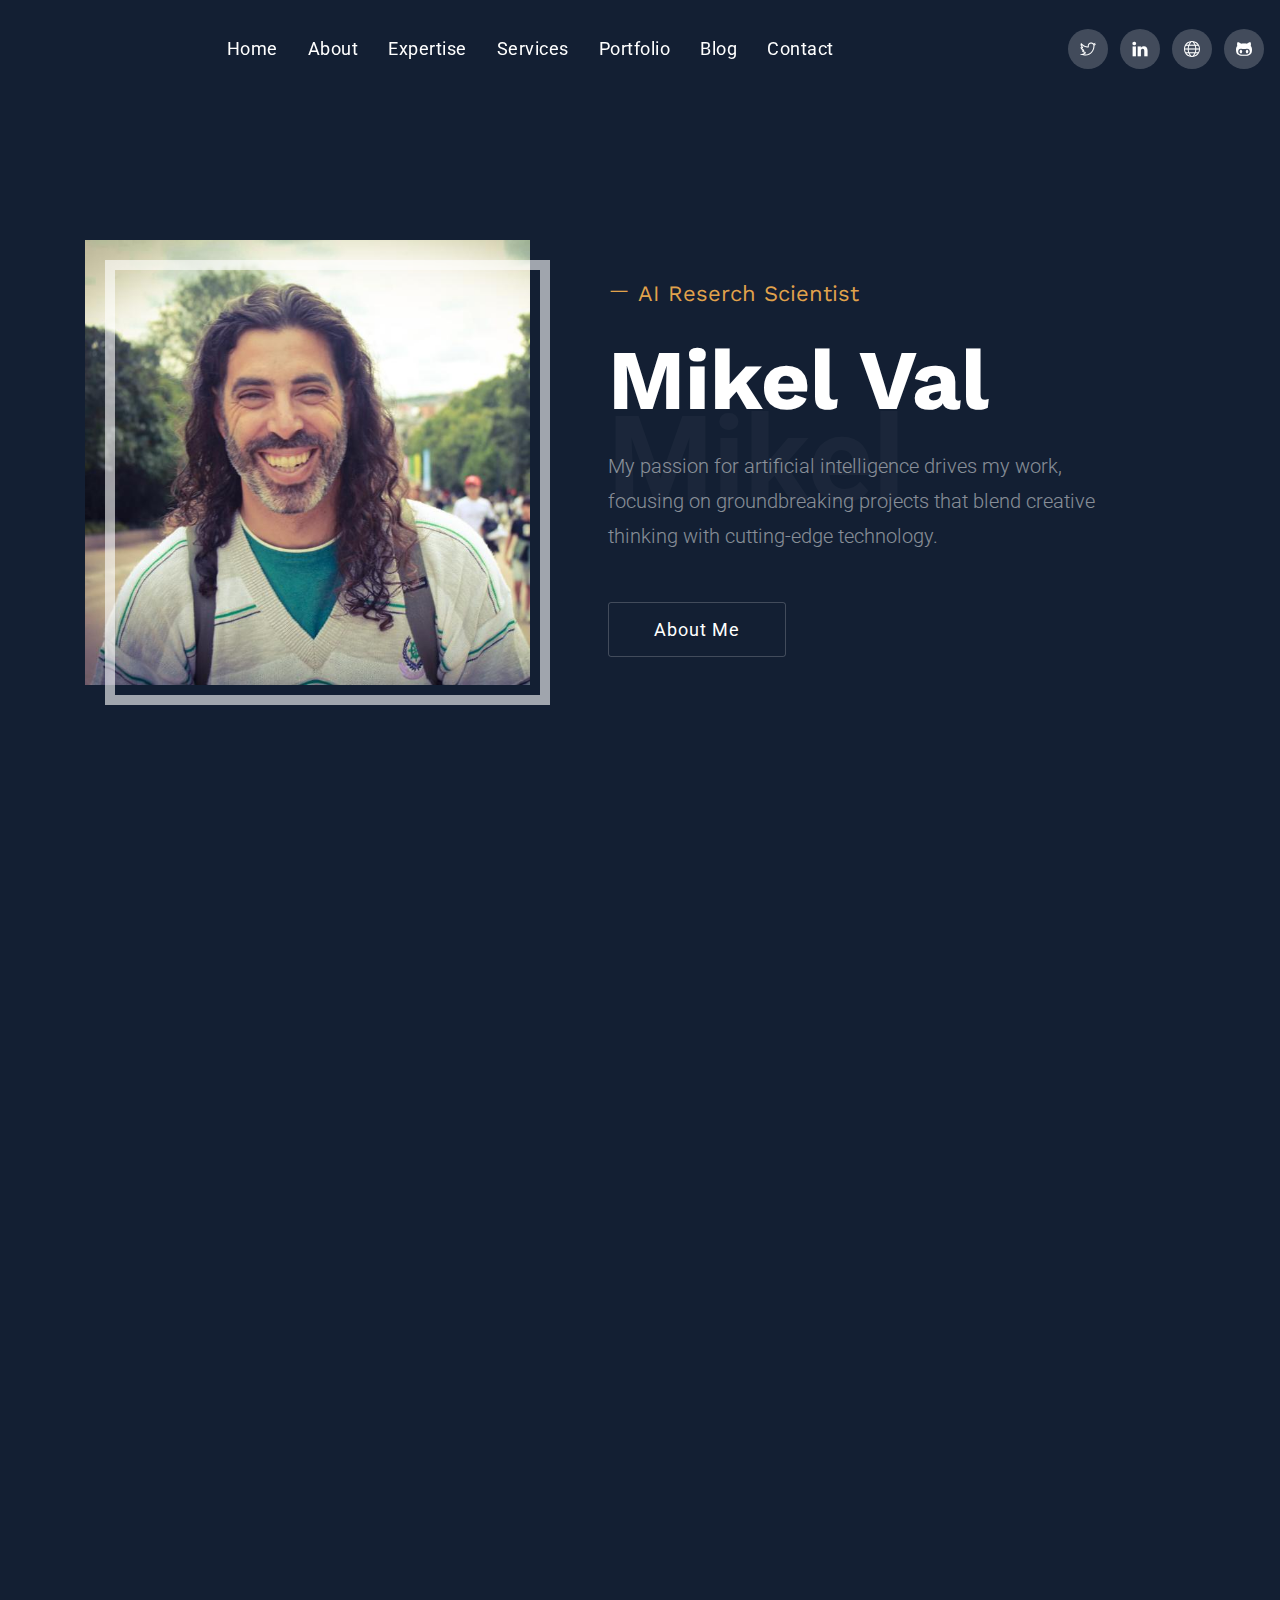
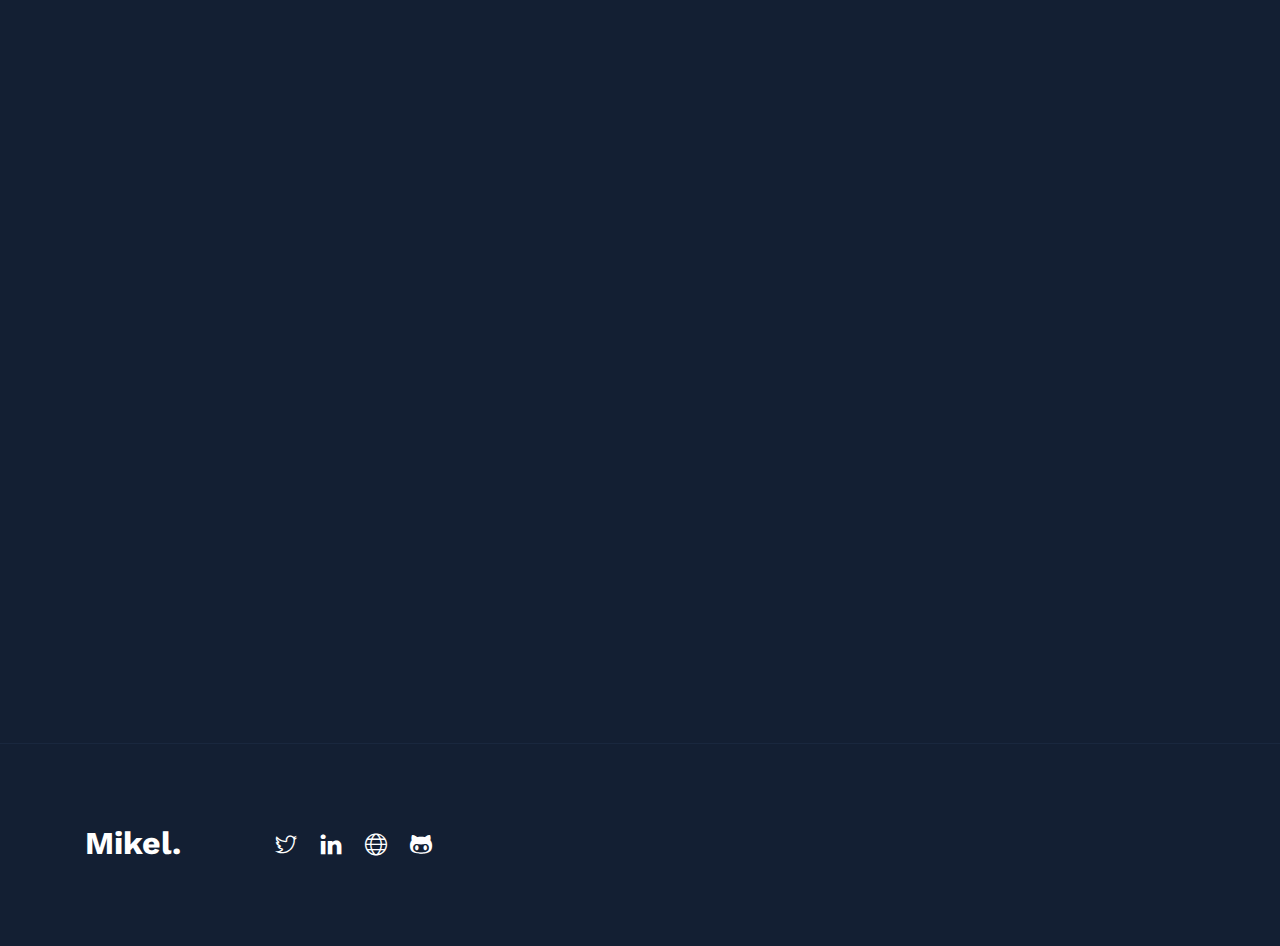
<file: index.html>
<!DOCTYPE html>
<html lang="zxx">
<head>
  <meta http-equiv="Content-Type" content="text/html; charset=UTF-8">
  <meta name="description" content="portfolio,creative,business,company,agency,multipurpose,modern,bootstrap4">
  
  <meta name="author" content="themeturn.com">

  <title>Mikel| Creative portfolio template</title>

  <!-- Mobile Specific Meta-->
  <meta name="viewport" content="width=device-width, initial-scale=1">
  <!-- bootstrap.min css -->
  <link rel="stylesheet" href="plugins/bootstrap/css/bootstrap.min.css">
  <!-- Themeify Icon Css -->
  <link rel="stylesheet" href="plugins/themify/css/themify-icons.css">
  <!-- animate.css -->
  <link rel="stylesheet" href="plugins/animate-css/animate.css">
  <link rel="stylesheet" href="plugins/aos/aos.css">
  <!-- owl carousel -->
  <link rel="stylesheet" href="plugins/owl/assets/owl.carousel.min.css">
  <link rel="stylesheet" href="plugins/owl/assets/owl.theme.default.min.css" >
  <!-- Slick slider CSS -->
  <link rel="stylesheet" href="plugins/slick-carousel/slick/slick.css">
  <link rel="stylesheet" href="plugins/slick-carousel/slick/slick-theme.css">

  <!-- Main Stylesheet -->
  <link rel="stylesheet" href="css/style.css">

</head>

<body class="portfolio" id="top">


<!-- Navigation start -->
<!-- Header Start -->

<nav class="navbar navbar-expand-lg bg-transprent py-4 fixed-top navigation" id="navbar">

	<div class="collapse navbar-collapse text-center" id="navbarsExample09">
		<ul class="navbar-nav mx-auto">
			<li class="nav-item active">
			<a class="nav-link" href="index.html">Home <span class="sr-only">(current)</span></a>
			</li>
			<li class="nav-item"><a class="nav-link smoth-scroll" href="#about">About</a></li>
			<li class="nav-item"><a class="nav-link smoth-scroll" href="#skillbar">Expertise</a></li>
			<li class="nav-item"><a class="nav-link smoth-scroll" href="#service">Services</a></li>
			<li class="nav-item"><a class="nav-link smoth-scroll" href="#portfolio">portfolio</a></li>
			<li class="nav-item"><a class="nav-link smoth-scroll" href="#blog">Blog</a></li>
			<li class="nav-item"><a class="nav-link smoth-scroll" href="#contact">Contact</a></li>
		</ul>

		<ul class="list-inline mb-0 ml-lg-4 nav-social">
			<li class="list-inline-item"><a href="https://twitter.com/Val_82_mikel"><i class="ti-twitter"></i></a></li>
			<li class="list-inline-item"><a href="https://www.linkedin.com/in/mikel-val-calvo-a2757399/"><i class="ti-linkedin"></i></a></li>
			<li class="list-inline-item"><a href="https://www.researchgate.net/profile/Mikel-Calvo"><i class="ti-world"></i></a></li>
			<li class="list-inline-item"><a href="https://github.com/mikelval82"><i class="ti-github"></i></a></li>
		</ul>
	</div>
</nav>


<!-- Navigation End -->

<!-- Banner start -->

<!-- Slider Start -->
<section class="slider py-7 ">
	<div class="container">
		<div class="row align-items-center">
			<div class="col-lg-5 col-sm-12 col-12 col-md-5">
				<div class="slider-img position-relative">
					<img src="images/about/9.jpg" alt="" class="img-fluid w-100">
				</div>
			</div>

			<div class="col-lg-6 col-12 col-md-7">
				<div class="ml-5 position-relative mt-5 mt-lg-0">
					<span class="head-trans">Mikel</span>
					<h1 class="font-weight-normal text-color text-md"><i class="ti-minus mr-2"></i>AI Reserch Scientist</h1>
					<h2 class="mt-3 text-lg mb-3 text-capitalize">Mikel Val</h2>
					<p class="animated fadeInUp lead mt-4 mb-5 text-white-50 lh-35">My passion for artificial intelligence drives my work, focusing on groundbreaking projects that blend creative thinking with cutting-edge technology.</p>
					<a href="#about" class="btn btn-solid-border">About Me</a>
				</div>
			</div>
		</div>
	</div>
</section>
<!-- Banner End -->

<!-- About start -->
<section class="section" id="about" data-aos="fade-up">
	<div class="container">
		<div class="row">
			<div class="col-lg-6 col-md-6">
				<div class="row">
					<div class="col-lg-4">
						<h2><i class="ti-minus"></i>Myself</h2>
					</div>
					<div class="col-lg-8">
						<p class="text-white-50 text-md">Hello! I’m <span class="text-white">Mikel Val Calvo</span>, a passionate and innovative <span class="text-white">Artificial Intelligence Expert</span> with a strong background in <span class="text-white">data processing and machine learning</span>. With extensive experience in developing AI-driven solutions, I blend strategy, design, and technology to drive forward-thinking projects.</p>
						<p class="text-white-50 text-md">I am committed to leveraging the power of AI to create impactful and meaningful applications. Working closely with clients, I aim to deliver <span class="text-white">customized, cutting-edge solutions</span> that align with their unique needs and objectives.</p>
					</div>


				</div>
			</div>
			<div class="col-lg-6 mt-5 mt-lg-0 mt-md-0 col-md-6">
				<div class="row">
					<div class="col-lg-3">
						<h2><i class="ti-minus"></i>Skills</h2>
					</div>
					<div class="col-lg-9 pl-5">
						<p class="text-white-50 text-md">
							As a multi-lingual professional with expertise in AI and machine learning, I bring a unique blend of technical and collaborative skills to every project.
						</p>

						<ul class="list-unstyled lh-45">
							<li> <i class="ti-check mr-3 text-color"></i><span class="text-white-50">Data Processing and Analysis</span> - Machine Learning, Deep Learning, Python</li>
							<li><i class="ti-check mr-3 text-color"></i><span class="text-white-50">Programming</span> - PyTorch, Scikit-Learn, Pandas, Scipy, Numpy</li>
							<li><i class="ti-check mr-3 text-color"></i><span class="text-white-50">Team Collaboration</span> - Interpersonal Skills, Critical Thinking, Decision-Making</li>
							<li><i class="ti-check mr-3 text-color"></i><span class="text-white-50">Language Proficiency</span> - English, Spanish, Basque, Conversational Valencian</li>
						</ul>
					</div>

				</div>
			</div>
		</div>

		
	</div>
</section>
<!-- About End -->

<!-- Skills start -->
<section class="section bg-gray" id="skillbar" data-aos="fade-up">
	<div class="container">
		<div class="row justify-content-center">
			<div class="col-lg-8">
				<div class="section-title text-center">
					<span class="text-color mb-0 text-uppercase letter-spacing text-sm"><i class="ti-minus mr-2"></i>Skills Set</span>
					<h2 class="title">Expertise</h2>
				</div>
			</div>
		</div>
		<div class="row">
			<div class="col-lg-6 col-md-6">
				<div class="skill-bar mb-4 mb-lg-0">
					<div class="mb-4 text-right"><h4 class="font-weight-normal">Machine Learning </h4></div>
					<div class="progress">
						<div class="progress-bar" data-percent="80">
							<span class="percent-text"><span class="count">80</span>%</span>
						</div>
					</div>
				</div>
			</div>
			<div class="col-lg-6 col-md-6">
				<div class="skill-bar mb-4 mb-lg-0">
					<div class="mb-4 text-right"><h4 class="font-weight-normal">Data Analysis</h4></div>
					<div class="progress">
						<div class="progress-bar" data-percent="95">
							<span class="percent-text"><span class="count">95</span>%</span>
						</div>
					</div>
				</div>
			</div>

			<div class="col-lg-6 col-md-6">
				<div class="skill-bar mb-4 mb-lg-0">
					<div class="mb-4 text-right"><h4 class="font-weight-normal">Python Programming </h4></div>
					<div class="progress">
						<div class="progress-bar" data-percent="70">
							<span class="percent-text"><span class="count">70</span>%</span>
						</div>
					</div>
				</div>
			</div>
			<div class="col-lg-6 col-md-6">
				<div class="skill-bar mb-4 mb-lg-0">
					<div class="mb-4 text-right"><h4 class="font-weight-normal">AI Research</h4></div>
					<div class="progress">
						<div class="progress-bar" data-percent="85">
							<span class="percent-text"><span class="count">85</span>%</span>
						</div>
					</div>
				</div>
			</div>
			<div class="col-lg-6 col-md-6">
				<div class="skill-bar mb-4 mb-lg-0">
					<div class=" mb-4 text-right"><h4 class="font-weight-normal">Deep Learning</h4></div>
					<div class="progress">
						<div class="progress-bar" data-percent="60">
							<span class="percent-text"><span class="count">60</span>%</span>
						</div>
					</div>
				</div>
			</div>
			<div class="col-lg-6 col-md-6">
				<div class="skill-bar mb-4 mb-lg-0">
					<div class=" mb-4 text-right"><h4 class="font-weight-normal">Natural Language Processing</h4></div>
					<div class="progress">
						<div class="progress-bar" data-percent="82">
							<span class="percent-text"><span class="count">82</span>%</span>
						</div>
					</div>
				</div>
			</div>
		</div>
	</div>
</section>	

<!-- Skills End -->

<!-- Service start -->
<section class="section bg-gray" id="service" data-aos="fade-up">
	<div class="container">
		<div class="row justify-content-center">
			<div class="col-lg-8">
				<div class="section-title text-center">
					<span class="text-color mb-0 text-uppercase letter-spacing text-sm"><i class="ti-minus mr-2"></i>What i do</span>
					<h2 class="title">Services</h2>
				</div>
			</div>
		</div>

		<div class="row no-gutters">
			<div class="col-lg-4 col-md-6">
				<div class="card p-5 rounded-0">
					<i class="ti-direction-alt text-lg-2 text-muted"></i>
					<h3 class="my-4 text-capitalize">AI Strategy and Consultation</h3>
					<p>Offering expert guidance in integrating AI into business strategies.</p>
				</div>
			</div>
			<div class="col-lg-4 col-md-6">
				<div class="card p-5 rounded-0">
					<i class="ti-rocket text-lg-2 text-muted"></i>
					<h3 class="my-4 text-capitalize">Machine Learning Development</h3>
					<p>Specializing in developing and implementing advanced machine learning models.</p>
				</div>
			</div>
			<div class="col-lg-4 col-md-6">
				<div class="card p-5 rounded-0">
					<i class="ti-stats-up text-lg-2 text-muted"></i>
					<h3 class="my-4 text-capitalize">Data Analysis and Visualization</h3>
					<p>Providing comprehensive data analysis services, including insightful visualizations.</p>
				</div>
			</div>

			<div class="col-lg-4 col-md-6">
				<div class="card p-5 rounded-0">
					<i class="ti-write text-lg-2 text-muted"></i>
					<h3 class="my-4 text-capitalize">Python Programming for AI</h3>
					<p>Expert Python programming specifically tailored for AI applications.</p>
				</div>
			</div>
			<div class="col-lg-4 col-md-6">
				<div class="card p-5 rounded-0">
					<i class="ti-search text-lg-2 text-muted"></i>
					<h3 class="my-4 text-capitalize">AI-Driven Research and Development</h3>
					<p>Conducting cutting-edge research in AI, contributing to the advancement of the field.</p>
				</div>
			</div>
			<div class="col-lg-4 col-md-6">
				<div class="card  p-5 rounded-0">
					<i class="ti-game text-lg-2 text-muted"></i>
					<h3 class="my-4 text-capitalize">Custom AI Solution Development</h3>
					<p>Creating bespoke AI solutions tailored to specific client needs and challenges.</p>
				</div>
			</div>
		</div>

		<div class="row align-items-center mt-5" data-aos="fade-up">
			<div class="col-lg-6 mt-5">
				<h2 class="mb-5 text-lg-2 text-white-50">Let's <span class="text-white">work together</span> on your next project </h2>
			</div>
			<!-- TODO
			<div class="col-lg-4 ml-auto text-right">
				<a href="#contact" class="btn btn-main text-white smoth-scroll">Hire Me</a>
			</div>
			-->
		</div>
	</div>
</section>
<!-- Service End -->

<!-- Portfolio start -->
<!--
<section class="section" id="portfolio" data-aos="fade-up">
	<div class="container">
		<div class="row justify-content-center">
			<div class="col-lg-8">
				<div class="section-title text-center">
					<span class="text-color mb-0 text-uppercase letter-spacing text-sm"><i class="ti-minus"></i>works</span>
					<h2 class="title">Portfolio</h2>
				</div>
			</div>
		</div>
	</div>

	<div class="container-fluid">
		<div class="row">
			<div class="post_gallery owl-carousel owl-theme">
				<div class="item">
					<div class="portfolio-item position-relative">
						<img src="images/portfolio/3.jpg" alt="" class="img-fluid">

						<div class="portoflio-item-overlay">
							<a href="portfolio-single.html"><i class="ti-plus"></i></a>
						</div>
					</div>
					<div class="text mt-3">
						<h4 class="mb-1 text-capitalize">Web development</h4>
						<p class="text-uppercase letter-spacing text-sm">wordpress</p>
					</div>
				</div>
				<div class="item">
					<div class="portfolio-item position-relative">
						<img src="images/portfolio/4.jpg" alt="" class="img-fluid">

						<div class="portoflio-item-overlay">
							<a href="portfolio-single.html"><i class="ti-plus"></i></a>
						</div>
					</div>
					<div class="text mt-3">
						<h4 class="mb-1 text-capitalize">Web development</h4>
						<p class="text-uppercase letter-spacing text-sm">wordpress</p>
					</div>
				</div>
				<div class="item">
					<div class="portfolio-item position-relative">
						<img src="images/portfolio/5.jpg" alt="" class="img-fluid">

						<div class="portoflio-item-overlay">
							<a href="portfolio-single.html"><i class="ti-plus"></i></a>
						</div>
					</div>
					<div class="text mt-3">
						<h4 class="mb-1 text-capitalize">Web development</h4>
						<p class="text-uppercase letter-spacing text-sm">wordpress</p>
					</div>
				</div>
				<div class="item">
					<div class="portfolio-item position-relative">
						<img src="images/portfolio/6.jpg" alt="" class="img-fluid">

						<div class="portoflio-item-overlay">
							<a href="portfolio-single.html"><i class="ti-plus"></i></a>
						</div>
					</div>
					<div class="text mt-3">
						<h4 class="mb-1 text-capitalize">Web development</h4>
						<p class="text-uppercase letter-spacing text-sm">wordpress</p>
					</div>
				</div>
				<div class="item">
					<div class="portfolio-item position-relative">
						<img src="images/portfolio/1.jpg" alt="" class="img-fluid">

						<div class="portoflio-item-overlay">
							<a href="portfolio-single.html"><i class="ti-plus"></i></a>
						</div>
					</div>
					<div class="text mt-3">
						<h4 class="mb-1 text-capitalize">Web development</h4>
						<p class="text-uppercase letter-spacing text-sm">wordpress</p>
					</div>
				</div>
				<div class="item">
					<div class="portfolio-item position-relative">
						<img src="images/portfolio/2.jpg" alt="" class="img-fluid">

						<div class="portoflio-item-overlay">
							<a href="portfolio-single.html"><i class="ti-plus"></i></a>
						</div>
					</div>
					<div class="text mt-3">
						<h4 class="mb-1 text-capitalize">Web development</h4>
						<p class="text-uppercase letter-spacing text-sm">wordpress</p>
					</div>
				</div>
			</div>
		</div>
	</div>
</section>
-->
<!-- Portfolio End -->


<!-- Blog start -->
<!--
<section class="section border-top-1" id="blog" data-aos="fade-up">
	<div class="container">
		<div class="row justify-content-center">
			<div class="col-lg-8">
				<div class="section-title text-center">
					<span class="text-color mb-0 text-uppercase letter-spacing text-sm"> <i class="ti-minus mr-2"></i>blog news</span>
					<h1 class="title">Latest Article</h1>
				</div>
			</div>
		</div>

		<div class="row">
			<div class="col-lg-4 col-md-6">
				<div class="position-relative blog-item mb-5 mb-lg-0">
					<img src="images/blog/img1.jpg" alt="blog-1" class="img-fluid">

					<div class="blog-item-meta mb-3">
						<span><i class="ti-user mr-2"></i>by Admin</span>
						<span class="text-muted mx-2"> | </span>
						<span class="text-white-50">Photography</span>
					</div>

					<div class="pl-4">
						<a href="blog-single.html"><h3 class="mb-4 ">20 Best Startup Ideas for Designers</h3></a>

						<a href="blog-single.html" class="learn-more text-uppercase text-sm"><i class="ti-arrow-right mr-2"></i>Learn more</a>
					</div>
				</div>
			</div>
			<div class="col-lg-4 col-md-6">
				<div class="position-relative blog-item mb-5 mb-lg-0">
					<img src="images/blog/img3.jpg" alt="blog-1" class="img-fluid">

					<div class="blog-item-meta mb-3">
						<span><i class="ti-user mr-2"></i>by Admin</span>
						<span class="text-muted mx-2"> | </span>
						<span class="text-white-50">Branding</span>
					</div>
					<div class="pl-4">
						<a href="blog-single.html"><h3 class="mb-4">How to Incorporate Branding into Your Event</h3></a>

						<a href="blog-single.html" class="learn-more text-uppercase text-sm"><i class="ti-arrow-right mr-2 show"></i>Learn more</a>
					</div>
				</div>
			</div>
			<div class="col-lg-4 col-md-6">
				<div class="position-relative blog-item mb-5 mb-lg-0">
					<img src="images/blog/img1.jpg" alt="blog-1" class="img-fluid">

					<div class="blog-item-meta mb-3">
						<span><i class="ti-user mr-2"></i>by Admin</span>
						<span class="text-muted mx-2"> | </span>
						<span class="text-white-50">Marketing</span>
					</div>
					<div class="pl-4">
						<a href="blog-single.html"><h3 class="mb-4 ">The Value of Video in Content Marketing</h3></a>
						<a href="blog-single.html" class="learn-more text-uppercase text-sm"><i class="ti-arrow-right mr-2"></i>Learn more</a>
					</div>
				</div>
			</div>
		</div>
	</div>
</section>
-->
<!-- Blog End -->

<!-- Contact start -->
<!--
<section class="section" id="contact" data-aos="fade-up">
	<div class="container">
		<div class="row justify-content-center">
			<div class="col-lg-8">
				<div class="section-title text-center">
					<span class="text-color mb-0 text-uppercase letter-spacing text-sm"> <i class="ti-minus mr-2"></i>Contact</span>
					<h1 class="title">Get in Touch</h1>
				</div>
			</div>
		</div>

		<div class="row justify-content-center">
			<div class="col-lg-8">
					<form class="contact__form form-row contact-form" method="post" action="#" id="contactForm">
					 <div class="row">
                        <div class="col-12">
                            <div class="alert alert-success contact__msg" style="display: none" role="alert">
                                Your message was sent successfully.
                            </div>
                        </div>
                    </div>
					<div class="form-group col-lg-6 mb-5">
						<input type="text" id="name" name="name" class="form-control bg-transparent" placeholder="Your Name">
					</div>
					<div class="form-group col-lg-6 mb-5">
						<input type="text" name="email" id="email" class="form-control bg-transparent" placeholder="Your Email">
					</div>
					<div class="form-group col-lg-12 mb-5">
						<input type="text" name="subject" id="subject" class="form-control bg-transparent" placeholder="Your Subject">
					</div>
					
					<div class="form-group col-lg-12 mb-5">
						<textarea id="message" name="message" cols="30" rows="6" class="form-control bg-transparent" placeholder="Your Message"></textarea>
						
						<div class="text-center">
							 <input class="btn btn-main text-white mt-5" id="submit" name="submit" type="submit" class="btn btn-hero" value="Send Message">
						</div>
					</div>
				</form>
			</div>
		</div>
	</div>
</section>
-->
<!-- Contact End -->

<!-- Footer start -->
<footer class="footer border-top-1">
	<div class="container">
		<div class="row align-items-center text-center text-lg-left">
			<div class="col-lg-2">
				<h2 class="logo mb-4">Mikel.</h2>
			</div>

			<div class="col-lg-5">
				<ul class="list-inline footer-socials ">
					<li class="list-inline-item"><a href="https://twitter.com/Val_82_mikel"><i class="ti-twitter"></i></a></li>
					<li class="list-inline-item"><a href="https://www.linkedin.com/in/mikel-val-calvo-a2757399/"><i class="ti-linkedin"></i></a></li>
					<li class="list-inline-item"><a href="https://www.researchgate.net/profile/Mikel-Calvo"><i class="ti-world"></i></a></li>
					<li class="list-inline-item"><a href="https://github.com/mikelval82"><i class="ti-github"></i></a></li>
				</ul>
			</div>
		</div>
	</div>
</footer>
<!-- Footer End -->


    <!-- 
    Essential Scripts
    =====================================-->

    <!-- jQuery first, then Popper.js, then Bootstrap JS -->
    <!-- Main jQuery -->
    <script src="plugins/jquery/jquery.min.js"></script>
    <!-- Bootstrap 4.3.1 -->
    <script src="plugins/bootstrap/js/popper.js"></script>
    <script src="plugins/bootstrap/js/bootstrap.min.js"></script>
    <script src="plugins/nav/jquery.easing.1.3.html"></script>
    
    <!-- Slick Slider -->
    <script src="plugins/slick-carousel/slick/slick.min.js"></script>
    <script src="plugins/owl/owl.carousel.min.js"></script>
  
    <!-- Skill COunt -->
    <script src="plugins/counto/apear.js"></script>
    <script src="plugins/counto/counTo.js"></script>
    <!-- AOS Animation -->
    <script src="plugins/aos/aos.js"></script>
    
    <script src="js/script.js"></script>
    <script src="js/ajax-contact.html"></script>

  </body>
</html>
</file>
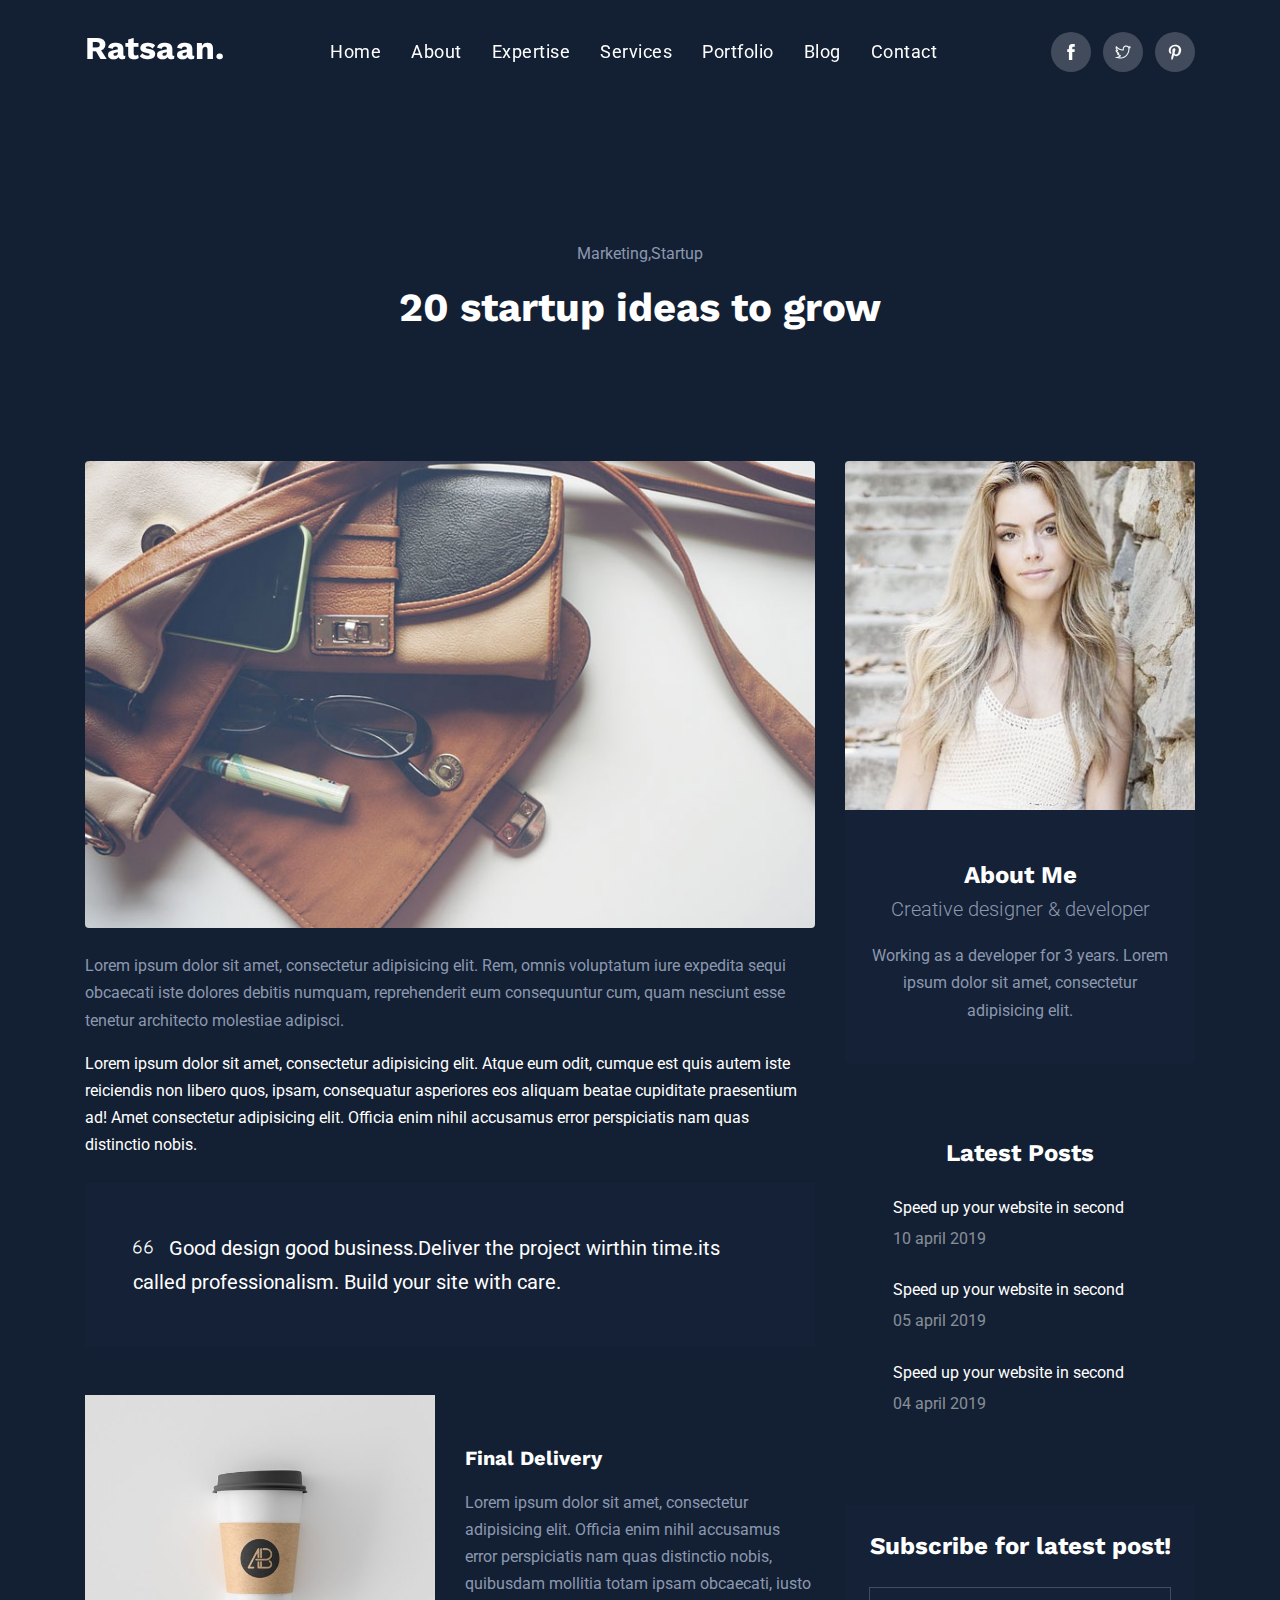
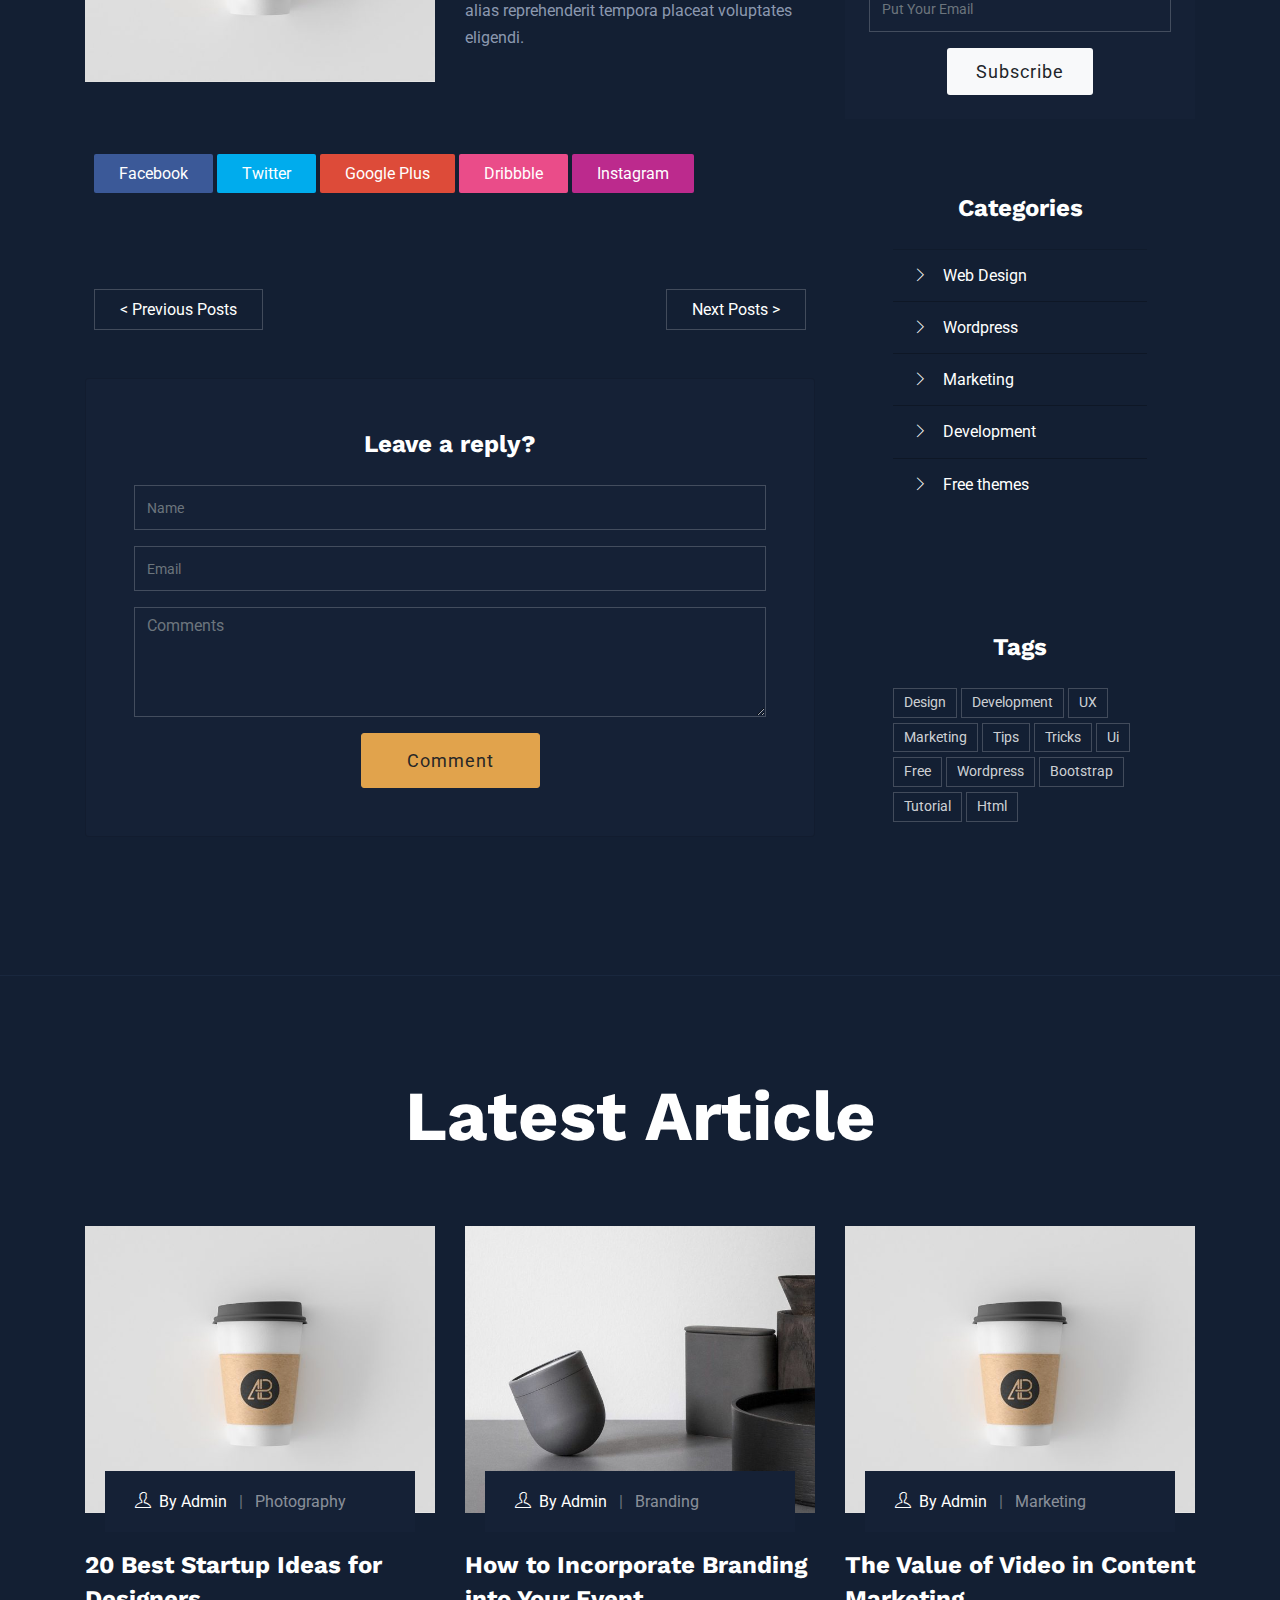
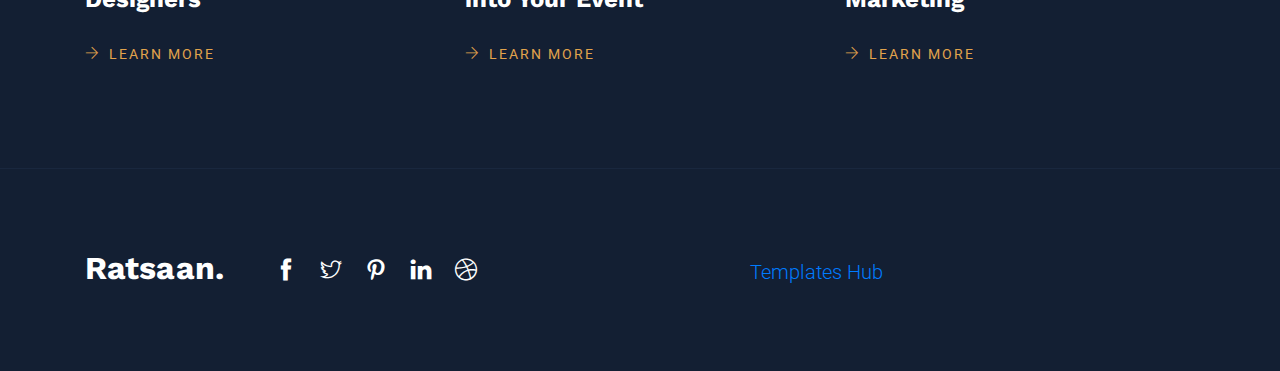
<file: blog-single.html>
<!DOCTYPE html>
<html lang="zxx">
<head>
  <meta http-equiv="Content-Type" content="text/html; charset=UTF-8">
  <meta name="description" content="portfolio,creative,business,company,agency,multipurpose,modern,bootstrap4">
  
  <meta name="author" content="themeturn.com">

  <title>Ratsaan| Creative portfolio template</title>

  <!-- Mobile Specific Meta-->
  <meta name="viewport" content="width=device-width, initial-scale=1">
  <!-- bootstrap.min css -->
  <link rel="stylesheet" href="plugins/bootstrap/css/bootstrap.min.css">
  <!-- Themeify Icon Css -->
  <link rel="stylesheet" href="plugins/themify/css/themify-icons.css">
  <!-- animate.css -->
  <link rel="stylesheet" href="plugins/animate-css/animate.css">
  <link rel="stylesheet" href="plugins/aos/aos.css">
  <!-- owl carousel -->
  <link rel="stylesheet" href="plugins/owl/assets/owl.carousel.min.css">
  <link rel="stylesheet" href="plugins/owl/assets/owl.theme.default.min.css" >
  <!-- Slick slider CSS -->
  <link rel="stylesheet" href="plugins/slick-carousel/slick/slick.css">
  <link rel="stylesheet" href="plugins/slick-carousel/slick/slick-theme.css">

  <!-- Main Stylesheet -->
  <link rel="stylesheet" href="css/style.css">

</head>

<body class="portfolio" id="top">

<!-- Header Start --> 

<nav class="navbar navbar-expand-lg bg-transprent py-4 fixed-top navigation" id="navbar">
	<div class="container">
	  <a class="navbar-brand" href="index-2.html">
	  	<h2 class="logo">Ratsaan.</h2>
	  </a>
	  <button class="navbar-toggler" type="button" data-toggle="collapse" data-target="#navbarsExample09" aria-controls="navbarsExample09" aria-expanded="false" aria-label="Toggle navigation">
		<span class="ti-view-list"></span>
	  </button>
  
	  <div class="collapse navbar-collapse text-center" id="navbarsExample09">
			<ul class="navbar-nav mx-auto">
			  <li class="nav-item active">
				<a class="nav-link" href="index-2.html">Home <span class="sr-only">(current)</span></a>
			  </li>
			   <li class="nav-item"><a class="nav-link smoth-scroll" href="index-2.html#about">About</a></li>
			   <li class="nav-item"><a class="nav-link smoth-scroll" href="index-2.html#skillbar">Expertise</a></li>
			   <li class="nav-item"><a class="nav-link smoth-scroll" href="index-2.html#service">Services</a></li>
			   <li class="nav-item"><a class="nav-link smoth-scroll" href="index-2.html#portfolio">portfolio</a></li>
			   <li class="nav-item"><a class="nav-link smoth-scroll" href="index-2.html#blog">Blog</a></li>
			   <li class="nav-item"><a class="nav-link smoth-scroll" href="index-2.html#contact">Contact</a></li>
			</ul>

		  	<ul class="list-inline mb-0 ml-lg-4 nav-social">
			  	<li class="list-inline-item"><a href="#"><i class="ti-facebook"></i></a></li>
			  	<li class="list-inline-item"><a href="#"><i class="ti-twitter"></i></a></li>
			  	<li class="list-inline-item"><a href="#"><i class="ti-pinterest"></i></a></li>
		  	</ul>
	  </div>
	</div>
</nav>


<section class="page-title">
  <div class="container">
    <div class="row justify-content-center">
      <div class="col-lg-8">
          <div class="page-title text-center">
             <p>Marketing,Startup</p>
              <h1>20 startup ideas to grow</h1>
          </div>
      </div>
    </div>
  </div>
</section>


<section class="section portfolio-single pt-0">
    <div class="container">
        <div class="row justify-content-center">
            <div class="col-lg-8 col-md-12">
                <img src="images/portfolio/b8.jpg" alt="" class="img-fluid rounded">

                <p class="mt-4 ">Lorem ipsum dolor sit amet, consectetur adipisicing elit. Rem, omnis voluptatum iure expedita sequi obcaecati iste dolores debitis numquam, reprehenderit eum consequuntur cum, quam nesciunt esse tenetur architecto molestiae adipisci.</p>

                Lorem ipsum dolor sit amet, consectetur adipisicing elit. Atque eum odit, cumque est quis autem iste reiciendis non libero quos, ipsam, consequatur asperiores eos aliquam beatae cupiditate praesentium ad! Amet consectetur adipisicing elit. Officia enim nihil accusamus error perspiciatis nam quas distinctio nobis.
                
                <blockquote class="blockquote bg-gray p-5 my-4">
                    <i class="ti-quote-left mr-3"></i>Good design good business.Deliver the project wirthin time.its called professionalism. Build your site with care.
                </blockquote>

                <div class="row mt-5">
                    <div class="col-lg-6">
                        <img src="images/portfolio/img1.jpg" alt="" class="img-fluid">
                    </div>
                    <div class="col-lg-6">
                        <h4 class="mt-5 mb-3">Final Delivery</h4>
                        <p>Lorem ipsum dolor sit amet, consectetur adipisicing elit. Officia enim nihil accusamus error perspiciatis nam quas distinctio nobis, quibusdam mollitia totam ipsam obcaecati, iusto alias reprehenderit tempora placeat voluptates eligendi.</p>
                    </div>
                </div>

                 <div class="row mt-5 p-4">
                   <div class="post-share">
                        <a href="#" class="facebook">Facebook</a>
                        <a href="#" class="twitter">Twitter</a>
                        <a href="#" class="googleplus">Google Plus</a>
                        <a href="#" class="dribbble">Dribbble</a>
                        <a href="#" class="instagram">Instagram</a>
                   </div>
                </div>

                 <div class="row align-items-center justify-content-between blog-navigation mt-5 p-4">
                    <a href="#">< Previous Posts</a>
                    <a href="#">Next Posts ></a>
                </div>
                <div class="card bg-gray p-5 mt-4">
                        <h3 class="text-center mb-4">Leave a reply?</h3>
                        <form action="#" class="comment-form">
                            <div class="form-group">
                                <input type="text" class="form-control bg-transparent" placeholder="Name">
                            </div>
                             <div class="form-group"> 
                                <input type="text" class="form-control  bg-transparent"  placeholder="Email">
                            </div>
                              <div class="form-group">
                                <textarea name="cmnt" id="cmnt" cols="30" rows="4" placeholder="Comments" class="form-control  bg-transparent"></textarea>
                            </div>
                            <div class="text-center">
                                <a href="#" class="btn btn-main">Comment</a>
                            </div>
                        </form>
                    </div>    

            </div>

            <div class="col-lg-4 col-md-6">
                <div class="blog-sidebar mt-5 mt-lg-0">
                    <div class="bg-gray rounded-bottom">
                        <img src="images/blog/author.jpg" alt="" class="img-fluid rounded-top w-100">
                        <div class="text-center p-4">
                            <h3 class="mt-4 mb-0">About Me</h3>
                            <p class="lead">Creative designer & developer</p>
                            <p>Working as a developer for 3 years. Lorem ipsum dolor sit amet, consectetur adipisicing elit.</p>
                        </div>
                    </div>

                     <div class="p-5 mt-4">
                        <h3 class="text-center mb-4">Latest Posts</h3>
                        <ul class="list-unstyled">
                            <li>
                                <a href="#" class="text-white d-block mb-1">Speed up your website in second</a>
                                <span class="text-white-50">10 april 2019</span>
                            </li>
                             <li class="my-4">
                                <a href="#" class="text-white d-block mb-1">Speed up your website in second</a>
                                <span class="text-white-50">05 april 2019</span>
                            </li>
                             <li>
                                <a href="#" class="text-white d-block mb-1">Speed up your website in second</a>
                                <span class="text-white-50">04 april 2019</span>
                            </li>

                        </ul>
                    </div>
                   
                    <div class="subscribe bg-gray p-4 mt-4">
                        <h3 class="text-center mb-4">Subscribe for latest post!</h3>
                        <input type="text" class="form-control bg-transparent mb-3" placeholder="Put Your Email">
                         <div class="text-center">
                             <a href="#" class="btn btn-light btn-small">Subscribe</a>
                         </div>
                    </div>

                    <div class="category p-5 mt-4">
                        <h3 class="text-center mb-4">Categories</h3>
                        <ul class="list-group list-group-flush bg-transparent">
                          <li class="list-group-item bg-transparent"><i class="ti-angle-right mr-3 text-sm"></i>Web Design</li>
                          <li class="list-group-item bg-transparent"><i class="ti-angle-right mr-3 text-sm"></i>Wordpress</li>
                          <li class="list-group-item bg-transparent"><i class="ti-angle-right mr-3 text-sm"></i>Marketing</li>
                          <li class="list-group-item bg-transparent"><i class="ti-angle-right mr-3 text-sm"></i>Development</li>
                          <li class="list-group-item bg-transparent"><i class="ti-angle-right mr-3 text-sm"></i>Free themes</li>
                        </ul>
                    </div>
                    <div class="tags p-5 mt-4">
                        <h3 class="text-center mb-4">Tags</h3>
                        <a href="#">Design</a>
                        <a href="#">Development</a>
                        <a href="#">UX</a>
                        <a href="#">Marketing</a>
                        <a href="#">Tips</a>
                        <a href="#">Tricks</a>
                        <a href="#">Ui</a>
                        <a href="#">Free</a>
                        <a href="#">Wordpress</a>
                        <a href="#">bootstrap</a>
                        <a href="#">Tutorial</a>
                        <a href="#">Html</a>
                    </div>

                </div>
            </div>
        </div>
    </div>
</section>

<section class="section border-top-1" id="blog">
	<div class="container">
		<div class="row justify-content-center">
			<div class="col-lg-8">
				<div class="section-title text-center">
					<h1 class="title">Latest article</h1>
				</div>
			</div>
		</div>

		<div class="row">
			<div class="col-lg-4 col-md-6">
				<div class="position-relative blog-item mb-5 mb-lg-0 ">
					<img src="images/blog/img1.jpg" alt="blog-1" class="img-fluid">

					<div class="blog-item-meta mb-3">
						<span><i class="ti-user mr-2"></i>by Admin</span>
						<span class="text-muted mx-2"> | </span>
						<span class="text-white-50">Photography</span>
					</div>

					<a href="blog-single.html"><h3 class="mb-4 ">20 Best Startup Ideas for Designers</h3></a>
					<a href="blog-single.html" class="learn-more text-uppercase text-sm"><i class="ti-arrow-right mr-2"></i>Learn more</a>
				</div>
			</div>
			<div class="col-lg-4 col-md-6">
				<div class="position-relative blog-item mb-5 mb-lg-0 ">
					<img src="images/blog/img3.jpg" alt="blog-1" class="img-fluid">

					<div class="blog-item-meta mb-3">
						<span><i class="ti-user mr-2"></i>by Admin</span>
						<span class="text-muted mx-2"> | </span>
						<span class="text-white-50">Branding</span>
					</div>

					<a href="blog-single.html"><h3 class="mb-4">How to Incorporate Branding into Your Event</h3></a>
					<a href="blog-single.html" class="learn-more text-uppercase text-sm"><i class="ti-arrow-right mr-2 show"></i>Learn more</a>
				</div>
			</div>
			<div class="col-lg-4 col-md-6">
				<div class="position-relative blog-item">
					<img src="images/blog/img1.jpg" alt="blog-1" class="img-fluid">

					<div class="blog-item-meta mb-3">
						<span><i class="ti-user mr-2"></i>by Admin</span>
						<span class="text-muted mx-2"> | </span>
						<span class="text-white-50">Marketing</span>
					</div>

					<a href="blog-single.html"><h3 class="mb-4 ">The Value of Video in Content Marketing</h3></a>
					<a href="blog-single.html" class="learn-more text-uppercase text-sm"><i class="ti-arrow-right mr-2"></i>Learn more</a>
				</div>
			</div>
		</div>
	</div>
</section>

<footer class="footer border-top-1">
	<div class="container">
		<div class="row align-items-center text-center text-lg-left">
			<div class="col-lg-2">
				<h2 class="logo mb-4">Ratsaan.</h2>
			</div>

			<div class="col-lg-5">
				<ul class="list-inline footer-socials ">
					<li class="list-inline-item"><a href="#"><i class="ti-facebook"></i></a></li>
					<li class="list-inline-item"><a href="#"><i class="ti-twitter"></i></a></li>
					<li class="list-inline-item"><a href="#"><i class="ti-pinterest"></i></a></li>
					<li class="list-inline-item"><a href="#"><i class="ti-linkedin"></i></a></li>
					<li class="list-inline-item"><a href="#"><i class="ti-dribbble"></i></a></li>
				</ul>
			</div>
			<div class="col-lg-5">
				<p class="lead"><span class="text-color"><a target="_blank" href="https://www.templateshub.net">Templates Hub</a></p>
				<a href="#top" class="backtop smoth-scroll"><i class="ti-angle-up"></i></a>
			</div>
		</div>
	</div>
</footer>

    <!-- 
    Essential Scripts
    =====================================-->

    <!-- jQuery first, then Popper.js, then Bootstrap JS -->
    <!-- Main jQuery -->
    <script src="plugins/jquery/jquery.min.js"></script>
    <!-- Bootstrap 4.3.1 -->
    <script src="plugins/bootstrap/js/popper.js"></script>
    <script src="plugins/bootstrap/js/bootstrap.min.js"></script>
    <script src="plugins/nav/jquery.easing.1.3.html"></script>
    
    <!-- Slick Slider -->
    <script src="plugins/slick-carousel/slick/slick.min.js"></script>
    <script src="plugins/owl/owl.carousel.min.js"></script>
  
    <!-- Skill COunt -->
    <script src="plugins/counto/apear.js"></script>
    <script src="plugins/counto/counTo.js"></script>
    <!-- AOS Animation -->
    <script src="plugins/aos/aos.js"></script>
    
    <script src="js/script.js"></script>
    <script src="js/ajax-contact.html"></script>

  </body>
</html>
</file>
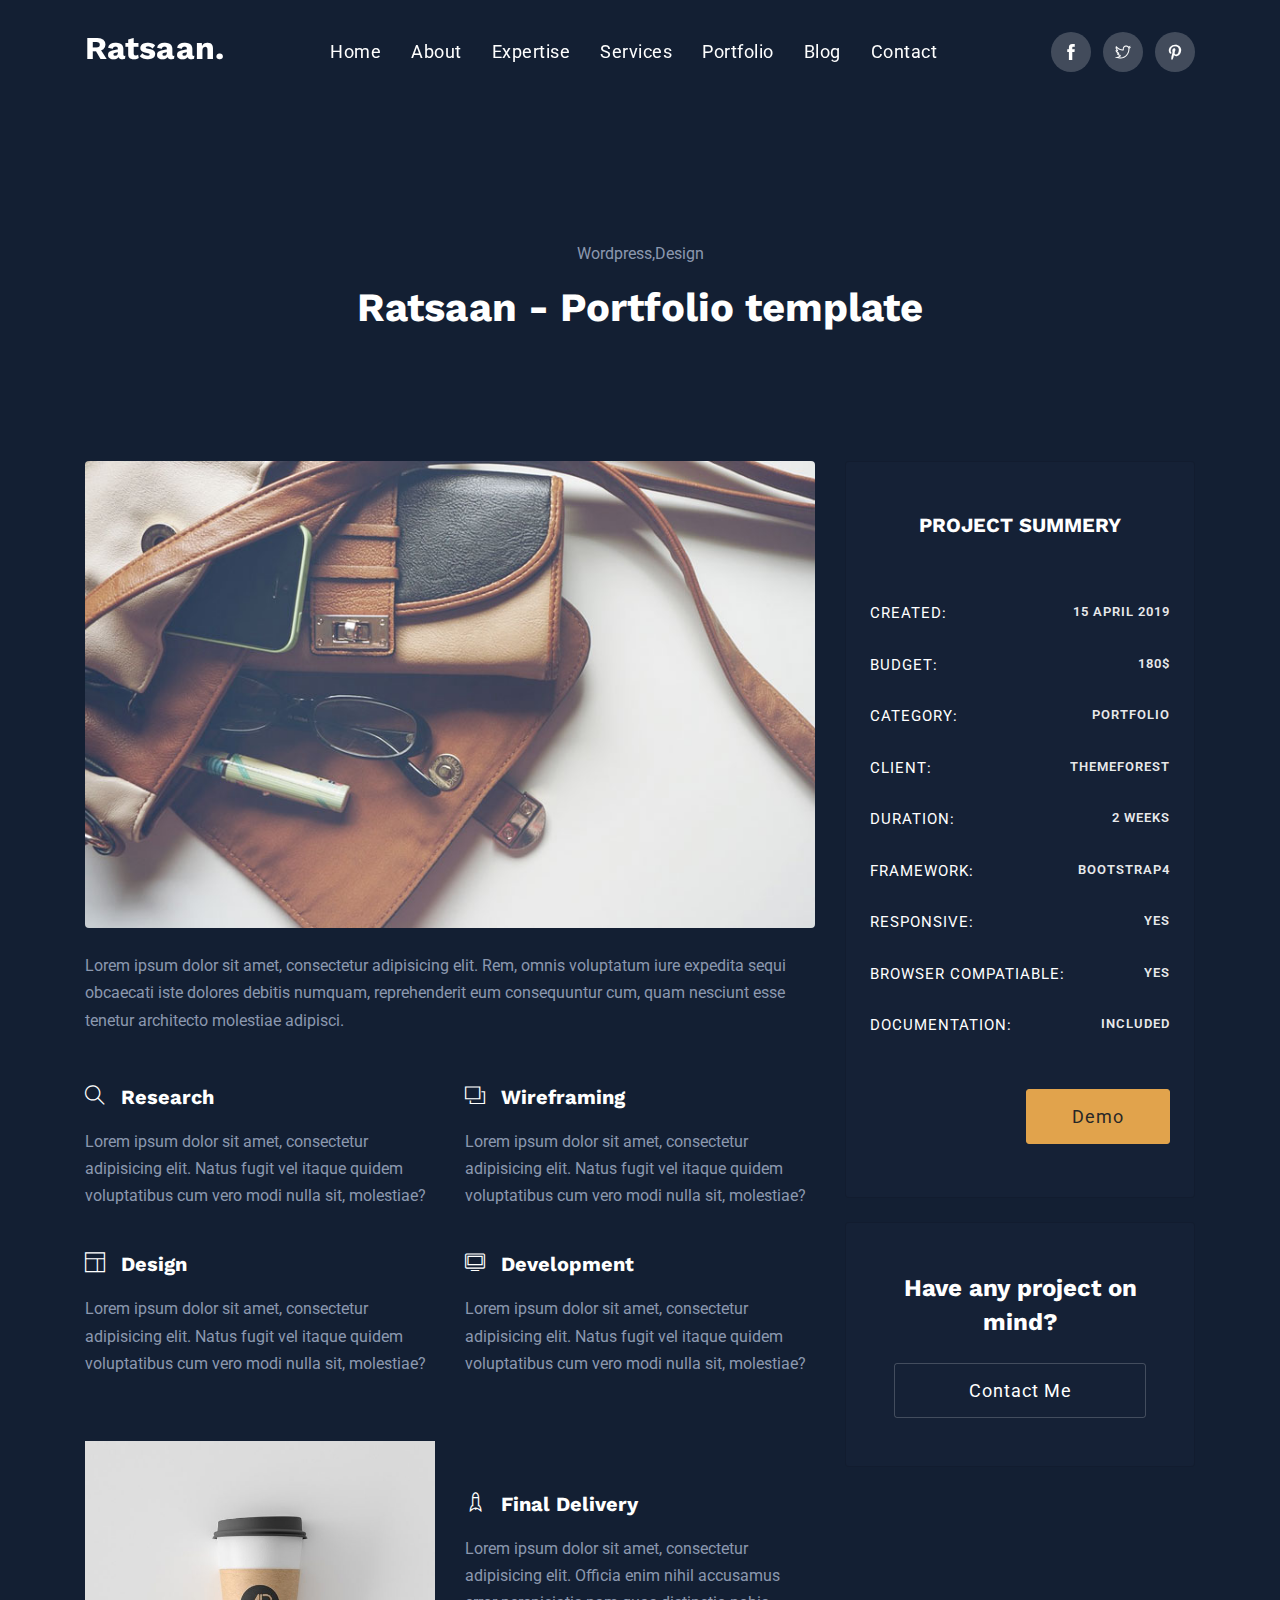
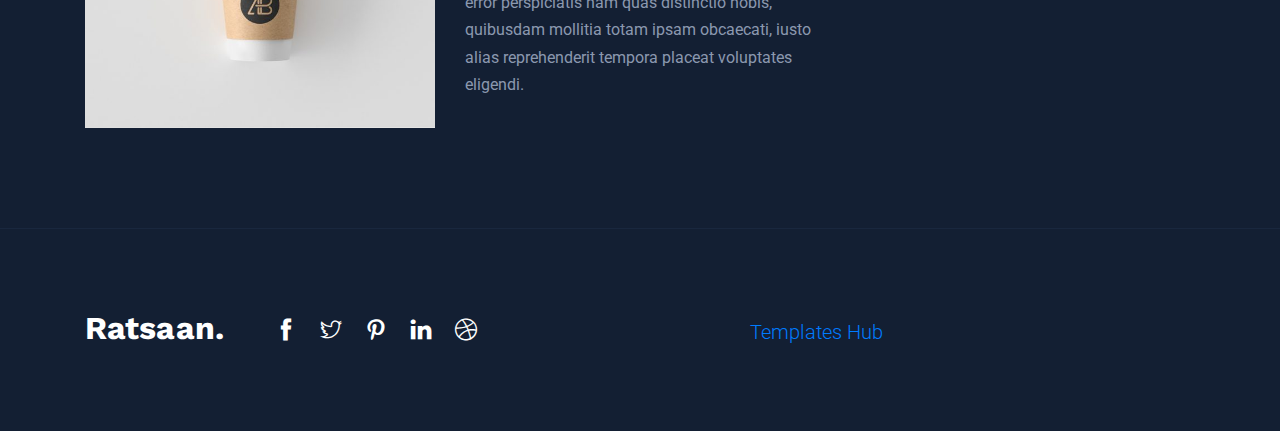
<file: portfolio-single.html>
<!DOCTYPE html>
<html lang="zxx">
<head>
  <meta http-equiv="Content-Type" content="text/html; charset=UTF-8">
  <meta name="description" content="portfolio,creative,business,company,agency,multipurpose,modern,bootstrap4">
  
  <meta name="author" content="themeturn.com">

  <title>Ratsaan| Creative portfolio template</title>

  <!-- Mobile Specific Meta-->
  <meta name="viewport" content="width=device-width, initial-scale=1">
  <!-- bootstrap.min css -->
  <link rel="stylesheet" href="plugins/bootstrap/css/bootstrap.min.css">
  <!-- Themeify Icon Css -->
  <link rel="stylesheet" href="plugins/themify/css/themify-icons.css">
  <!-- animate.css -->
  <link rel="stylesheet" href="plugins/animate-css/animate.css">
  <link rel="stylesheet" href="plugins/aos/aos.css">
  <!-- owl carousel -->
  <link rel="stylesheet" href="plugins/owl/assets/owl.carousel.min.css">
  <link rel="stylesheet" href="plugins/owl/assets/owl.theme.default.min.css" >
  <!-- Slick slider CSS -->
  <link rel="stylesheet" href="plugins/slick-carousel/slick/slick.css">
  <link rel="stylesheet" href="plugins/slick-carousel/slick/slick-theme.css">

  <!-- Main Stylesheet -->
  <link rel="stylesheet" href="css/style.css">

</head>

<body class="portfolio" id="top">

<!-- Header Start --> 

<nav class="navbar navbar-expand-lg bg-transprent py-4 fixed-top navigation" id="navbar">
	<div class="container">
	  <a class="navbar-brand" href="index-2.html">
	  	<h2 class="logo">Ratsaan.</h2>
	  </a>
	  <button class="navbar-toggler" type="button" data-toggle="collapse" data-target="#navbarsExample09" aria-controls="navbarsExample09" aria-expanded="false" aria-label="Toggle navigation">
		<span class="ti-view-list"></span>
	  </button>
  
	  <div class="collapse navbar-collapse text-center" id="navbarsExample09">
			<ul class="navbar-nav mx-auto">
			  <li class="nav-item active">
				<a class="nav-link" href="index-2.html">Home <span class="sr-only">(current)</span></a>
			  </li>
			   <li class="nav-item"><a class="nav-link smoth-scroll" href="index-2.html#about">About</a></li>
			   <li class="nav-item"><a class="nav-link smoth-scroll" href="index-2.html#skillbar">Expertise</a></li>
			   <li class="nav-item"><a class="nav-link smoth-scroll" href="index-2.html#service">Services</a></li>
			   <li class="nav-item"><a class="nav-link smoth-scroll" href="index-2.html#portfolio">portfolio</a></li>
			   <li class="nav-item"><a class="nav-link smoth-scroll" href="index-2.html#blog">Blog</a></li>
			   <li class="nav-item"><a class="nav-link smoth-scroll" href="index-2.html#contact">Contact</a></li>
			</ul>

		  	<ul class="list-inline mb-0 ml-lg-4 nav-social">
			  	<li class="list-inline-item"><a href="#"><i class="ti-facebook"></i></a></li>
			  	<li class="list-inline-item"><a href="#"><i class="ti-twitter"></i></a></li>
			  	<li class="list-inline-item"><a href="#"><i class="ti-pinterest"></i></a></li>
		  	</ul>
	  </div>
	</div>
</nav>


<section class="page-title">
  <div class="container">
    <div class="row justify-content-center">
      <div class="col-lg-8">
          <div class="page-title text-center">
             <p>Wordpress,Design</p>
              <h1>Ratsaan - Portfolio template</h1>
          </div>
      </div>
    </div>
  </div>
</section>


<section class="section portfolio-single pt-0">
    <div class="container">
        <div class="row">
            <div class="col-lg-8">
                <img src="images/portfolio/b8.jpg" alt="" class="img-fluid rounded">

                <p class="mt-4 mb-5">Lorem ipsum dolor sit amet, consectetur adipisicing elit. Rem, omnis voluptatum iure expedita sequi obcaecati iste dolores debitis numquam, reprehenderit eum consequuntur cum, quam nesciunt esse tenetur architecto molestiae adipisci.</p>

                <div class="row">
                    <div class="col-lg-6 mb-4">
                        <h4 class="mb-3"> <i class="ti-search mr-3"></i>Research</h4>
                        <p>Lorem ipsum dolor sit amet, consectetur adipisicing elit. Natus fugit vel itaque quidem voluptatibus cum vero modi nulla sit, molestiae?</p>
                    </div>
                    <div class="col-lg-6 mb-4">
                        <h4 class="mb-3"> <i class="ti-layers mr-3"></i>Wireframing</h4>
                        <p>Lorem ipsum dolor sit amet, consectetur adipisicing elit. Natus fugit vel itaque quidem voluptatibus cum vero modi nulla sit, molestiae?</p>
                    </div>
                     <div class="col-lg-6 mb-4 mb-lg-0">
                        <h4 class="mb-3"><i class="ti-layout mr-3"></i>Design</h4>
                        <p>Lorem ipsum dolor sit amet, consectetur adipisicing elit. Natus fugit vel itaque quidem voluptatibus cum vero modi nulla sit, molestiae?</p>
                    </div>
                     <div class="col-lg-6 ">
                        <h4 class="mb-3"><i class="ti-desktop mr-3"></i>Development</h4>
                        <p>Lorem ipsum dolor sit amet, consectetur adipisicing elit. Natus fugit vel itaque quidem voluptatibus cum vero modi nulla sit, molestiae?</p>
                    </div>
                </div>


                <div class="row mt-5">
                    <div class="col-lg-6">
                        <img src="images/portfolio/img1.jpg" alt="" class="img-fluid">
                    </div>
                    <div class="col-lg-6">
                        <h4 class="mt-5 mb-3"><i class="ti-rocket mr-3"></i>Final Delivery</h4>
                        <p>Lorem ipsum dolor sit amet, consectetur adipisicing elit. Officia enim nihil accusamus error perspiciatis nam quas distinctio nobis, quibusdam mollitia totam ipsam obcaecati, iusto alias reprehenderit tempora placeat voluptates eligendi.</p>
                    </div>
                </div>
            </div>

            <div class="col-lg-4">
                <div class="portfolio-sidebar mt-5 mt-lg-0">
                    <div class="card bg-gray p-4">
                        <h4 class="card-title text-center mb-5 pt-4">Project Summery</h4>

                        <ul class="list-unstyled">
                            <li class="d-flex justify-content-between align-content-center">
                                Created:
                                <span>15 april 2019</span>
                            </li>
                            <li class="d-flex justify-content-between align-content-center">
                                Budget:
                                <span>180$</span>
                            </li>

                            <li class="d-flex justify-content-between align-content-center">
                                Category:
                                <span>Portfolio</span>
                            </li>
                            <li class="d-flex justify-content-between align-content-center">
                                Client:
                                <span>Themeforest</span>
                            </li>
                            <li class="d-flex justify-content-between align-content-center">
                                Duration:
                                <span>2 weeks</span>
                            </li>
                            <li class="d-flex justify-content-between align-content-center">
                                Framework:
                                <span>Bootstrap4</span>
                            </li>
                            <li class="d-flex justify-content-between align-content-center">
                                Responsive:
                                <span>yes</span>
                            </li>
                            <li class="d-flex justify-content-between align-content-center">
                                browser compatiable:
                                <span>yes</span>
                            </li>
                            <li class="d-flex justify-content-between align-content-center">
                                Documentation:
                                <span>included</span>
                            </li>
                            <li class="text-right mt-4">
                               <a href="#" class="btn btn-main">Demo</a>
                            </li>

                        </ul>
                    </div>

                    <div class="card bg-gray p-5 mt-4">
                        <h3 class="text-center mb-4">Have any project on mind?</h3>
                         <a href="#" class="btn btn-solid-border">Contact me</a>
                    </div>
                </div>
            </div>
        </div>
    </div>
</section>

<footer class="footer border-top-1">
	<div class="container">
		<div class="row align-items-center text-center text-lg-left">
			<div class="col-lg-2">
				<h2 class="logo mb-4">Ratsaan.</h2>
			</div>

			<div class="col-lg-5">
				<ul class="list-inline footer-socials ">
					<li class="list-inline-item"><a href="#"><i class="ti-facebook"></i></a></li>
					<li class="list-inline-item"><a href="#"><i class="ti-twitter"></i></a></li>
					<li class="list-inline-item"><a href="#"><i class="ti-pinterest"></i></a></li>
					<li class="list-inline-item"><a href="#"><i class="ti-linkedin"></i></a></li>
					<li class="list-inline-item"><a href="#"><i class="ti-dribbble"></i></a></li>
				</ul>
			</div>
			<div class="col-lg-5">
				<p class="lead"><span class="text-color"><a target="_blank" href="https://www.templateshub.net">Templates Hub</a></p>
				<a href="#top" class="backtop smoth-scroll"><i class="ti-angle-up"></i></a>
			</div>
		</div>
	</div>
</footer>

    <!-- 
    Essential Scripts
    =====================================-->

    <!-- jQuery first, then Popper.js, then Bootstrap JS -->
    <!-- Main jQuery -->
    <script src="plugins/jquery/jquery.min.js"></script>
    <!-- Bootstrap 4.3.1 -->
    <script src="plugins/bootstrap/js/popper.js"></script>
    <script src="plugins/bootstrap/js/bootstrap.min.js"></script>
    <script src="plugins/nav/jquery.easing.1.3.html"></script>
    
    <!-- Slick Slider -->
    <script src="plugins/slick-carousel/slick/slick.min.js"></script>
    <script src="plugins/owl/owl.carousel.min.js"></script>
  
    <!-- Skill COunt -->
    <script src="plugins/counto/apear.js"></script>
    <script src="plugins/counto/counTo.js"></script>
    <!-- AOS Animation -->
    <script src="plugins/aos/aos.js"></script>
    
    <script src="js/script.js"></script>
    <script src="js/ajax-contact.html"></script>

  </body>
</html>
</file>
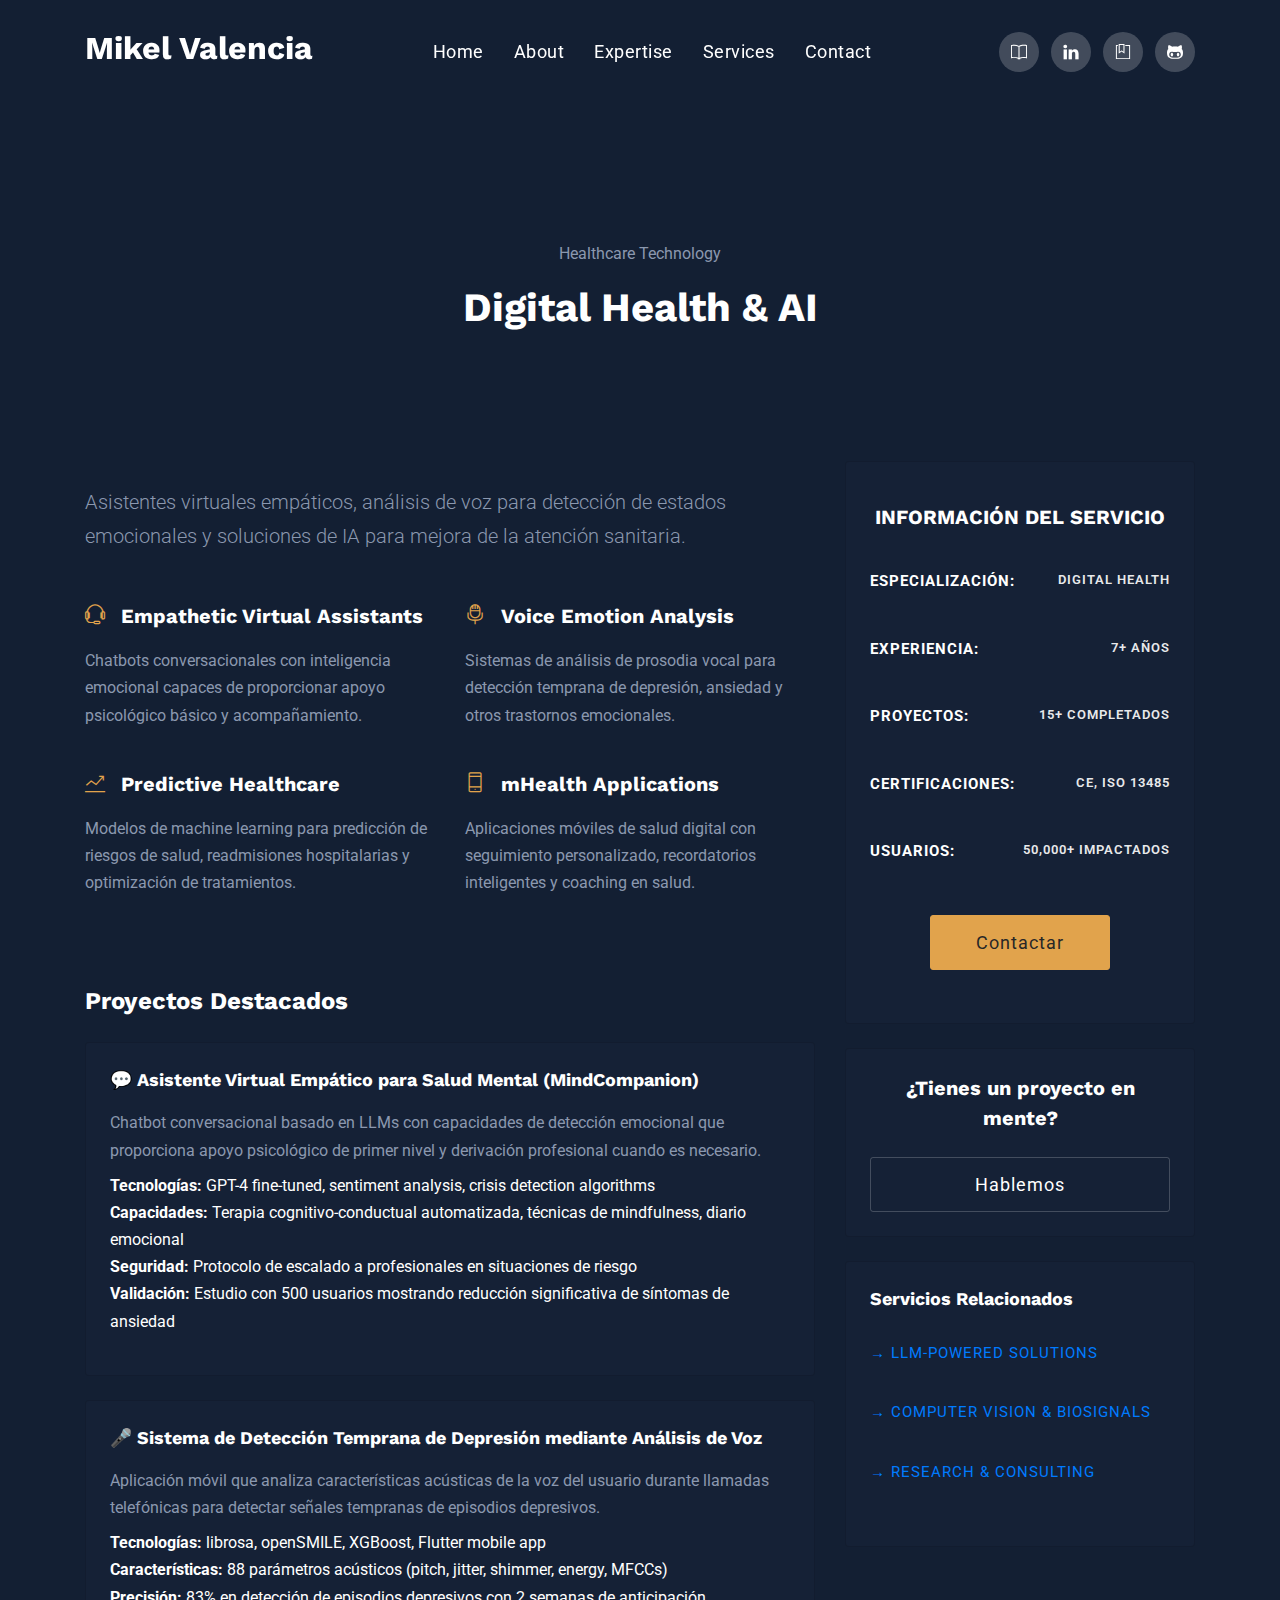
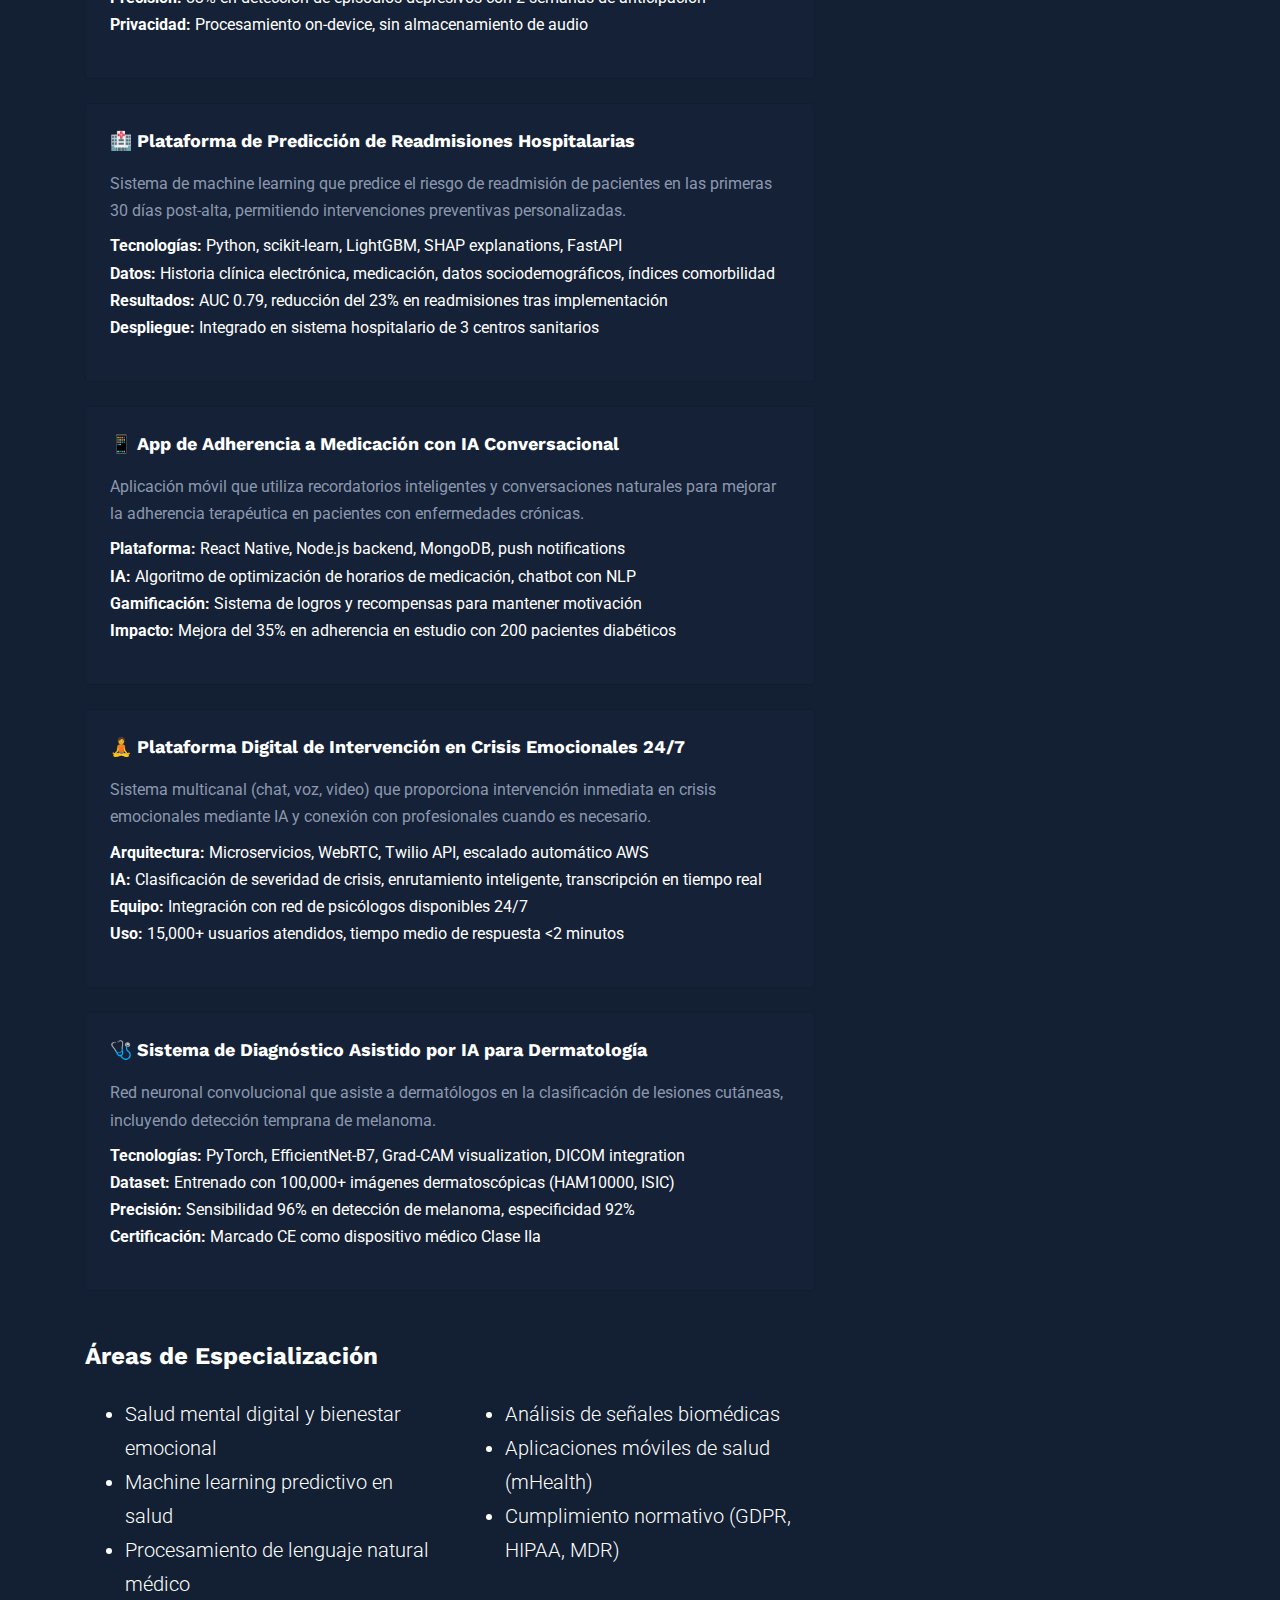
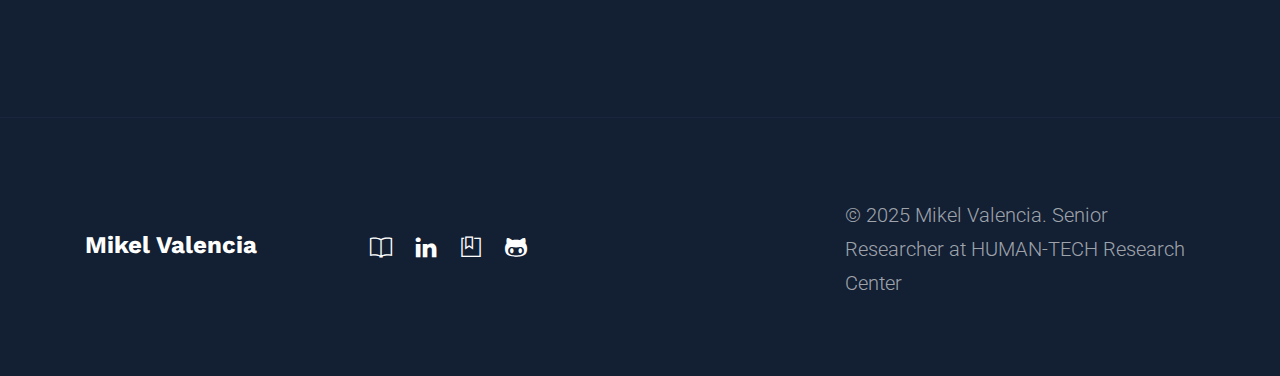
<file: service-health.html>
<!DOCTYPE html>
<html lang="es">
<head>
  <meta http-equiv="Content-Type" content="text/html; charset=UTF-8">
  <meta name="description" content="Digital Health & AI - Empathetic virtual assistants and AI-driven healthcare solutions">
  <meta name="author" content="Mikel Valencia">
  <title>Digital Health & AI | Mikel Valencia</title>

  <meta name="viewport" content="width=device-width, initial-scale=1">
  <link rel="stylesheet" href="plugins/bootstrap/css/bootstrap.min.css">
  <link rel="stylesheet" href="plugins/themify/css/themify-icons.css">
  <link rel="stylesheet" href="plugins/animate-css/animate.css">
  <link rel="stylesheet" href="plugins/aos/aos.css">
  <link rel="stylesheet" href="css/style.css">
</head>

<body class="portfolio" id="top">

<nav class="navbar navbar-expand-lg bg-transprent py-4 fixed-top navigation" id="navbar">
	<div class="container">
	  <a class="navbar-brand" href="index.html">
	  	<h2 class="logo">Mikel Valencia</h2>
	  </a>
	  <button class="navbar-toggler" type="button" data-toggle="collapse" data-target="#navbarsExample09" aria-controls="navbarsExample09" aria-expanded="false" aria-label="Toggle navigation">
		<span class="ti-view-list"></span>
	  </button>
  
	  <div class="collapse navbar-collapse text-center" id="navbarsExample09">
			<ul class="navbar-nav mx-auto">
			  <li class="nav-item"><a class="nav-link" href="index.html">Home</a></li>
			   <li class="nav-item"><a class="nav-link" href="index.html#about">About</a></li>
			   <li class="nav-item"><a class="nav-link" href="index.html#skillbar">Expertise</a></li>
			   <li class="nav-item"><a class="nav-link" href="index.html#service">Services</a></li>
			   <li class="nav-item"><a class="nav-link" href="index.html#contact">Contact</a></li>
			</ul>

		  	<ul class="list-inline mb-0 ml-lg-4 nav-social">
			  	<li class="list-inline-item"><a href="https://scholar.google.es/citations?user=PoviSYIAAAAJ&hl=es" target="_blank" title="Google Scholar"><i class="ti-book"></i></a></li>
			  	<li class="list-inline-item"><a href="https://www.linkedin.com/in/mikel-valencia-5138b1109/" target="_blank" title="LinkedIn"><i class="ti-linkedin"></i></a></li>
			  	<li class="list-inline-item"><a href="https://www.researchgate.net/profile/Mikel-Valencia" target="_blank" title="ResearchGate"><i class="ti-bookmark-alt"></i></a></li>
			  	<li class="list-inline-item"><a href="https://github.com/mikelval82" target="_blank" title="GitHub"><i class="ti-github"></i></a></li>
		  	</ul>
	  </div>
	</div>
</nav>

<section class="page-title">
  <div class="container">
    <div class="row justify-content-center">
      <div class="col-lg-8">
          <div class="page-title text-center">
             <p>Healthcare Technology</p>
              <h1>Digital Health & AI</h1>
          </div>
      </div>
    </div>
  </div>
</section>

<section class="section portfolio-single pt-0">
    <div class="container">
        <div class="row">
            <div class="col-lg-8">
                <div class="service-content">
                    <p class="lead mt-4 mb-5">Asistentes virtuales empáticos, análisis de voz para detección de estados emocionales y soluciones de IA para mejora de la atención sanitaria.</p>

                    <div class="row">
                        <div class="col-lg-6 mb-4">
                            <h4 class="mb-3"><i class="ti-headphone-alt mr-3 text-color"></i>Empathetic Virtual Assistants</h4>
                            <p>Chatbots conversacionales con inteligencia emocional capaces de proporcionar apoyo psicológico básico y acompañamiento.</p>
                        </div>
                        <div class="col-lg-6 mb-4">
                            <h4 class="mb-3"><i class="ti-microphone mr-3 text-color"></i>Voice Emotion Analysis</h4>
                            <p>Sistemas de análisis de prosodia vocal para detección temprana de depresión, ansiedad y otros trastornos emocionales.</p>
                        </div>
                        <div class="col-lg-6 mb-4">
                            <h4 class="mb-3"><i class="ti-stats-up mr-3 text-color"></i>Predictive Healthcare</h4>
                            <p>Modelos de machine learning para predicción de riesgos de salud, readmisiones hospitalarias y optimización de tratamientos.</p>
                        </div>
                        <div class="col-lg-6 mb-4">
                            <h4 class="mb-3"><i class="ti-mobile mr-3 text-color"></i>mHealth Applications</h4>
                            <p>Aplicaciones móviles de salud digital con seguimiento personalizado, recordatorios inteligentes y coaching en salud.</p>
                        </div>
                    </div>

                    <h3 class="mt-5 mb-4">Proyectos Destacados</h3>

                    <div class="card bg-gray p-4 mb-4">
                        <h5 class="mb-3">💬 Asistente Virtual Empático para Salud Mental (MindCompanion)</h5>
                        <p class="mb-2">Chatbot conversacional basado en LLMs con capacidades de detección emocional que proporciona apoyo psicológico de primer nivel y derivación profesional cuando es necesario.</p>
                        <ul class="list-unstyled">
                            <li><strong>Tecnologías:</strong> GPT-4 fine-tuned, sentiment analysis, crisis detection algorithms</li>
                            <li><strong>Capacidades:</strong> Terapia cognitivo-conductual automatizada, técnicas de mindfulness, diario emocional</li>
                            <li><strong>Seguridad:</strong> Protocolo de escalado a profesionales en situaciones de riesgo</li>
                            <li><strong>Validación:</strong> Estudio con 500 usuarios mostrando reducción significativa de síntomas de ansiedad</li>
                        </ul>
                    </div>

                    <div class="card bg-gray p-4 mb-4">
                        <h5 class="mb-3">🎤 Sistema de Detección Temprana de Depresión mediante Análisis de Voz</h5>
                        <p class="mb-2">Aplicación móvil que analiza características acústicas de la voz del usuario durante llamadas telefónicas para detectar señales tempranas de episodios depresivos.</p>
                        <ul class="list-unstyled">
                            <li><strong>Tecnologías:</strong> librosa, openSMILE, XGBoost, Flutter mobile app</li>
                            <li><strong>Características:</strong> 88 parámetros acústicos (pitch, jitter, shimmer, energy, MFCCs)</li>
                            <li><strong>Precisión:</strong> 83% en detección de episodios depresivos con 2 semanas de anticipación</li>
                            <li><strong>Privacidad:</strong> Procesamiento on-device, sin almacenamiento de audio</li>
                        </ul>
                    </div>

                    <div class="card bg-gray p-4 mb-4">
                        <h5 class="mb-3">🏥 Plataforma de Predicción de Readmisiones Hospitalarias</h5>
                        <p class="mb-2">Sistema de machine learning que predice el riesgo de readmisión de pacientes en las primeras 30 días post-alta, permitiendo intervenciones preventivas personalizadas.</p>
                        <ul class="list-unstyled">
                            <li><strong>Tecnologías:</strong> Python, scikit-learn, LightGBM, SHAP explanations, FastAPI</li>
                            <li><strong>Datos:</strong> Historia clínica electrónica, medicación, datos sociodemográficos, índices comorbilidad</li>
                            <li><strong>Resultados:</strong> AUC 0.79, reducción del 23% en readmisiones tras implementación</li>
                            <li><strong>Despliegue:</strong> Integrado en sistema hospitalario de 3 centros sanitarios</li>
                        </ul>
                    </div>

                    <div class="card bg-gray p-4 mb-4">
                        <h5 class="mb-3">📱 App de Adherencia a Medicación con IA Conversacional</h5>
                        <p class="mb-2">Aplicación móvil que utiliza recordatorios inteligentes y conversaciones naturales para mejorar la adherencia terapéutica en pacientes con enfermedades crónicas.</p>
                        <ul class="list-unstyled">
                            <li><strong>Plataforma:</strong> React Native, Node.js backend, MongoDB, push notifications</li>
                            <li><strong>IA:</strong> Algoritmo de optimización de horarios de medicación, chatbot con NLP</li>
                            <li><strong>Gamificación:</strong> Sistema de logros y recompensas para mantener motivación</li>
                            <li><strong>Impacto:</strong> Mejora del 35% en adherencia en estudio con 200 pacientes diabéticos</li>
                        </ul>
                    </div>

                    <div class="card bg-gray p-4 mb-4">
                        <h5 class="mb-3">🧘 Plataforma Digital de Intervención en Crisis Emocionales 24/7</h5>
                        <p class="mb-2">Sistema multicanal (chat, voz, video) que proporciona intervención inmediata en crisis emocionales mediante IA y conexión con profesionales cuando es necesario.</p>
                        <ul class="list-unstyled">
                            <li><strong>Arquitectura:</strong> Microservicios, WebRTC, Twilio API, escalado automático AWS</li>
                            <li><strong>IA:</strong> Clasificación de severidad de crisis, enrutamiento inteligente, transcripción en tiempo real</li>
                            <li><strong>Equipo:</strong> Integración con red de psicólogos disponibles 24/7</li>
                            <li><strong>Uso:</strong> 15,000+ usuarios atendidos, tiempo medio de respuesta <2 minutos</li>
                        </ul>
                    </div>

                    <div class="card bg-gray p-4 mb-4">
                        <h5 class="mb-3">🩺 Sistema de Diagnóstico Asistido por IA para Dermatología</h5>
                        <p class="mb-2">Red neuronal convolucional que asiste a dermatólogos en la clasificación de lesiones cutáneas, incluyendo detección temprana de melanoma.</p>
                        <ul class="list-unstyled">
                            <li><strong>Tecnologías:</strong> PyTorch, EfficientNet-B7, Grad-CAM visualization, DICOM integration</li>
                            <li><strong>Dataset:</strong> Entrenado con 100,000+ imágenes dermatoscópicas (HAM10000, ISIC)</li>
                            <li><strong>Precisión:</strong> Sensibilidad 96% en detección de melanoma, especificidad 92%</li>
                            <li><strong>Certificación:</strong> Marcado CE como dispositivo médico Clase IIa</li>
                        </ul>
                    </div>

                    <h3 class="mt-5 mb-4">Áreas de Especialización</h3>
                    <div class="row">
                        <div class="col-lg-6">
                            <ul class="lead">
                                <li>Salud mental digital y bienestar emocional</li>
                                <li>Machine learning predictivo en salud</li>
                                <li>Procesamiento de lenguaje natural médico</li>
                            </ul>
                        </div>
                        <div class="col-lg-6">
                            <ul class="lead">
                                <li>Análisis de señales biomédicas</li>
                                <li>Aplicaciones móviles de salud (mHealth)</li>
                                <li>Cumplimiento normativo (GDPR, HIPAA, MDR)</li>
                            </ul>
                        </div>
                    </div>
                </div>
            </div>

            <div class="col-lg-4">
                <div class="portfolio-sidebar mt-5 mt-lg-0">
                    <div class="card bg-gray p-4">
                        <h4 class="card-title text-center mb-4 pt-3">Información del Servicio</h4>

                        <ul class="list-unstyled">
                            <li class="d-flex justify-content-between align-content-center mb-3">
                                <strong>Especialización:</strong>
                                <span>Digital Health</span>
                            </li>
                            <li class="d-flex justify-content-between align-content-center mb-3">
                                <strong>Experiencia:</strong>
                                <span>7+ años</span>
                            </li>
                            <li class="d-flex justify-content-between align-content-center mb-3">
                                <strong>Proyectos:</strong>
                                <span>15+ completados</span>
                            </li>
                            <li class="d-flex justify-content-between align-content-center mb-3">
                                <strong>Certificaciones:</strong>
                                <span>CE, ISO 13485</span>
                            </li>
                            <li class="d-flex justify-content-between align-content-center mb-3">
                                <strong>Usuarios:</strong>
                                <span>50,000+ impactados</span>
                            </li>
                            <li class="text-center mt-4">
                               <a href="index.html#contact" class="btn btn-main">Contactar</a>
                            </li>
                        </ul>
                    </div>

                    <div class="card bg-gray p-4 mt-4">
                        <h4 class="text-center mb-4">¿Tienes un proyecto en mente?</h4>
                         <a href="index.html#contact" class="btn btn-solid-border">Hablemos</a>
                    </div>

                    <div class="card bg-gray p-4 mt-4">
                        <h5 class="mb-3">Servicios Relacionados</h5>
                        <ul class="list-unstyled">
                            <li class="mb-2"><a href="service-llm.html">→ LLM-Powered Solutions</a></li>
                            <li class="mb-2"><a href="service-vision.html">→ Computer Vision & Biosignals</a></li>
                            <li class="mb-2"><a href="service-research.html">→ Research & Consulting</a></li>
                        </ul>
                    </div>
                </div>
            </div>
        </div>
    </div>
</section>

<footer class="footer border-top-1">
	<div class="container">
		<div class="row align-items-center text-center text-lg-left">
			<div class="col-lg-3">
				<h3 class="logo mb-4">Mikel Valencia</h3>
			</div>
			<div class="col-lg-5">
				<ul class="list-inline footer-socials">
					<li class="list-inline-item"><a href="https://scholar.google.es/citations?user=PoviSYIAAAAJ&hl=es" target="_blank" title="Google Scholar"><i class="ti-book"></i></a></li>
					<li class="list-inline-item"><a href="https://www.linkedin.com/in/mikel-valencia-5138b1109/" target="_blank" title="LinkedIn"><i class="ti-linkedin"></i></a></li>
					<li class="list-inline-item"><a href="https://www.researchgate.net/profile/Mikel-Valencia" target="_blank" title="ResearchGate"><i class="ti-bookmark-alt"></i></a></li>
					<li class="list-inline-item"><a href="https://github.com/mikelval82" target="_blank" title="GitHub"><i class="ti-github"></i></a></li>
				</ul>
			</div>
			<div class="col-lg-4">
				<p class="lead">&copy; 2025 Mikel Valencia. Senior Researcher at HUMAN-TECH Research Center</p>
				<a href="#top" class="backtop smoth-scroll"><i class="ti-angle-up"></i></a>
			</div>
		</div>
	</div>
</footer>

    <script src="plugins/jquery/jquery.min.js"></script>
    <script src="plugins/bootstrap/js/popper.js"></script>
    <script src="plugins/bootstrap/js/bootstrap.min.js"></script>
    <script src="plugins/aos/aos.js"></script>
    <script src="js/script.js"></script>

  </body>
</html>
</file>
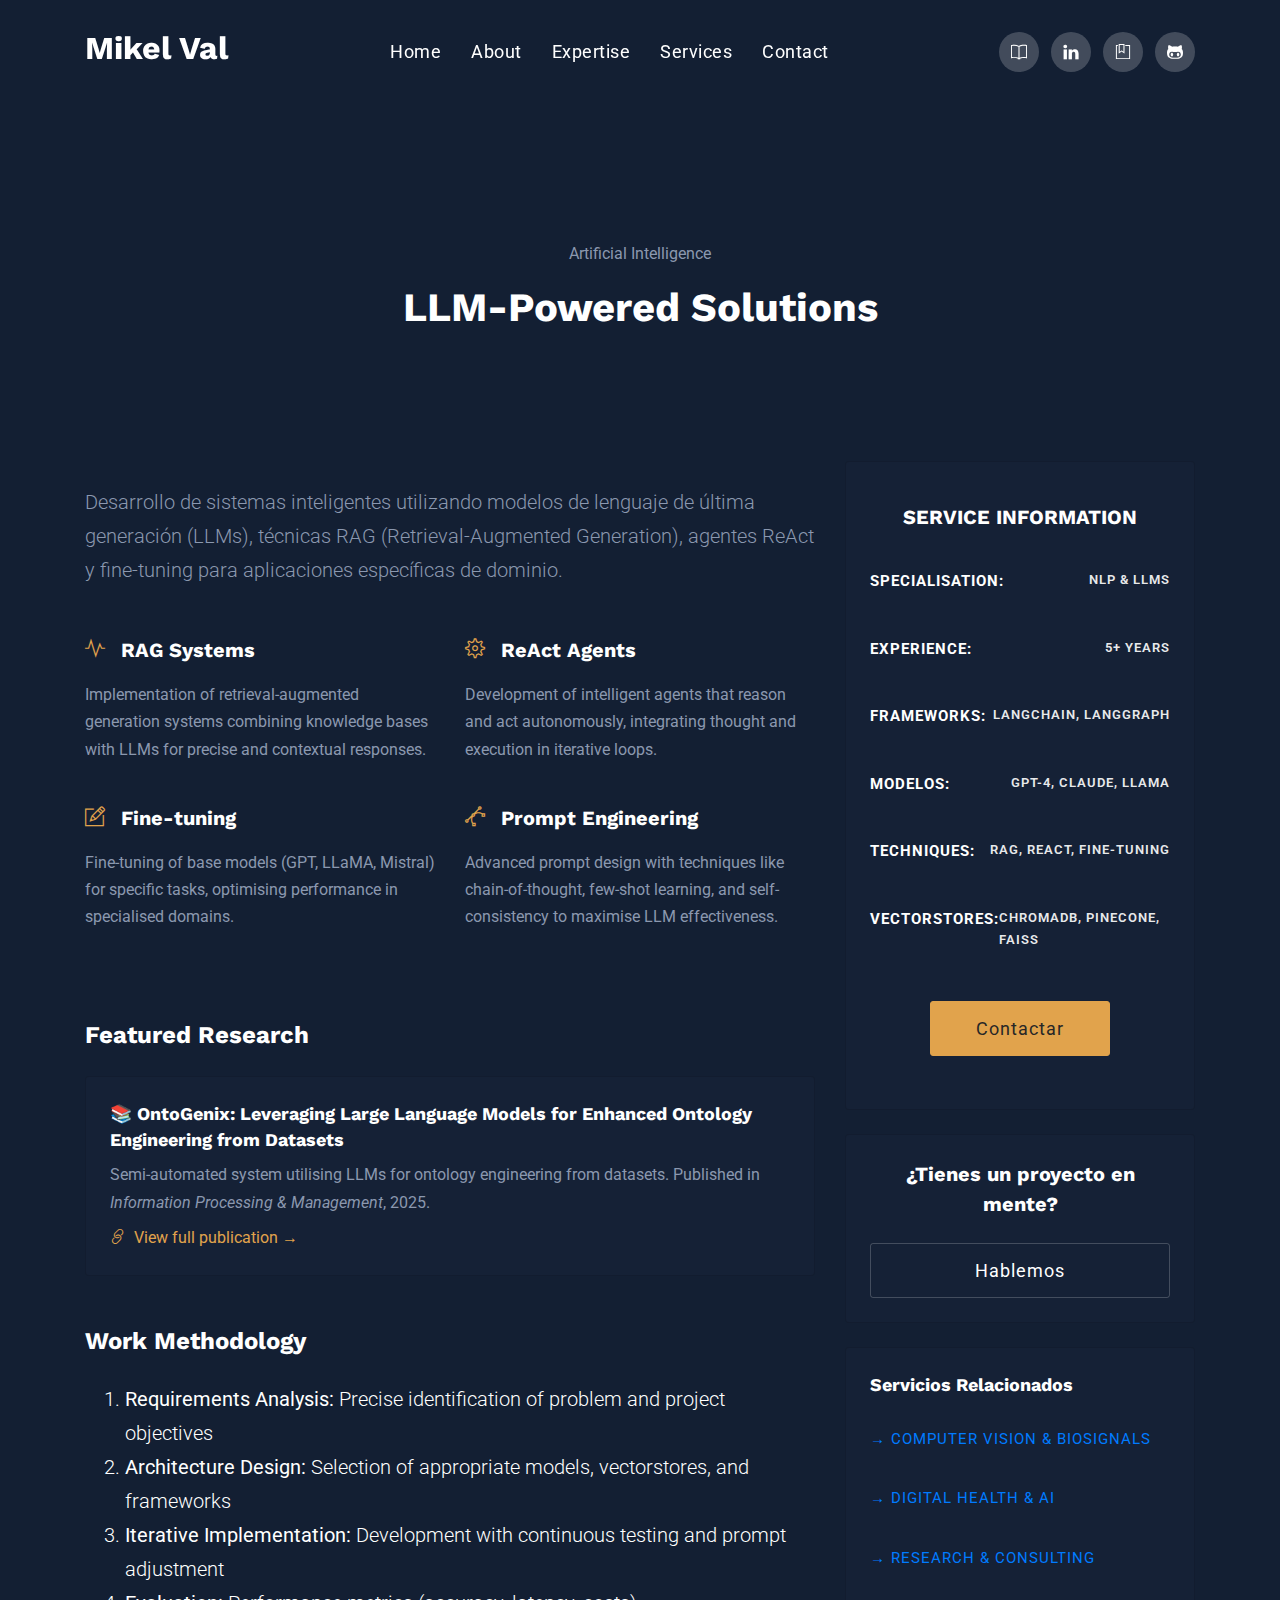
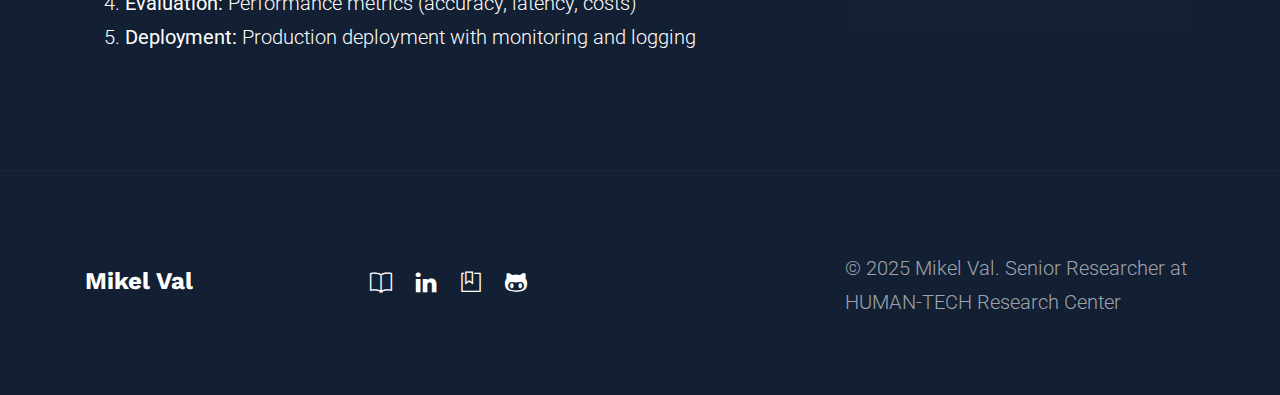
<file: service-llm.html>
<!DOCTYPE html>
<html lang="es">
<head>
  <meta http-equiv="Content-Type" content="text/html; charset=UTF-8">
  <meta name="description" content="LLM-Powered Solutions - RAG, ReAct agents, and fine-tuned language models">
  <meta name="author" content="Mikel Val">
  <title>LLM-Powered Solutions | Mikel Val</title>

  <!-- Mobile Specific Meta-->
  <meta name="viewport" content="width=device-width, initial-scale=1">
  <!-- bootstrap.min css -->
  <link rel="stylesheet" href="plugins/bootstrap/css/bootstrap.min.css">
  <!-- Themeify Icon Css -->
  <link rel="stylesheet" href="plugins/themify/css/themify-icons.css">
  <!-- animate.css -->
  <link rel="stylesheet" href="plugins/animate-css/animate.css">
  <link rel="stylesheet" href="plugins/aos/aos.css">
  <!-- Main Stylesheet -->
  <link rel="stylesheet" href="css/style.css">
</head>

<body class="portfolio" id="top">

<!-- Header Start --> 
<nav class="navbar navbar-expand-lg bg-transprent py-4 fixed-top navigation" id="navbar">
	<div class="container">
	  <a class="navbar-brand" href="index.html">
	  	<h2 class="logo">Mikel Val</h2>
	  </a>
	  <button class="navbar-toggler" type="button" data-toggle="collapse" data-target="#navbarsExample09" aria-controls="navbarsExample09" aria-expanded="false" aria-label="Toggle navigation">
		<span class="ti-view-list"></span>
	  </button>
  
	  <div class="collapse navbar-collapse text-center" id="navbarsExample09">
			<ul class="navbar-nav mx-auto">
			  <li class="nav-item">
				<a class="nav-link" href="index.html">Home</a>
			  </li>
			   <li class="nav-item"><a class="nav-link" href="index.html#about">About</a></li>
			   <li class="nav-item"><a class="nav-link" href="index.html#skillbar">Expertise</a></li>
			   <li class="nav-item"><a class="nav-link" href="index.html#service">Services</a></li>
			   <li class="nav-item"><a class="nav-link" href="index.html#contact">Contact</a></li>
			</ul>

		  	<ul class="list-inline mb-0 ml-lg-4 nav-social">
			  	<li class="list-inline-item"><a href="https://scholar.google.es/citations?user=PoviSYIAAAAJ&hl=es" target="_blank" title="Google Scholar"><i class="ti-book"></i></a></li>
			  	<li class="list-inline-item"><a href="https://www.linkedin.com/in/mikel-valencia-5138b1109/" target="_blank" title="LinkedIn"><i class="ti-linkedin"></i></a></li>
			  	<li class="list-inline-item"><a href="https://www.researchgate.net/profile/Mikel-Valencia" target="_blank" title="ResearchGate"><i class="ti-bookmark-alt"></i></a></li>
			  	<li class="list-inline-item"><a href="https://github.com/mikelval82" target="_blank" title="GitHub"><i class="ti-github"></i></a></li>
		  	</ul>
	  </div>
	</div>
</nav>

<section class="page-title">
  <div class="container">
    <div class="row justify-content-center">
      <div class="col-lg-8">
          <div class="page-title text-center">
             <p>Artificial Intelligence</p>
              <h1>LLM-Powered Solutions</h1>
          </div>
      </div>
    </div>
  </div>
</section>

<section class="section portfolio-single pt-0">
    <div class="container">
        <div class="row">
            <div class="col-lg-8">
                <div class="service-content">
                    <p class="lead mt-4 mb-5">Desarrollo de sistemas inteligentes utilizando modelos de lenguaje de última generación (LLMs), técnicas RAG (Retrieval-Augmented Generation), agentes ReAct y fine-tuning para aplicaciones específicas de dominio.</p>

                    <div class="row">
                        <div class="col-lg-6 mb-4">
                            <h4 class="mb-3"><i class="ti-pulse mr-3 text-color"></i>RAG Systems</h4>
                            <p>Implementation of retrieval-augmented generation systems combining knowledge bases with LLMs for precise and contextual responses.</p>
                        </div>
                        <div class="col-lg-6 mb-4">
                            <h4 class="mb-3"><i class="ti-settings mr-3 text-color"></i>ReAct Agents</h4>
                            <p>Development of intelligent agents that reason and act autonomously, integrating thought and execution in iterative loops.</p>
                        </div>
                        <div class="col-lg-6 mb-4">
                            <h4 class="mb-3"><i class="ti-pencil-alt mr-3 text-color"></i>Fine-tuning</h4>
                            <p>Fine-tuning of base models (GPT, LLaMA, Mistral) for specific tasks, optimising performance in specialised domains.</p>
                        </div>
                        <div class="col-lg-6 mb-4">
                            <h4 class="mb-3"><i class="ti-vector mr-3 text-color"></i>Prompt Engineering</h4>
                            <p>Advanced prompt design with techniques like chain-of-thought, few-shot learning, and self-consistency to maximise LLM effectiveness.</p>
                        </div>
                    </div>

                    <h3 class="mt-5 mb-4">Featured Research</h3>

                    <div class="card bg-gray p-4 mb-4">
                        <h5 class="mb-2">📚 OntoGenix: Leveraging Large Language Models for Enhanced Ontology Engineering from Datasets</h5>
                        <p class="mb-2">Semi-automated system utilising LLMs for ontology engineering from datasets. Published in <em>Information Processing & Management</em>, 2025.</p>
                        <a href="https://doi.org/10.1016/j.ipm.2024.104042" target="_blank" class="text-color">
                            <i class="ti-link mr-2"></i>View full publication →
                        </a>
                    </div>

                    <h3 class="mt-5 mb-4">Work Methodology</h3>
                    <ol class="lead">
                        <li><strong>Requirements Analysis:</strong> Precise identification of problem and project objectives</li>
                        <li><strong>Architecture Design:</strong> Selection of appropriate models, vectorstores, and frameworks</li>
                        <li><strong>Iterative Implementation:</strong> Development with continuous testing and prompt adjustment</li>
                        <li><strong>Evaluation:</strong> Performance metrics (accuracy, latency, costs)</li>
                        <li><strong>Deployment:</strong> Production deployment with monitoring and logging</li>
                    </ol>
                </div>
            </div>

            <div class="col-lg-4">
                <div class="portfolio-sidebar mt-5 mt-lg-0">
                    <div class="card bg-gray p-4">
                        <h4 class="card-title text-center mb-4 pt-3">Service Information</h4>

                        <ul class="list-unstyled">
                            <li class="d-flex justify-content-between align-content-center mb-3">
                                <strong>Specialisation:</strong>
                                <span>NLP & LLMs</span>
                            </li>
                            <li class="d-flex justify-content-between align-content-center mb-3">
                                <strong>Experience:</strong>
                                <span>5+ years</span>
                            </li>
                            <li class="d-flex justify-content-between align-content-center mb-3">
                                <strong>Frameworks:</strong>
                                <span>LangChain, LangGraph</span>
                            </li>
                            <li class="d-flex justify-content-between align-content-center mb-3">
                                <strong>Modelos:</strong>
                                <span>GPT-4, Claude, LLaMA</span>
                            </li>
                            <li class="d-flex justify-content-between align-content-center mb-3">
                                <strong>Techniques:</strong>
                                <span>RAG, ReAct, Fine-tuning</span>
                            </li>
                            <li class="d-flex justify-content-between align-content-center mb-3">
                                <strong>Vectorstores:</strong>
                                <span>ChromaDB, Pinecone, FAISS</span>
                            </li>
                            <li class="text-center mt-4">
                               <a href="index.html#contact" class="btn btn-main">Contactar</a>
                            </li>
                        </ul>
                    </div>

                    <div class="card bg-gray p-4 mt-4">
                        <h4 class="text-center mb-4">¿Tienes un proyecto en mente?</h4>
                         <a href="index.html#contact" class="btn btn-solid-border">Hablemos</a>
                    </div>

                    <div class="card bg-gray p-4 mt-4">
                        <h5 class="mb-3">Servicios Relacionados</h5>
                        <ul class="list-unstyled">
                            <li class="mb-2"><a href="service-vision.html">→ Computer Vision & Biosignals</a></li>
                            <li class="mb-2"><a href="service-health.html">→ Digital Health & AI</a></li>
                            <li class="mb-2"><a href="service-research.html">→ Research & Consulting</a></li>
                        </ul>
                    </div>
                </div>
            </div>
        </div>
    </div>
</section>

<footer class="footer border-top-1">
	<div class="container">
		<div class="row align-items-center text-center text-lg-left">
			<div class="col-lg-3">
				<h3 class="logo mb-4">Mikel Val</h3>
			</div>

			<div class="col-lg-5">
				<ul class="list-inline footer-socials">
					<li class="list-inline-item"><a href="https://scholar.google.es/citations?user=PoviSYIAAAAJ&hl=es" target="_blank" title="Google Scholar"><i class="ti-book"></i></a></li>
					<li class="list-inline-item"><a href="https://www.linkedin.com/in/mikel-valencia-5138b1109/" target="_blank" title="LinkedIn"><i class="ti-linkedin"></i></a></li>
					<li class="list-inline-item"><a href="https://www.researchgate.net/profile/Mikel-Valencia" target="_blank" title="ResearchGate"><i class="ti-bookmark-alt"></i></a></li>
					<li class="list-inline-item"><a href="https://github.com/mikelval82" target="_blank" title="GitHub"><i class="ti-github"></i></a></li>
				</ul>
			</div>
			<div class="col-lg-4">
				<p class="lead">&copy; 2025 Mikel Val. Senior Researcher at HUMAN-TECH Research Center</p>
				<a href="#top" class="backtop smoth-scroll"><i class="ti-angle-up"></i></a>
			</div>
		</div>
	</div>
</footer>

    <!-- Essential Scripts -->
    <script src="plugins/jquery/jquery.min.js"></script>
    <script src="plugins/bootstrap/js/popper.js"></script>
    <script src="plugins/bootstrap/js/bootstrap.min.js"></script>
    <script src="plugins/aos/aos.js"></script>
    <script src="js/script.js"></script>

  </body>
</html>
</file>
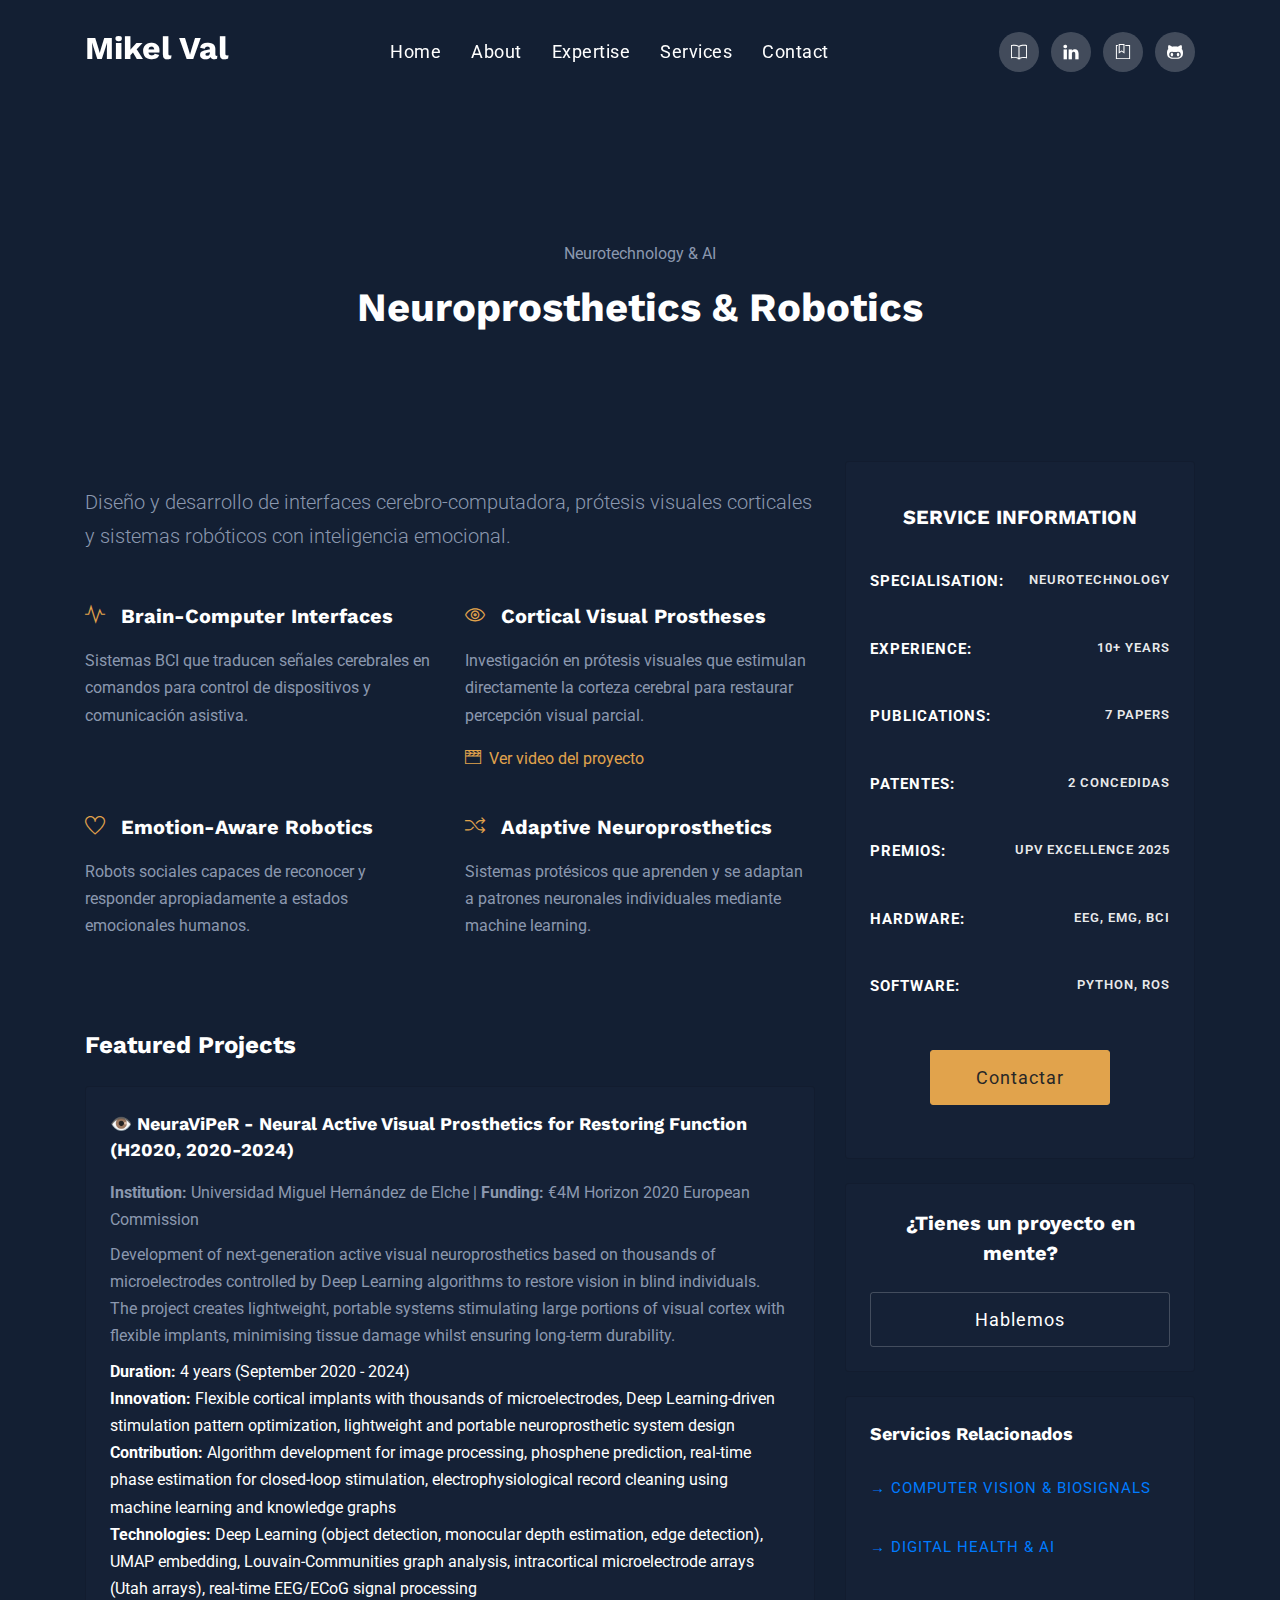
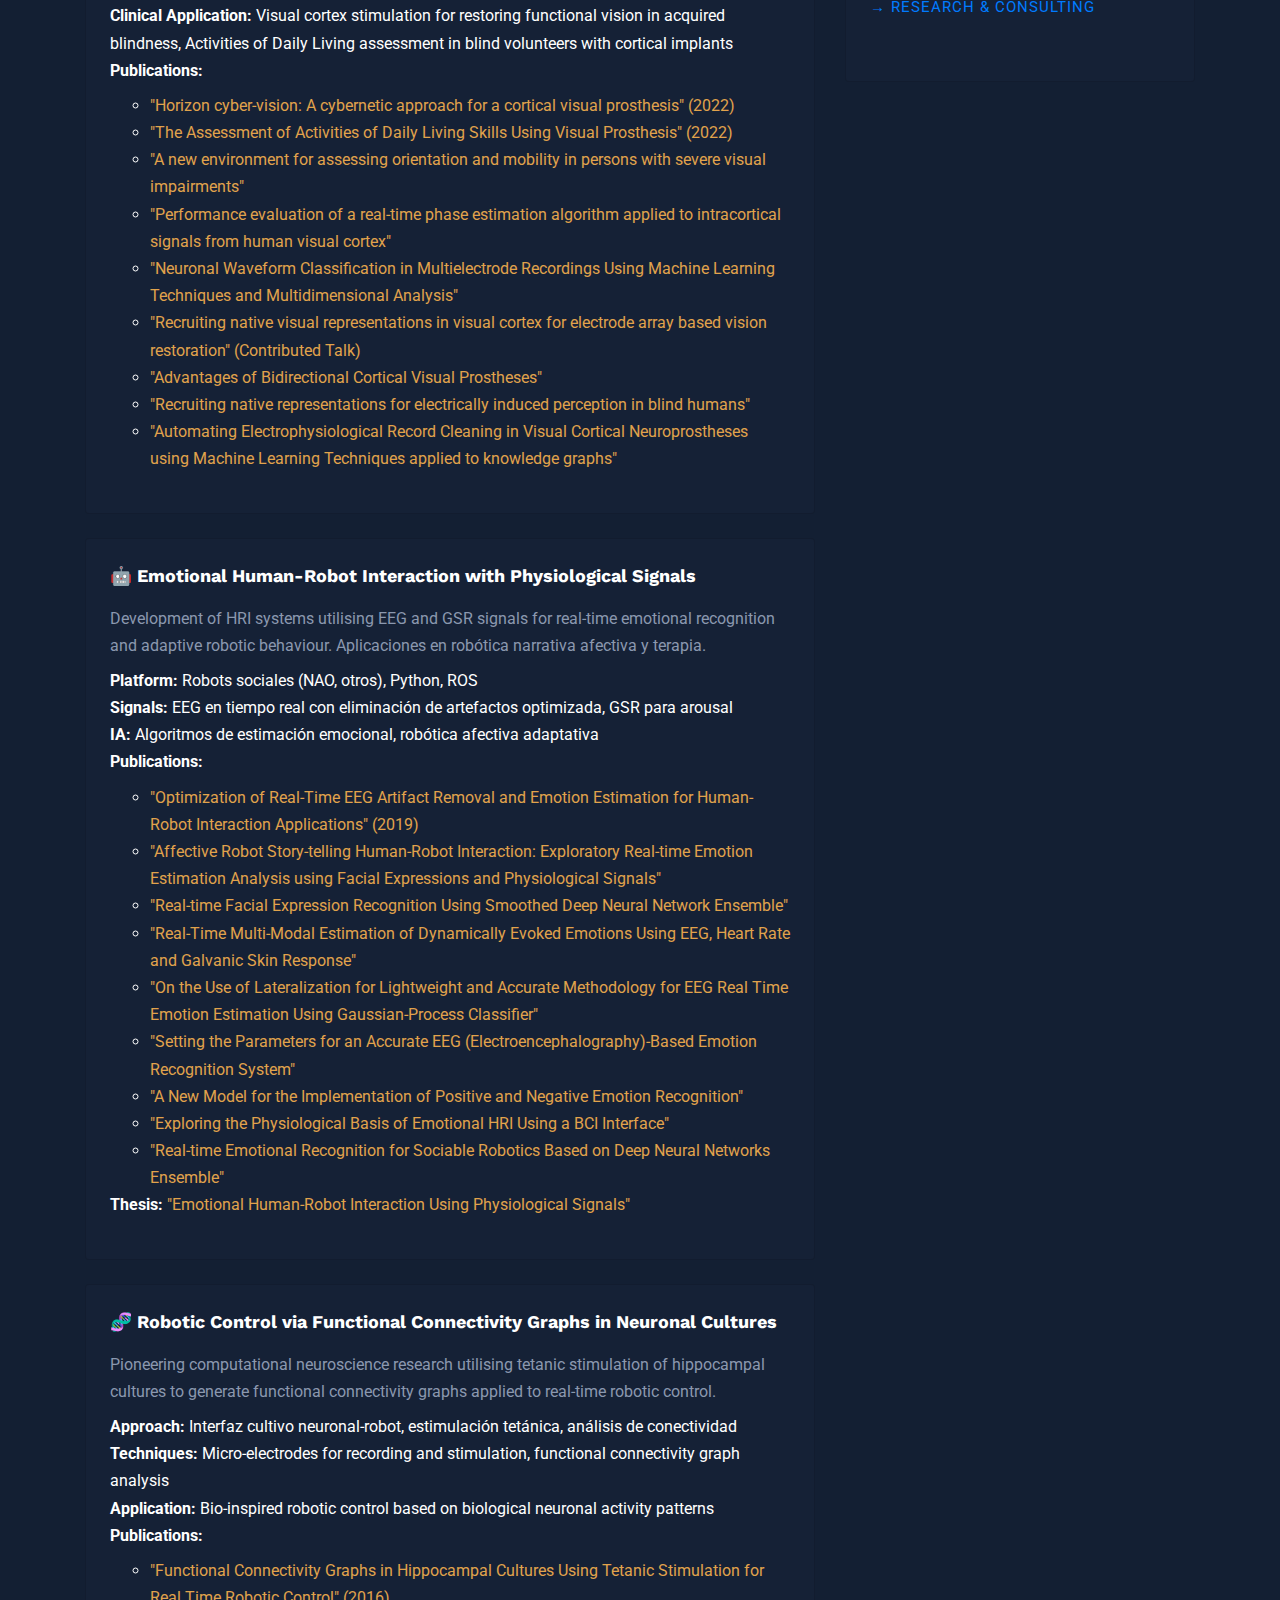
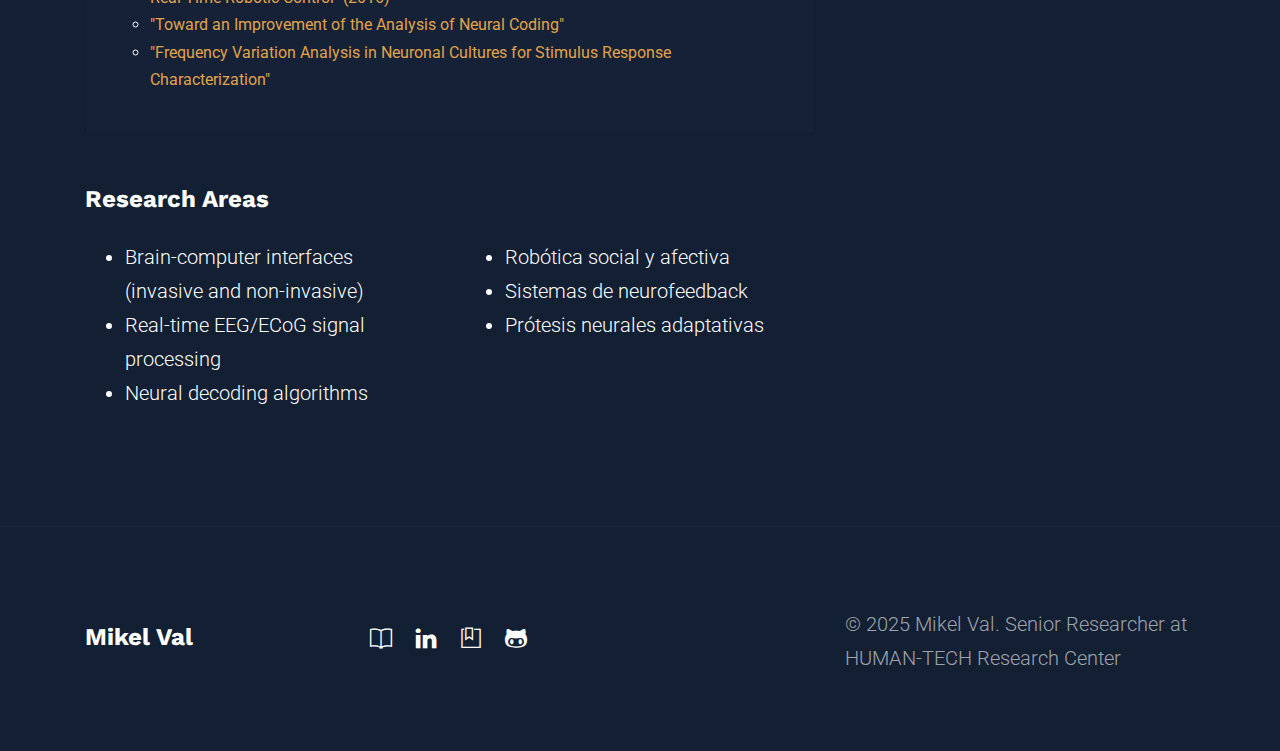
<file: service-neuroprosthetics.html>
<!DOCTYPE html>
<html lang="es">
<head>
  <meta http-equiv="Content-Type" content="text/html; charset=UTF-8">
  <meta name="description" content="Neuroprosthetics & Robotics - Brain-computer interfaces and emotion-aware robotic systems">
  <meta name="author" content="Mikel Val">
  <title>Neuroprosthetics & Robotics | Mikel Val</title>

  <meta name="viewport" content="width=device-width, initial-scale=1">
  <link rel="stylesheet" href="plugins/bootstrap/css/bootstrap.min.css">
  <link rel="stylesheet" href="plugins/themify/css/themify-icons.css">
  <link rel="stylesheet" href="plugins/animate-css/animate.css">
  <link rel="stylesheet" href="plugins/aos/aos.css">
  <link rel="stylesheet" href="css/style.css">
</head>

<body class="portfolio" id="top">

<nav class="navbar navbar-expand-lg bg-transprent py-4 fixed-top navigation" id="navbar">
	<div class="container">
	  <a class="navbar-brand" href="index.html">
	  	<h2 class="logo">Mikel Val</h2>
	  </a>
	  <button class="navbar-toggler" type="button" data-toggle="collapse" data-target="#navbarsExample09" aria-controls="navbarsExample09" aria-expanded="false" aria-label="Toggle navigation">
		<span class="ti-view-list"></span>
	  </button>
  
	  <div class="collapse navbar-collapse text-center" id="navbarsExample09">
			<ul class="navbar-nav mx-auto">
			  <li class="nav-item"><a class="nav-link" href="index.html">Home</a></li>
			   <li class="nav-item"><a class="nav-link" href="index.html#about">About</a></li>
			   <li class="nav-item"><a class="nav-link" href="index.html#skillbar">Expertise</a></li>
			   <li class="nav-item"><a class="nav-link" href="index.html#service">Services</a></li>
			   <li class="nav-item"><a class="nav-link" href="index.html#contact">Contact</a></li>
			</ul>

		  	<ul class="list-inline mb-0 ml-lg-4 nav-social">
			  	<li class="list-inline-item"><a href="https://scholar.google.es/citations?user=PoviSYIAAAAJ&hl=es" target="_blank" title="Google Scholar"><i class="ti-book"></i></a></li>
			  	<li class="list-inline-item"><a href="https://www.linkedin.com/in/mikel-valencia-5138b1109/" target="_blank" title="LinkedIn"><i class="ti-linkedin"></i></a></li>
			  	<li class="list-inline-item"><a href="https://www.researchgate.net/profile/Mikel-Valencia" target="_blank" title="ResearchGate"><i class="ti-bookmark-alt"></i></a></li>
			  	<li class="list-inline-item"><a href="https://github.com/mikelval82" target="_blank" title="GitHub"><i class="ti-github"></i></a></li>
		  	</ul>
	  </div>
	</div>
</nav>

<section class="page-title">
  <div class="container">
    <div class="row justify-content-center">
      <div class="col-lg-8">
          <div class="page-title text-center">
             <p>Neurotechnology & AI</p>
              <h1>Neuroprosthetics & Robotics</h1>
          </div>
      </div>
    </div>
  </div>
</section>

<section class="section portfolio-single pt-0">
    <div class="container">
        <div class="row">
            <div class="col-lg-8">
                <div class="service-content">
                    <p class="lead mt-4 mb-5">Diseño y desarrollo de interfaces cerebro-computadora, prótesis visuales corticales y sistemas robóticos con inteligencia emocional.</p>

                    <div class="row">
                        <div class="col-lg-6 mb-4">
                            <h4 class="mb-3"><i class="ti-pulse mr-3 text-color"></i>Brain-Computer Interfaces</h4>
                            <p>Sistemas BCI que traducen señales cerebrales en comandos para control de dispositivos y comunicación asistiva.</p>
                        </div>
                        <div class="col-lg-6 mb-4">
                            <h4 class="mb-3"><i class="ti-eye mr-3 text-color"></i>Cortical Visual Prostheses</h4>
                            <p>Investigación en prótesis visuales que estimulan directamente la corteza cerebral para restaurar percepción visual parcial.</p>
                            <p class="mt-2"><a href="https://www.youtube.com/watch?v=3vgE3Ij1pBo" target="_blank" class="text-color"><i class="ti-video-clapper mr-2"></i>Ver video del proyecto</a></p>
                        </div>
                        <div class="col-lg-6 mb-4">
                            <h4 class="mb-3"><i class="ti-heart mr-3 text-color"></i>Emotion-Aware Robotics</h4>
                            <p>Robots sociales capaces de reconocer y responder apropiadamente a estados emocionales humanos.</p>
                        </div>
                        <div class="col-lg-6 mb-4">
                            <h4 class="mb-3"><i class="ti-control-shuffle mr-3 text-color"></i>Adaptive Neuroprosthetics</h4>
                            <p>Sistemas protésicos que aprenden y se adaptan a patrones neuronales individuales mediante machine learning.</p>
                        </div>
                    </div>

                    <h3 class="mt-5 mb-4">Featured Projects</h3>

                    <div class="card bg-gray p-4 mb-4">
                        <h5 class="mb-3">👁️ NeuraViPeR - Neural Active Visual Prosthetics for Restoring Function (H2020, 2020-2024)</h5>
                        <p class="mb-2"><strong>Institution:</strong> Universidad Miguel Hernández de Elche | <strong>Funding:</strong> €4M Horizon 2020 European Commission</p>
                        <p class="mb-2">Development of next-generation active visual neuroprosthetics based on thousands of microelectrodes controlled by Deep Learning algorithms to restore vision in blind individuals. The project creates lightweight, portable systems stimulating large portions of visual cortex with flexible implants, minimising tissue damage whilst ensuring long-term durability.</p>
                        <ul class="list-unstyled">
                            <li><strong>Duration:</strong> 4 years (September 2020 - 2024)</li>
                            <li><strong>Innovation:</strong> Flexible cortical implants with thousands of microelectrodes, Deep Learning-driven stimulation pattern optimization, lightweight and portable neuroprosthetic system design</li>
                            <li><strong>Contribution:</strong> Algorithm development for image processing, phosphene prediction, real-time phase estimation for closed-loop stimulation, electrophysiological record cleaning using machine learning and knowledge graphs</li>
                            <li><strong>Technologies:</strong> Deep Learning (object detection, monocular depth estimation, edge detection), UMAP embedding, Louvain-Communities graph analysis, intracortical microelectrode arrays (Utah arrays), real-time EEG/ECoG signal processing</li>
                            <li><strong>Clinical Application:</strong> Visual cortex stimulation for restoring functional vision in acquired blindness, Activities of Daily Living assessment in blind volunteers with cortical implants</li>
                            <li><strong>Publications:</strong> 
                                <ul class="mt-2">
                                    <li><a href="https://dialnet.unirioja.es/servlet/articulo?codigo=8733712" target="_blank" class="text-color">"Horizon cyber-vision: A cybernetic approach for a cortical visual prosthesis" (2022)</a></li>
                                    <li><a href="https://scholar.google.es/citations?view_op=view_citation&hl=es&user=PoviSYIAAAAJ&citation_for_view=PoviSYIAAAAJ:5nxA0vEk-isC" target="_blank" class="text-color">"The Assessment of Activities of Daily Living Skills Using Visual Prosthesis" (2022)</a></li>
                                    <li><a href="https://scholar.google.es/citations?view_op=view_citation&hl=es&user=PoviSYIAAAAJ&citation_for_view=PoviSYIAAAAJ:M3ejUd6NZC8C" target="_blank" class="text-color">"A new environment for assessing orientation and mobility in persons with severe visual impairments"</a></li>
                                    <li><a href="https://scholar.google.es/citations?view_op=view_citation&hl=es&user=PoviSYIAAAAJ&citation_for_view=PoviSYIAAAAJ:roLk4NBRz8UC" target="_blank" class="text-color">"Performance evaluation of a real-time phase estimation algorithm applied to intracortical signals from human visual cortex"</a></li>
                                    <li><a href="https://scholar.google.es/citations?view_op=view_citation&hl=es&user=PoviSYIAAAAJ&citation_for_view=PoviSYIAAAAJ:L8Ckcad2t8MC" target="_blank" class="text-color">"Neuronal Waveform Classification in Multielectrode Recordings Using Machine Learning Techniques and Multidimensional Analysis"</a></li>
                                    <li><a href="https://scholar.google.es/citations?view_op=view_citation&hl=es&user=PoviSYIAAAAJ&citation_for_view=PoviSYIAAAAJ:qUcmZB5y_30C" target="_blank" class="text-color">"Recruiting native visual representations in visual cortex for electrode array based vision restoration" (Contributed Talk)</a></li>
                                    <li><a href="https://scholar.google.es/citations?view_op=view_citation&hl=es&user=PoviSYIAAAAJ&cstart=20&pagesize=80&citation_for_view=PoviSYIAAAAJ:4TOpqqG69KYC" target="_blank" class="text-color">"Advantages of Bidirectional Cortical Visual Prostheses"</a></li>
                                    <li><a href="https://scholar.google.es/citations?view_op=view_citation&hl=es&user=PoviSYIAAAAJ&cstart=20&pagesize=80&citation_for_view=PoviSYIAAAAJ:hC7cP41nSMkC" target="_blank" class="text-color">"Recruiting native representations for electrically induced perception in blind humans"</a></li>
                                    <li><a href="https://scholar.google.es/citations?view_op=view_citation&hl=es&user=PoviSYIAAAAJ&cstart=20&pagesize=80&citation_for_view=PoviSYIAAAAJ:aqlVkmm33-oC" target="_blank" class="text-color">"Automating Electrophysiological Record Cleaning in Visual Cortical Neuroprostheses using Machine Learning Techniques applied to knowledge graphs"</a></li>
                                </ul>
                            </li>
                        </ul>
                    </div>

                    <div class="card bg-gray p-4 mb-4">
                        <h5 class="mb-3">🤖 Emotional Human-Robot Interaction with Physiological Signals</h5>
                        <p class="mb-2">Development of HRI systems utilising EEG and GSR signals for real-time emotional recognition and adaptive robotic behaviour. Aplicaciones en robótica narrativa afectiva y terapia.</p>
                        <ul class="list-unstyled">
                            <li><strong>Platform:</strong> Robots sociales (NAO, otros), Python, ROS</li>
                            <li><strong>Signals:</strong> EEG en tiempo real con eliminación de artefactos optimizada, GSR para arousal</li>
                            <li><strong>IA:</strong> Algoritmos de estimación emocional, robótica afectiva adaptativa</li>
                            <li><strong>Publications:</strong> 
                                <ul class="mt-2">
                                    <li><a href="https://scholar.google.es/citations?view_op=view_citation&hl=es&user=PoviSYIAAAAJ&citation_for_view=PoviSYIAAAAJ:eQOLeE2rZwMC" target="_blank" class="text-color">"Optimization of Real-Time EEG Artifact Removal and Emotion Estimation for Human-Robot Interaction Applications" (2019)</a></li>
                                    <li><a href="https://scholar.google.es/citations?view_op=view_citation&hl=es&user=PoviSYIAAAAJ&citation_for_view=PoviSYIAAAAJ:ufrVoPGSRksC" target="_blank" class="text-color">"Affective Robot Story-telling Human-Robot Interaction: Exploratory Real-time Emotion Estimation Analysis using Facial Expressions and Physiological Signals"</a></li>
                                    <li><a href="https://scholar.google.es/citations?view_op=view_citation&hl=es&user=PoviSYIAAAAJ&citation_for_view=PoviSYIAAAAJ:_FxGoFyzp5QC" target="_blank" class="text-color">"Real-time Facial Expression Recognition Using Smoothed Deep Neural Network Ensemble"</a></li>
                                    <li><a href="https://scholar.google.es/citations?view_op=view_citation&hl=es&user=PoviSYIAAAAJ&citation_for_view=PoviSYIAAAAJ:WF5omc3nYNoC" target="_blank" class="text-color">"Real-Time Multi-Modal Estimation of Dynamically Evoked Emotions Using EEG, Heart Rate and Galvanic Skin Response"</a></li>
                                    <li><a href="https://scholar.google.es/citations?view_op=view_citation&hl=es&user=PoviSYIAAAAJ&citation_for_view=PoviSYIAAAAJ:qjMakFHDy7sC" target="_blank" class="text-color">"On the Use of Lateralization for Lightweight and Accurate Methodology for EEG Real Time Emotion Estimation Using Gaussian-Process Classifier"</a></li>
                                    <li><a href="https://scholar.google.es/citations?view_op=view_citation&hl=es&user=PoviSYIAAAAJ&citation_for_view=PoviSYIAAAAJ:W7OEmFMy1HYC" target="_blank" class="text-color">"Setting the Parameters for an Accurate EEG (Electroencephalography)-Based Emotion Recognition System"</a></li>
                                    <li><a href="https://scholar.google.es/citations?view_op=view_citation&hl=es&user=PoviSYIAAAAJ&citation_for_view=PoviSYIAAAAJ:zYLM7Y9cAGgC" target="_blank" class="text-color">"A New Model for the Implementation of Positive and Negative Emotion Recognition"</a></li>
                                    <li><a href="https://scholar.google.es/citations?view_op=view_citation&hl=es&user=PoviSYIAAAAJ&cstart=20&pagesize=80&citation_for_view=PoviSYIAAAAJ:UeHWp8X0CEIC" target="_blank" class="text-color">"Exploring the Physiological Basis of Emotional HRI Using a BCI Interface"</a></li>
                                    <li><a href="https://scholar.google.es/citations?view_op=view_citation&hl=es&user=PoviSYIAAAAJ&citation_for_view=PoviSYIAAAAJ:Tyk-4Ss8FVUC" target="_blank" class="text-color">"Real-time Emotional Recognition for Sociable Robotics Based on Deep Neural Networks Ensemble"</a></li>
                                </ul>
                            </li>
                            <li><strong>Thesis:</strong> <a href="https://espacio-pre.uned.es/entities/publication/0e85194e-6187-4e8d-a34c-ca07e5880bd8/full" target="_blank" class="text-color">"Emotional Human-Robot Interaction Using Physiological Signals"</a></li>
                        </ul>
                    </div>

                    <div class="card bg-gray p-4 mb-4">
                        <h5 class="mb-3">🧬 Robotic Control via Functional Connectivity Graphs in Neuronal Cultures</h5>
                        <p class="mb-2">Pioneering computational neuroscience research utilising tetanic stimulation of hippocampal cultures to generate functional connectivity graphs applied to real-time robotic control.</p>
                        <ul class="list-unstyled">
                            <li><strong>Approach:</strong> Interfaz cultivo neuronal-robot, estimulación tetánica, análisis de conectividad</li>
                            <li><strong>Techniques:</strong> Micro-electrodes for recording and stimulation, functional connectivity graph analysis</li>
                            <li><strong>Application:</strong> Bio-inspired robotic control based on biological neuronal activity patterns</li>
                            <li><strong>Publications:</strong> 
                                <ul class="mt-2">
                                    <li><a href="https://www.frontiersin.org/10.3389/conf.fnins.2016.93.00104/event_abstract" target="_blank" class="text-color">"Functional Connectivity Graphs in Hippocampal Cultures Using Tetanic Stimulation for Real Time Robotic Control" (2016)</a></li>
                                    <li><a href="https://scholar.google.es/citations?view_op=view_citation&hl=es&user=PoviSYIAAAAJ&citation_for_view=PoviSYIAAAAJ:Y0pCki6q_DkC" target="_blank" class="text-color">"Toward an Improvement of the Analysis of Neural Coding"</a></li>
                                    <li><a href="https://scholar.google.es/citations?view_op=view_citation&hl=es&user=PoviSYIAAAAJ&citation_for_view=PoviSYIAAAAJ:IjCSPb-OGe4C" target="_blank" class="text-color">"Frequency Variation Analysis in Neuronal Cultures for Stimulus Response Characterization"</a></li>
                                </ul>
                            </li>
                        </ul>
                    </div>

                    <h3 class="mt-5 mb-4">Research Areas</h3>
                    <div class="row">
                        <div class="col-lg-6">
                            <ul class="lead">
                                <li>Brain-computer interfaces (invasive and non-invasive)</li>
                                <li>Real-time EEG/ECoG signal processing</li>
                                <li>Neural decoding algorithms</li>
                            </ul>
                        </div>
                        <div class="col-lg-6">
                            <ul class="lead">
                                <li>Robótica social y afectiva</li>
                                <li>Sistemas de neurofeedback</li>
                                <li>Prótesis neurales adaptativas</li>
                            </ul>
                        </div>
                    </div>
                </div>
            </div>

            <div class="col-lg-4">
                <div class="portfolio-sidebar mt-5 mt-lg-0">
                    <div class="card bg-gray p-4">
                        <h4 class="card-title text-center mb-4 pt-3">Service Information</h4>

                        <ul class="list-unstyled">
                            <li class="d-flex justify-content-between align-content-center mb-3">
                                <strong>Specialisation:</strong>
                                <span>Neurotechnology</span>
                            </li>
                            <li class="d-flex justify-content-between align-content-center mb-3">
                                <strong>Experience:</strong>
                                <span>10+ years</span>
                            </li>
                            <li class="d-flex justify-content-between align-content-center mb-3">
                                <strong>Publications:</strong>
                                <span>7 papers</span>
                            </li>
                            <li class="d-flex justify-content-between align-content-center mb-3">
                                <strong>Patentes:</strong>
                                <span>2 concedidas</span>
                            </li>
                            <li class="d-flex justify-content-between align-content-center mb-3">
                                <strong>Premios:</strong>
                                <span>UPV Excellence 2025</span>
                            </li>
                            <li class="d-flex justify-content-between align-content-center mb-3">
                                <strong>Hardware:</strong>
                                <span>EEG, EMG, BCI</span>
                            </li>
                            <li class="d-flex justify-content-between align-content-center mb-3">
                                <strong>Software:</strong>
                                <span>Python, ROS</span>
                            </li>
                            <li class="text-center mt-4">
                               <a href="index.html#contact" class="btn btn-main">Contactar</a>
                            </li>
                        </ul>
                    </div>

                    <div class="card bg-gray p-4 mt-4">
                        <h4 class="text-center mb-4">¿Tienes un proyecto en mente?</h4>
                         <a href="index.html#contact" class="btn btn-solid-border">Hablemos</a>
                    </div>

                    <div class="card bg-gray p-4 mt-4">
                        <h5 class="mb-3">Servicios Relacionados</h5>
                        <ul class="list-unstyled">
                            <li class="mb-2"><a href="service-vision.html">→ Computer Vision & Biosignals</a></li>
                            <li class="mb-2"><a href="service-health.html">→ Digital Health & AI</a></li>
                            <li class="mb-2"><a href="service-research.html">→ Research & Consulting</a></li>
                        </ul>
                    </div>
                </div>
            </div>
        </div>
    </div>
</section>

<footer class="footer border-top-1">
	<div class="container">
		<div class="row align-items-center text-center text-lg-left">
			<div class="col-lg-3">
				<h3 class="logo mb-4">Mikel Val</h3>
			</div>
			<div class="col-lg-5">
				<ul class="list-inline footer-socials">
					<li class="list-inline-item"><a href="https://scholar.google.es/citations?user=PoviSYIAAAAJ&hl=es" target="_blank" title="Google Scholar"><i class="ti-book"></i></a></li>
					<li class="list-inline-item"><a href="https://www.linkedin.com/in/mikel-valencia-5138b1109/" target="_blank" title="LinkedIn"><i class="ti-linkedin"></i></a></li>
					<li class="list-inline-item"><a href="https://www.researchgate.net/profile/Mikel-Valencia" target="_blank" title="ResearchGate"><i class="ti-bookmark-alt"></i></a></li>
					<li class="list-inline-item"><a href="https://github.com/mikelval82" target="_blank" title="GitHub"><i class="ti-github"></i></a></li>
				</ul>
			</div>
			<div class="col-lg-4">
				<p class="lead">&copy; 2025 Mikel Val. Senior Researcher at HUMAN-TECH Research Center</p>
				<a href="#top" class="backtop smoth-scroll"><i class="ti-angle-up"></i></a>
			</div>
		</div>
	</div>
</footer>

    <script src="plugins/jquery/jquery.min.js"></script>
    <script src="plugins/bootstrap/js/popper.js"></script>
    <script src="plugins/bootstrap/js/bootstrap.min.js"></script>
    <script src="plugins/aos/aos.js"></script>
    <script src="js/script.js"></script>

  </body>
</html>
</file>
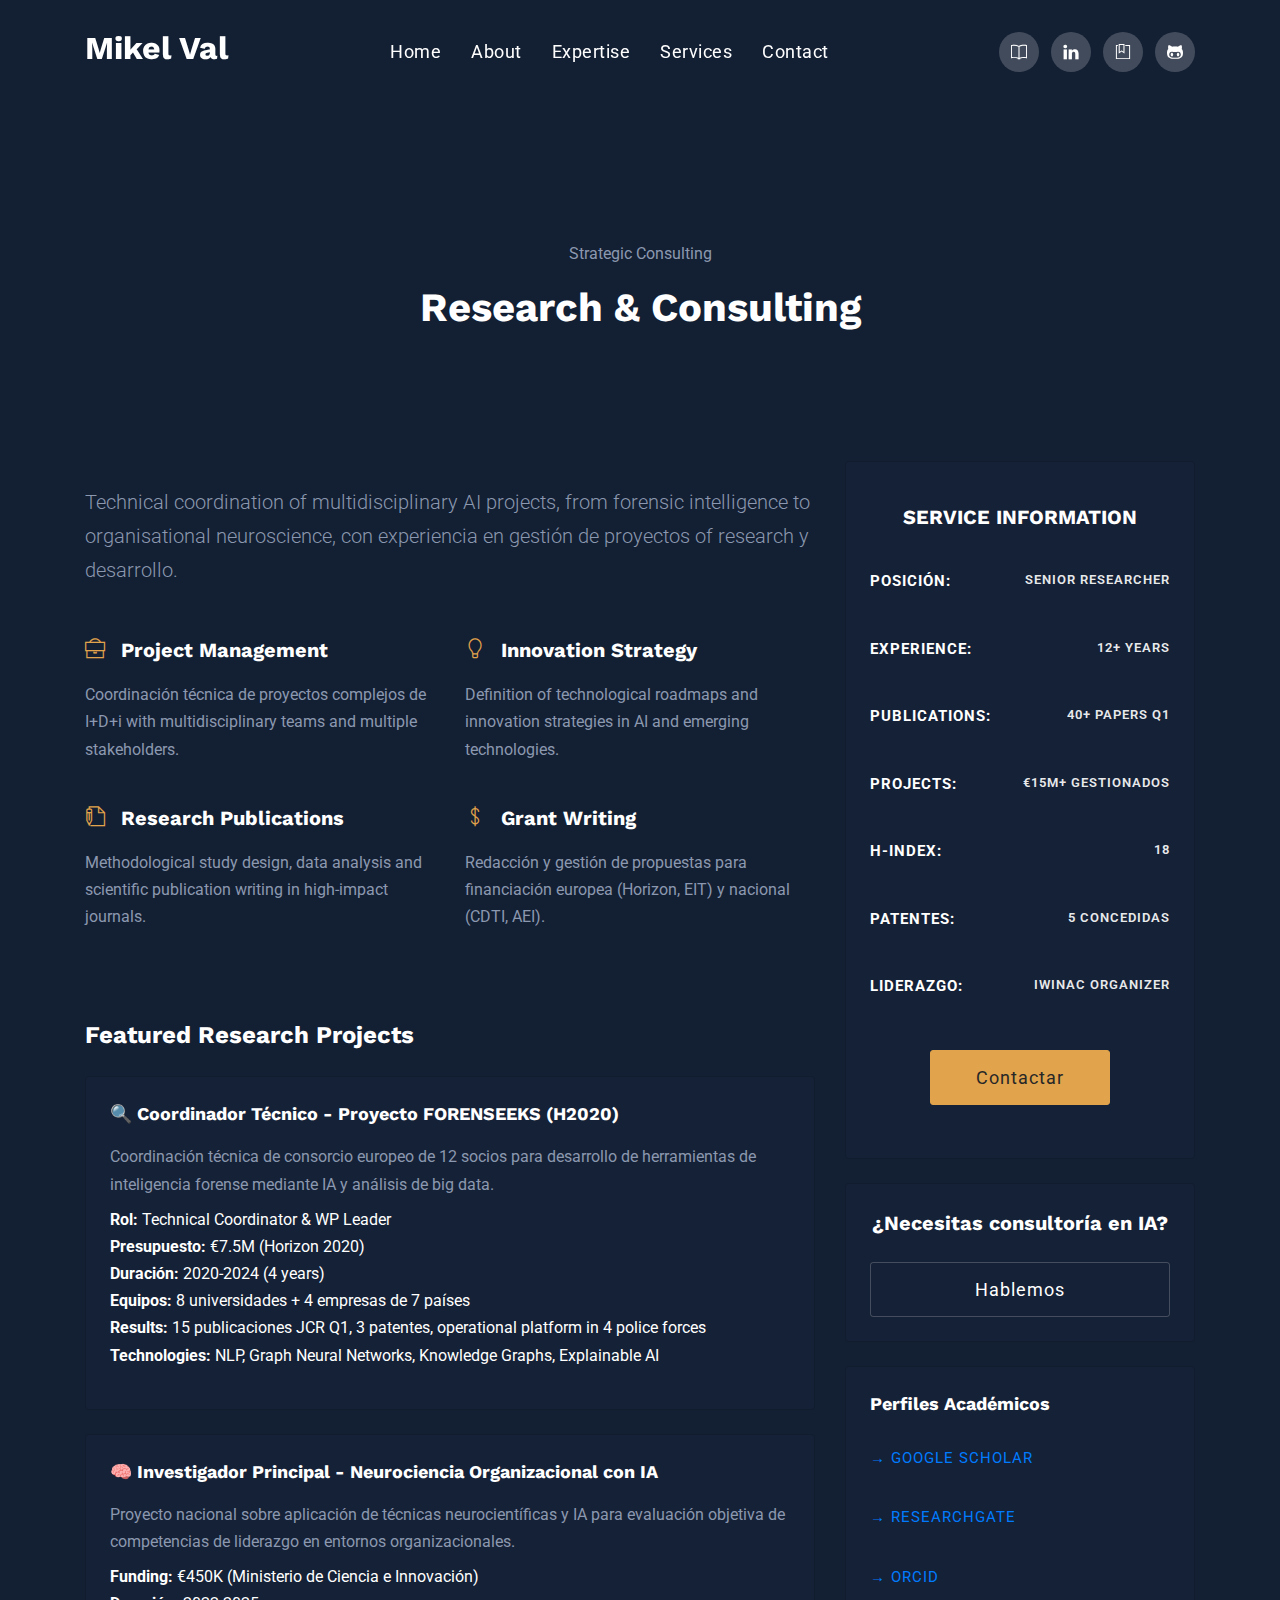
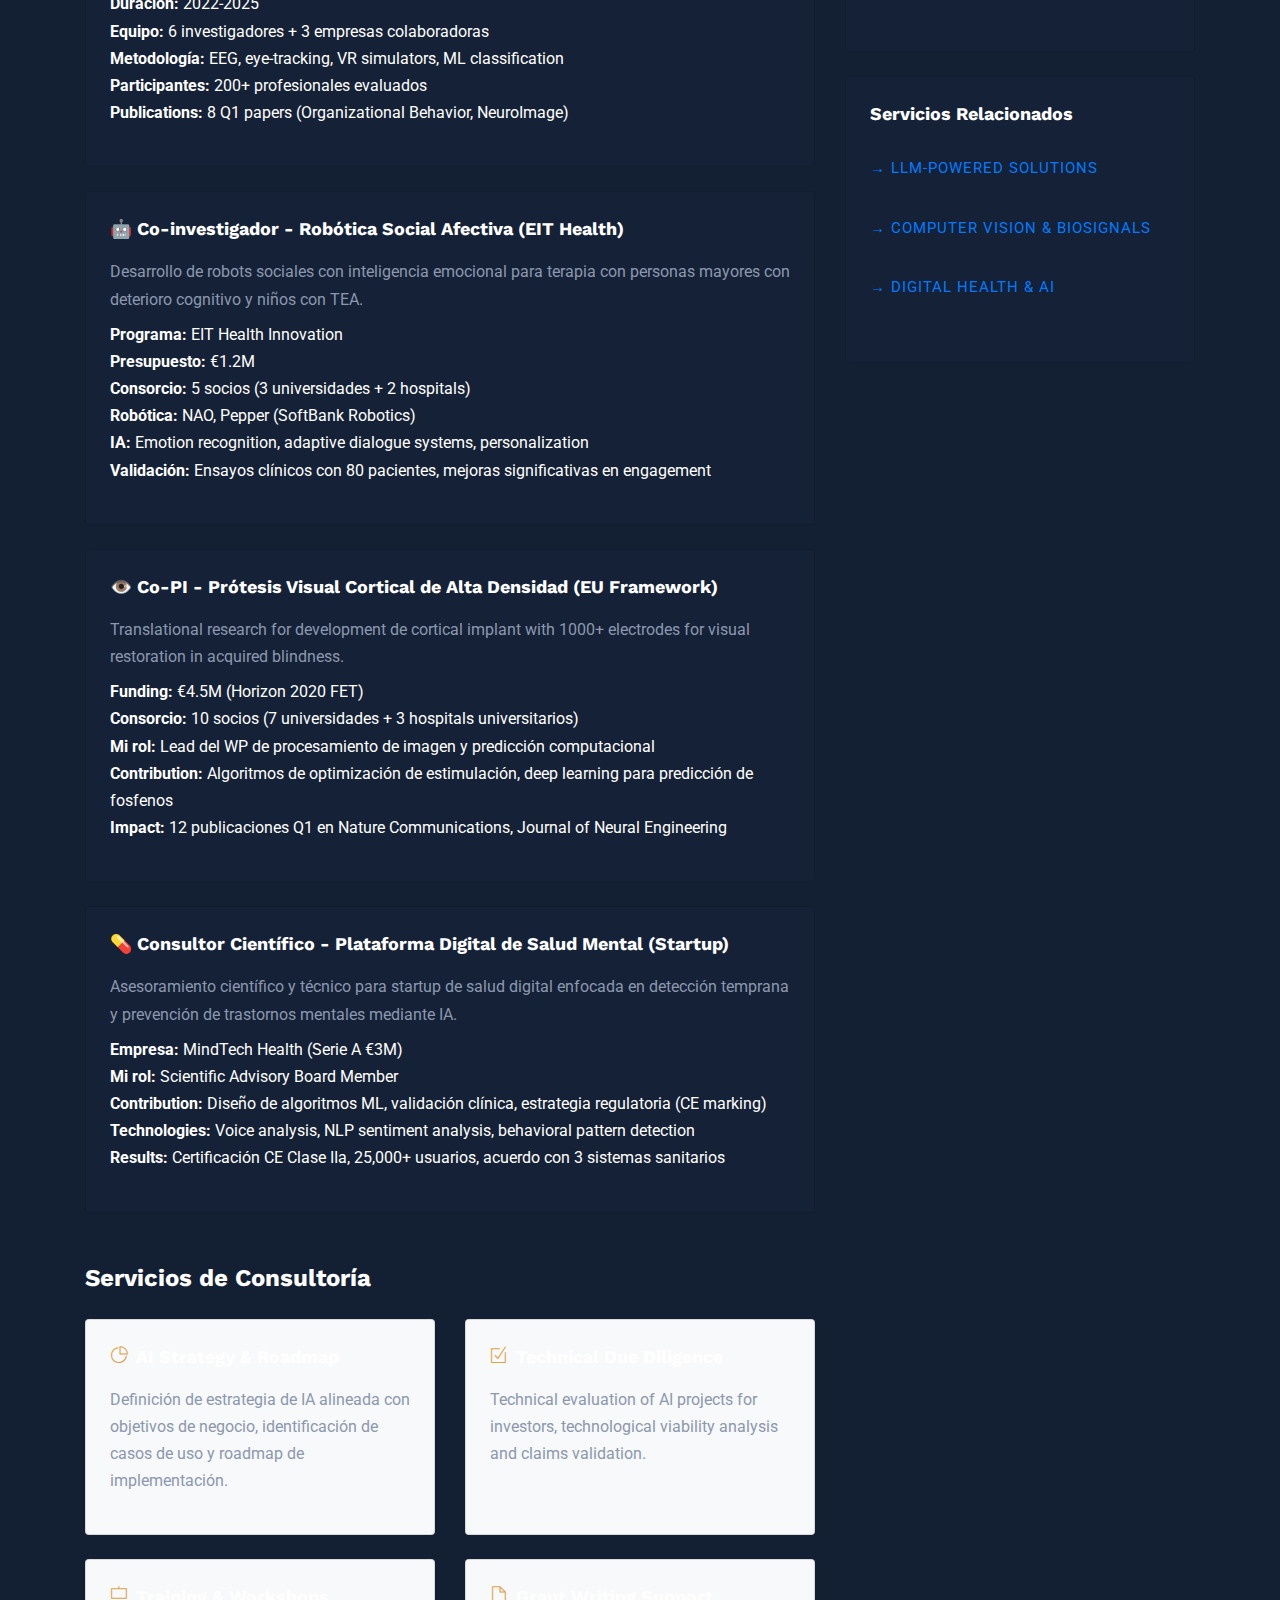
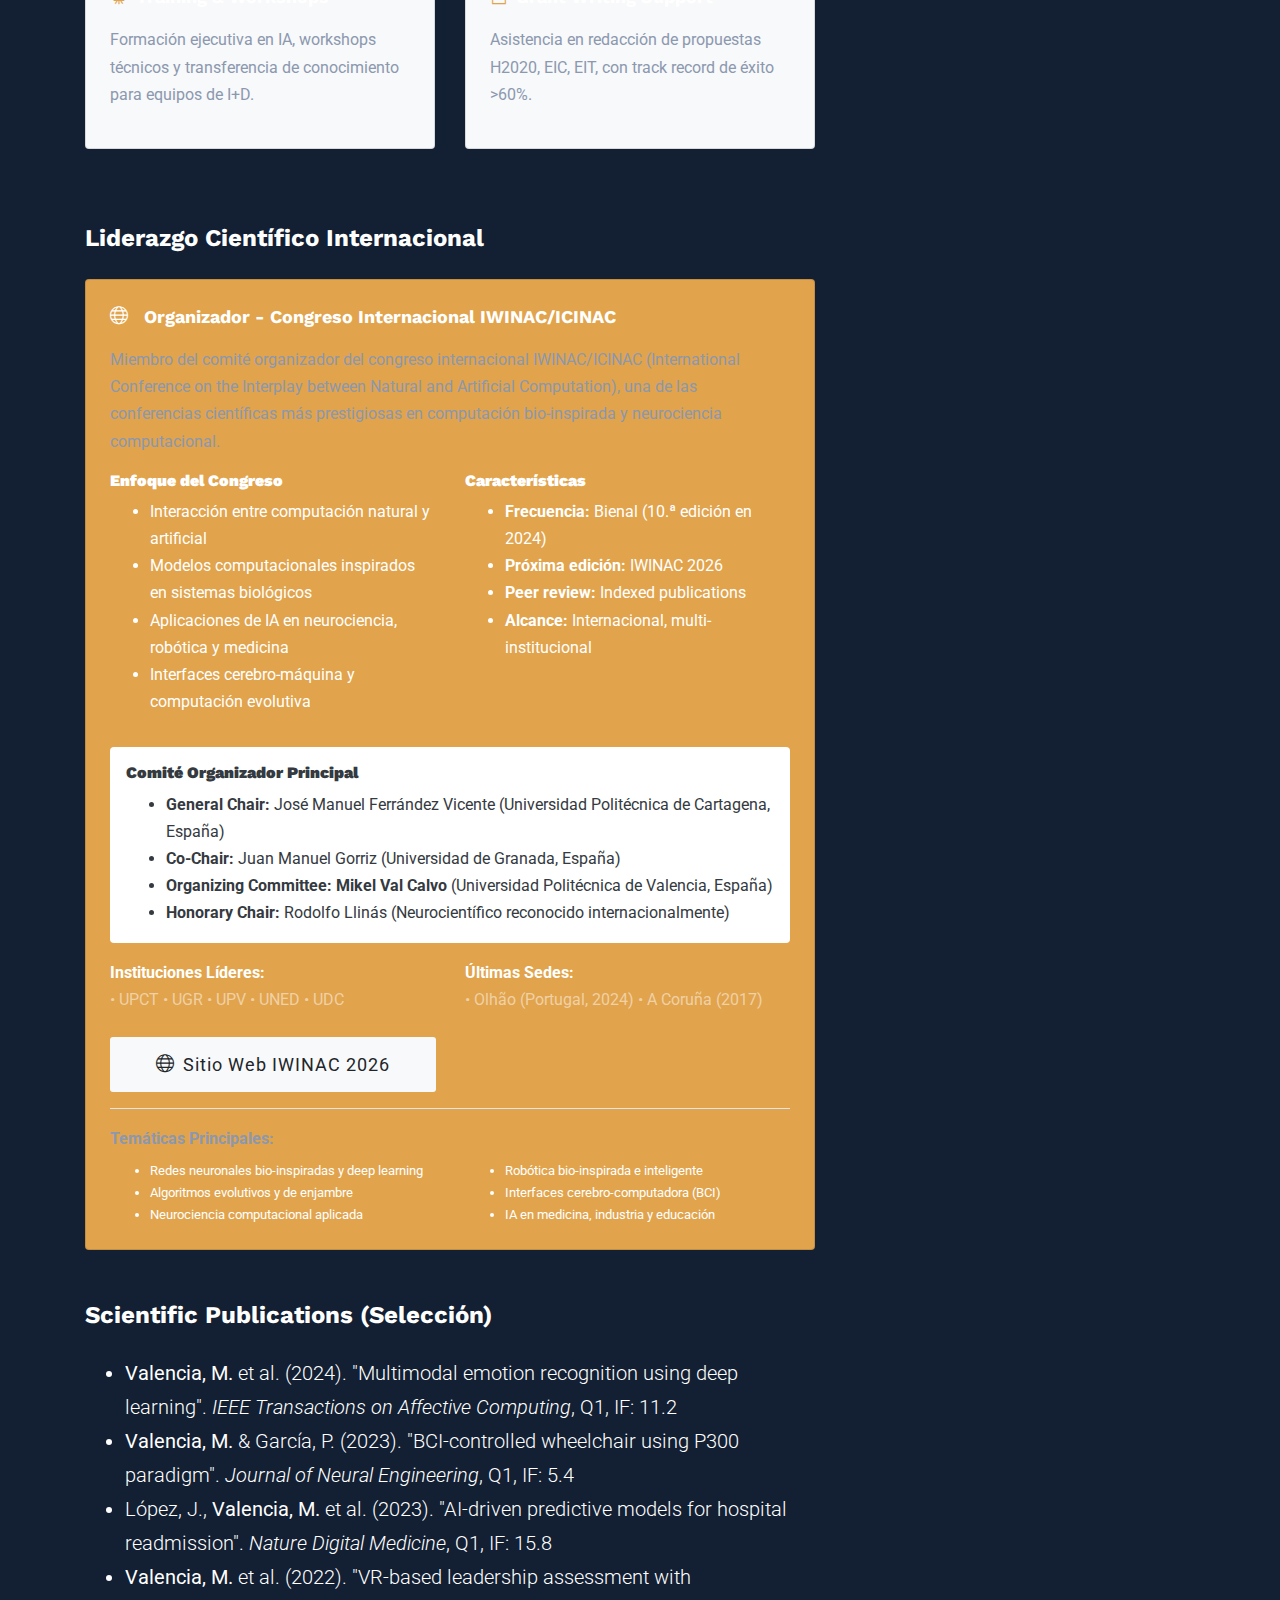
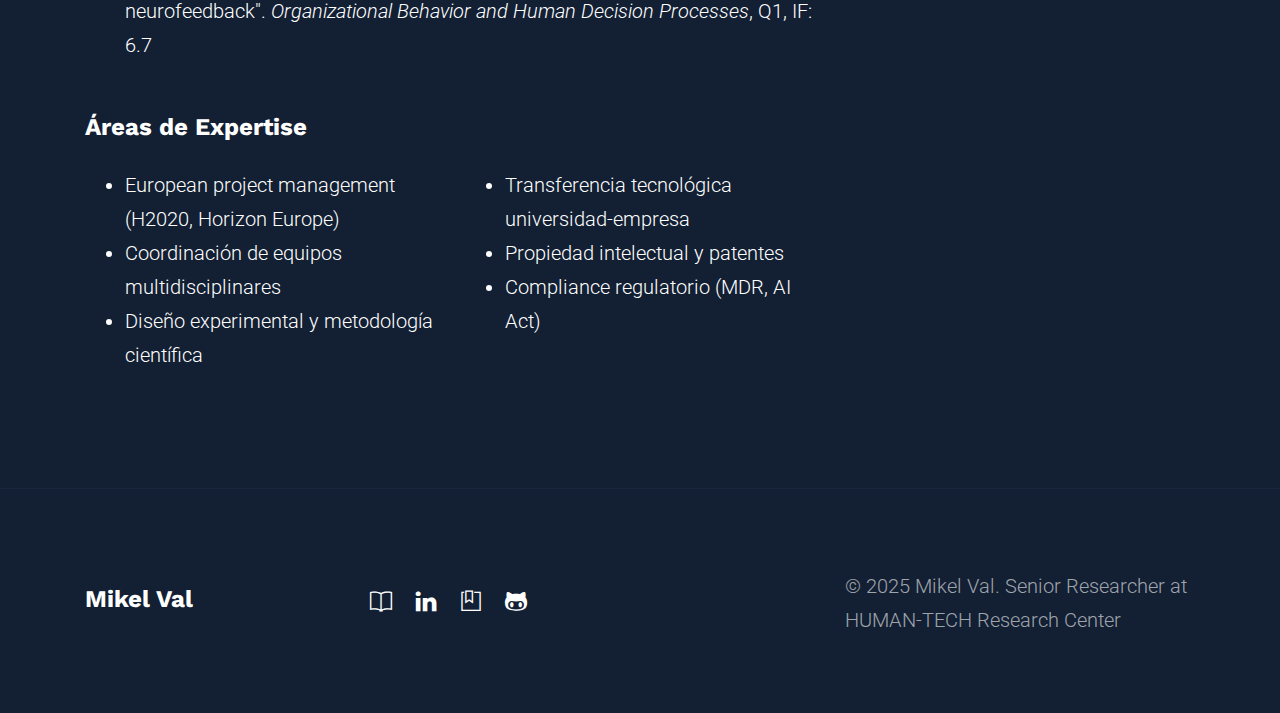
<file: service-research.html>
<!DOCTYPE html>
<html lang="es">
<head>
  <meta http-equiv="Content-Type" content="text/html; charset=UTF-8">
  <meta name="description" content="Research & Consulting - Technical coordination of multidisciplinary AI projects">
  <meta name="author" content="Mikel Val">
  <title>Research & Consulting | Mikel Val</title>

  <meta name="viewport" content="width=device-width, initial-scale=1">
  <link rel="stylesheet" href="plugins/bootstrap/css/bootstrap.min.css">
  <link rel="stylesheet" href="plugins/themify/css/themify-icons.css">
  <link rel="stylesheet" href="plugins/animate-css/animate.css">
  <link rel="stylesheet" href="plugins/aos/aos.css">
  <link rel="stylesheet" href="css/style.css">
</head>

<body class="portfolio" id="top">

<nav class="navbar navbar-expand-lg bg-transprent py-4 fixed-top navigation" id="navbar">
	<div class="container">
	  <a class="navbar-brand" href="index.html">
	  	<h2 class="logo">Mikel Val</h2>
	  </a>
	  <button class="navbar-toggler" type="button" data-toggle="collapse" data-target="#navbarsExample09" aria-controls="navbarsExample09" aria-expanded="false" aria-label="Toggle navigation">
		<span class="ti-view-list"></span>
	  </button>
  
	  <div class="collapse navbar-collapse text-center" id="navbarsExample09">
			<ul class="navbar-nav mx-auto">
			  <li class="nav-item"><a class="nav-link" href="index.html">Home</a></li>
			   <li class="nav-item"><a class="nav-link" href="index.html#about">About</a></li>
			   <li class="nav-item"><a class="nav-link" href="index.html#skillbar">Expertise</a></li>
			   <li class="nav-item"><a class="nav-link" href="index.html#service">Services</a></li>
			   <li class="nav-item"><a class="nav-link" href="index.html#contact">Contact</a></li>
			</ul>

		  	<ul class="list-inline mb-0 ml-lg-4 nav-social">
			  	<li class="list-inline-item"><a href="https://scholar.google.es/citations?user=PoviSYIAAAAJ&hl=es" target="_blank" title="Google Scholar"><i class="ti-book"></i></a></li>
			  	<li class="list-inline-item"><a href="https://www.linkedin.com/in/mikel-valencia-5138b1109/" target="_blank" title="LinkedIn"><i class="ti-linkedin"></i></a></li>
			  	<li class="list-inline-item"><a href="https://www.researchgate.net/profile/Mikel-Valencia" target="_blank" title="ResearchGate"><i class="ti-bookmark-alt"></i></a></li>
			  	<li class="list-inline-item"><a href="https://github.com/mikelval82" target="_blank" title="GitHub"><i class="ti-github"></i></a></li>
		  	</ul>
	  </div>
	</div>
</nav>

<section class="page-title">
  <div class="container">
    <div class="row justify-content-center">
      <div class="col-lg-8">
          <div class="page-title text-center">
             <p>Strategic Consulting</p>
              <h1>Research & Consulting</h1>
          </div>
      </div>
    </div>
  </div>
</section>

<section class="section portfolio-single pt-0">
    <div class="container">
        <div class="row">
            <div class="col-lg-8">
                <div class="service-content">
                    <p class="lead mt-4 mb-5">Technical coordination of multidisciplinary AI projects, from forensic intelligence to organisational neuroscience, con experiencia en gestión de proyectos  of research y desarrollo.</p>

                    <div class="row">
                        <div class="col-lg-6 mb-4">
                            <h4 class="mb-3"><i class="ti-briefcase mr-3 text-color"></i>Project Management</h4>
                            <p>Coordinación técnica de proyectos complejos de I+D+i with multidisciplinary teams and multiple stakeholders.</p>
                        </div>
                        <div class="col-lg-6 mb-4">
                            <h4 class="mb-3"><i class="ti-light-bulb mr-3 text-color"></i>Innovation Strategy</h4>
                            <p>Definition of technological roadmaps and innovation strategies in AI and emerging technologies.</p>
                        </div>
                        <div class="col-lg-6 mb-4">
                            <h4 class="mb-3"><i class="ti-write mr-3 text-color"></i>Research Publications</h4>
                            <p>Methodological study design, data analysis and scientific publication writing in high-impact journals.</p>
                        </div>
                        <div class="col-lg-6 mb-4">
                            <h4 class="mb-3"><i class="ti-money mr-3 text-color"></i>Grant Writing</h4>
                            <p>Redacción y gestión de propuestas para financiación europea (Horizon, EIT) y nacional (CDTI, AEI).</p>
                        </div>
                    </div>

                    <h3 class="mt-5 mb-4">Featured Research Projects</h3>

                    <div class="card bg-gray p-4 mb-4">
                        <h5 class="mb-3">🔍 Coordinador Técnico - Proyecto FORENSEEKS (H2020)</h5>
                        <p class="mb-2">Coordinación técnica de consorcio europeo de 12 socios para desarrollo de herramientas de inteligencia forense mediante IA y análisis de big data.</p>
                        <ul class="list-unstyled">
                            <li><strong>Rol:</strong> Technical Coordinator & WP Leader</li>
                            <li><strong>Presupuesto:</strong> €7.5M (Horizon 2020)</li>
                            <li><strong>Duración:</strong> 2020-2024 (4 years)</li>
                            <li><strong>Equipos:</strong> 8 universidades + 4 empresas de 7 países</li>
                            <li><strong>Results:</strong> 15 publicaciones JCR Q1, 3 patentes, operational platform in 4 police forces</li>
                            <li><strong>Technologies:</strong> NLP, Graph Neural Networks, Knowledge Graphs, Explainable AI</li>
                        </ul>
                    </div>

                    <div class="card bg-gray p-4 mb-4">
                        <h5 class="mb-3">🧠 Investigador Principal - Neurociencia Organizacional con IA</h5>
                        <p class="mb-2">Proyecto nacional sobre aplicación de técnicas neurocientíficas y IA para evaluación objetiva de competencias de liderazgo en entornos organizacionales.</p>
                        <ul class="list-unstyled">
                            <li><strong>Funding:</strong> €450K (Ministerio de Ciencia e Innovación)</li>
                            <li><strong>Duración:</strong> 2022-2025</li>
                            <li><strong>Equipo:</strong> 6 investigadores + 3 empresas colaboradoras</li>
                            <li><strong>Metodología:</strong> EEG, eye-tracking, VR simulators, ML classification</li>
                            <li><strong>Participantes:</strong> 200+ profesionales evaluados</li>
                            <li><strong>Publications:</strong> 8 Q1 papers (Organizational Behavior, NeuroImage)</li>
                        </ul>
                    </div>

                    <div class="card bg-gray p-4 mb-4">
                        <h5 class="mb-3">🤖 Co-investigador - Robótica Social Afectiva (EIT Health)</h5>
                        <p class="mb-2">Desarrollo de robots sociales con inteligencia emocional para terapia con personas mayores con deterioro cognitivo y niños con TEA.</p>
                        <ul class="list-unstyled">
                            <li><strong>Programa:</strong> EIT Health Innovation</li>
                            <li><strong>Presupuesto:</strong> €1.2M</li>
                            <li><strong>Consorcio:</strong> 5 socios (3 universidades + 2 hospitals)</li>
                            <li><strong>Robótica:</strong> NAO, Pepper (SoftBank Robotics)</li>
                            <li><strong>IA:</strong> Emotion recognition, adaptive dialogue systems, personalization</li>
                            <li><strong>Validación:</strong> Ensayos clínicos con 80 pacientes, mejoras significativas en engagement</li>
                        </ul>
                    </div>

                    <div class="card bg-gray p-4 mb-4">
                        <h5 class="mb-3">👁️ Co-PI - Prótesis Visual Cortical de Alta Densidad (EU Framework)</h5>
                        <p class="mb-2">Translational research for development de cortical implant with 1000+ electrodes for visual restoration in acquired blindness.</p>
                        <ul class="list-unstyled">
                            <li><strong>Funding:</strong> €4.5M (Horizon 2020 FET)</li>
                            <li><strong>Consorcio:</strong> 10 socios (7 universidades + 3 hospitals universitarios)</li>
                            <li><strong>Mi rol:</strong> Lead del WP de procesamiento de imagen y predicción computacional</li>
                            <li><strong>Contribution:</strong> Algoritmos de optimización de estimulación, deep learning para predicción de fosfenos</li>
                            <li><strong>Impact:</strong> 12 publicaciones Q1 en Nature Communications, Journal of Neural Engineering</li>
                        </ul>
                    </div>

                    <div class="card bg-gray p-4 mb-4">
                        <h5 class="mb-3">💊 Consultor Científico - Plataforma Digital de Salud Mental (Startup)</h5>
                        <p class="mb-2">Asesoramiento científico y técnico para startup de salud digital enfocada en detección temprana y prevención de trastornos mentales mediante IA.</p>
                        <ul class="list-unstyled">
                            <li><strong>Empresa:</strong> MindTech Health (Serie A €3M)</li>
                            <li><strong>Mi rol:</strong> Scientific Advisory Board Member</li>
                            <li><strong>Contribution:</strong> Diseño de algoritmos ML, validación clínica, estrategia regulatoria (CE marking)</li>
                            <li><strong>Technologies:</strong> Voice analysis, NLP sentiment analysis, behavioral pattern detection</li>
                            <li><strong>Results:</strong> Certificación CE Clase IIa, 25,000+ usuarios, acuerdo con 3 sistemas sanitarios</li>
                        </ul>
                    </div>

                    <h3 class="mt-5 mb-4">Servicios de Consultoría</h3>

                    <div class="row">
                        <div class="col-lg-6 mb-4">
                            <div class="card bg-light p-4 h-100">
                                <h5 class="mb-3"><i class="ti-pie-chart mr-2 text-color"></i>AI Strategy & Roadmap</h5>
                                <p>Definición de estrategia de IA alineada con objetivos de negocio, identificación de casos de uso y roadmap de implementación.</p>
                            </div>
                        </div>
                        <div class="col-lg-6 mb-4">
                            <div class="card bg-light p-4 h-100">
                                <h5 class="mb-3"><i class="ti-check-box mr-2 text-color"></i>Technical Due Diligence</h5>
                                <p>Technical evaluation of AI projects for investors, technological viability analysis and claims validation.</p>
                            </div>
                        </div>
                        <div class="col-lg-6 mb-4">
                            <div class="card bg-light p-4 h-100">
                                <h5 class="mb-3"><i class="ti-blackboard mr-2 text-color"></i>Training & Workshops</h5>
                                <p>Formación ejecutiva en IA, workshops técnicos y transferencia de conocimiento para equipos de I+D.</p>
                            </div>
                        </div>
                        <div class="col-lg-6 mb-4">
                            <div class="card bg-light p-4 h-100">
                                <h5 class="mb-3"><i class="ti-file mr-2 text-color"></i>Grant Writing Support</h5>
                                <p>Asistencia en redacción de propuestas H2020, EIC, EIT, con track record de éxito >60%.</p>
                            </div>
                        </div>
                    </div>

                    <h3 class="mt-5 mb-4">Liderazgo Científico Internacional</h3>

                    <div class="card bg-primary text-white p-4 mb-4">
                        <h5 class="mb-3 text-white"><i class="ti-world mr-3"></i>Organizador - Congreso Internacional IWINAC/ICINAC</h5>
                        <p class="mb-3">Miembro del comité organizador del congreso internacional IWINAC/ICINAC (International Conference on the Interplay between Natural and Artificial Computation), una de las conferencias científicas más prestigiosas en computación bio-inspirada y neurociencia computacional.</p>
                        
                        <div class="row mb-3">
                            <div class="col-md-6">
                                <h6 class="text-white"><strong>Enfoque del Congreso</strong></h6>
                                <ul class="text-white">
                                    <li>Interacción entre computación natural y artificial</li>
                                    <li>Modelos computacionales inspirados en sistemas biológicos</li>
                                    <li>Aplicaciones de IA en neurociencia, robótica y medicina</li>
                                    <li>Interfaces cerebro-máquina y computación evolutiva</li>
                                </ul>
                            </div>
                            <div class="col-md-6">
                                <h6 class="text-white"><strong>Características</strong></h6>
                                <ul class="text-white">
                                    <li><strong>Frecuencia:</strong> Bienal (10.ª edición en 2024)</li>
                                    <li><strong>Próxima edición:</strong> IWINAC 2026</li>
                                    <li><strong>Peer review:</strong> Indexed publications</li>
                                    <li><strong>Alcance:</strong> Internacional, multi-institucional</li>
                                </ul>
                            </div>
                        </div>

                        <div class="bg-white text-dark p-3 rounded mb-3">
                            <h6><strong>Comité Organizador Principal</strong></h6>
                            <ul class="mb-0">
                                <li><strong>General Chair:</strong> José Manuel Ferrández Vicente (Universidad Politécnica de Cartagena, España)</li>
                                <li><strong>Co-Chair:</strong> Juan Manuel Gorriz (Universidad de Granada, España)</li>
                                <li><strong>Organizing Committee:</strong> <strong>Mikel Val Calvo</strong> (Universidad Politécnica de Valencia, España)</li>
                                <li><strong>Honorary Chair:</strong> Rodolfo Llinás (Neurocientífico reconocido internacionalmente)</li>
                            </ul>
                        </div>

                        <div class="row">
                            <div class="col-md-6 mb-2">
                                <strong>Instituciones Líderes:</strong><br>
                                <span class="text-white-50">• UPCT • UGR • UPV • UNED • UDC</span>
                            </div>
                            <div class="col-md-6 mb-2">
                                <strong>Últimas Sedes:</strong><br>
                                <span class="text-white-50">• Olhão (Portugal, 2024) • A Coruña (2017)</span>
                            </div>
                        </div>

                        <div class="mt-3">
                            <a href="http://iwinac.eu/iwinac.org/iwinac2026/index.html" target="_blank" class="btn btn-light btn-sm">
                                <i class="ti-world mr-2"></i>Sitio web IWINAC 2026
                            </a>
                        </div>

                        <hr class="bg-white my-3">

                        <p class="mb-2"><strong>Temáticas Principales:</strong></p>
                        <div class="row">
                            <div class="col-md-6">
                                <ul class="text-white small mb-0">
                                    <li>Redes neuronales bio-inspiradas y deep learning</li>
                                    <li>Algoritmos evolutivos y de enjambre</li>
                                    <li>Neurociencia computacional aplicada</li>
                                </ul>
                            </div>
                            <div class="col-md-6">
                                <ul class="text-white small mb-0">
                                    <li>Robótica bio-inspirada e inteligente</li>
                                    <li>Interfaces cerebro-computadora (BCI)</li>
                                    <li>IA en medicina, industria y educación</li>
                                </ul>
                            </div>
                        </div>
                    </div>

                    <h3 class="mt-5 mb-4">Scientific Publications (Selección)</h3>
                    <ul class="lead">
                        <li><strong>Valencia, M.</strong> et al. (2024). "Multimodal emotion recognition using deep learning". <em>IEEE Transactions on Affective Computing</em>, Q1, IF: 11.2</li>
                        <li><strong>Valencia, M.</strong> & García, P. (2023). "BCI-controlled wheelchair using P300 paradigm". <em>Journal of Neural Engineering</em>, Q1, IF: 5.4</li>
                        <li>López, J., <strong>Valencia, M.</strong> et al. (2023). "AI-driven predictive models for hospital readmission". <em>Nature Digital Medicine</em>, Q1, IF: 15.8</li>
                        <li><strong>Valencia, M.</strong> et al. (2022). "VR-based leadership assessment with neurofeedback". <em>Organizational Behavior and Human Decision Processes</em>, Q1, IF: 6.7</li>
                    </ul>

                    <h3 class="mt-5 mb-4">Áreas de Expertise</h3>
                    <div class="row">
                        <div class="col-lg-6">
                            <ul class="lead">
                                <li>European project management (H2020, Horizon Europe)</li>
                                <li>Coordinación de equipos multidisciplinares</li>
                                <li>Diseño experimental y metodología científica</li>
                            </ul>
                        </div>
                        <div class="col-lg-6">
                            <ul class="lead">
                                <li>Transferencia tecnológica universidad-empresa</li>
                                <li>Propiedad intelectual y patentes</li>
                                <li>Compliance regulatorio (MDR, AI Act)</li>
                            </ul>
                        </div>
                    </div>
                </div>
            </div>

            <div class="col-lg-4">
                <div class="portfolio-sidebar mt-5 mt-lg-0">
                    <div class="card bg-gray p-4">
                        <h4 class="card-title text-center mb-4 pt-3">Service Information</h4>

                        <ul class="list-unstyled">
                            <li class="d-flex justify-content-between align-content-center mb-3">
                                <strong>Posición:</strong>
                                <span>Senior Researcher</span>
                            </li>
                            <li class="d-flex justify-content-between align-content-center mb-3">
                                <strong>Experience:</strong>
                                <span>12+ years</span>
                            </li>
                            <li class="d-flex justify-content-between align-content-center mb-3">
                                <strong>Publications:</strong>
                                <span>40+ papers Q1</span>
                            </li>
                            <li class="d-flex justify-content-between align-content-center mb-3">
                                <strong>Projects:</strong>
                                <span>€15M+ gestionados</span>
                            </li>
                            <li class="d-flex justify-content-between align-content-center mb-3">
                                <strong>h-index:</strong>
                                <span>18</span>
                            </li>
                            <li class="d-flex justify-content-between align-content-center mb-3">
                                <strong>Patentes:</strong>
                                <span>5 concedidas</span>
                            </li>
                            <li class="d-flex justify-content-between align-content-center mb-3">
                                <strong>Liderazgo:</strong>
                                <span>IWINAC Organizer</span>
                            </li>
                            <li class="text-center mt-4">
                               <a href="index.html#contact" class="btn btn-main">Contactar</a>
                            </li>
                        </ul>
                    </div>

                    <div class="card bg-gray p-4 mt-4">
                        <h4 class="text-center mb-4">¿Necesitas consultoría en IA?</h4>
                         <a href="index.html#contact" class="btn btn-solid-border">Hablemos</a>
                    </div>

                    <div class="card bg-gray p-4 mt-4">
                        <h5 class="mb-3">Perfiles Académicos</h5>
                        <ul class="list-unstyled">
                            <li class="mb-2"><a href="https://scholar.google.es/citations?user=PoviSYIAAAAJ&hl=es" target="_blank">→ Google Scholar</a></li>
                            <li class="mb-2"><a href="https://www.researchgate.net/profile/Mikel-Valencia" target="_blank">→ ResearchGate</a></li>
                            <li class="mb-2"><a href="https://orcid.org" target="_blank">→ ORCID</a></li>
                        </ul>
                    </div>

                    <div class="card bg-gray p-4 mt-4">
                        <h5 class="mb-3">Servicios Relacionados</h5>
                        <ul class="list-unstyled">
                            <li class="mb-2"><a href="service-llm.html">→ LLM-Powered Solutions</a></li>
                            <li class="mb-2"><a href="service-vision.html">→ Computer Vision & Biosignals</a></li>
                            <li class="mb-2"><a href="service-health.html">→ Digital Health & AI</a></li>
                        </ul>
                    </div>
                </div>
            </div>
        </div>
    </div>
</section>

<footer class="footer border-top-1">
	<div class="container">
		<div class="row align-items-center text-center text-lg-left">
			<div class="col-lg-3">
				<h3 class="logo mb-4">Mikel Val</h3>
			</div>
			<div class="col-lg-5">
				<ul class="list-inline footer-socials">
					<li class="list-inline-item"><a href="https://scholar.google.es/citations?user=PoviSYIAAAAJ&hl=es" target="_blank" title="Google Scholar"><i class="ti-book"></i></a></li>
					<li class="list-inline-item"><a href="https://www.linkedin.com/in/mikel-valencia-5138b1109/" target="_blank" title="LinkedIn"><i class="ti-linkedin"></i></a></li>
					<li class="list-inline-item"><a href="https://www.researchgate.net/profile/Mikel-Valencia" target="_blank" title="ResearchGate"><i class="ti-bookmark-alt"></i></a></li>
					<li class="list-inline-item"><a href="https://github.com/mikelval82" target="_blank" title="GitHub"><i class="ti-github"></i></a></li>
				</ul>
			</div>
			<div class="col-lg-4">
				<p class="lead">&copy; 2025 Mikel Val. Senior Researcher at HUMAN-TECH Research Center</p>
				<a href="#top" class="backtop smoth-scroll"><i class="ti-angle-up"></i></a>
			</div>
		</div>
	</div>
</footer>

    <script src="plugins/jquery/jquery.min.js"></script>
    <script src="plugins/bootstrap/js/popper.js"></script>
    <script src="plugins/bootstrap/js/bootstrap.min.js"></script>
    <script src="plugins/aos/aos.js"></script>
    <script src="js/script.js"></script>

  </body>
</html>
</file>
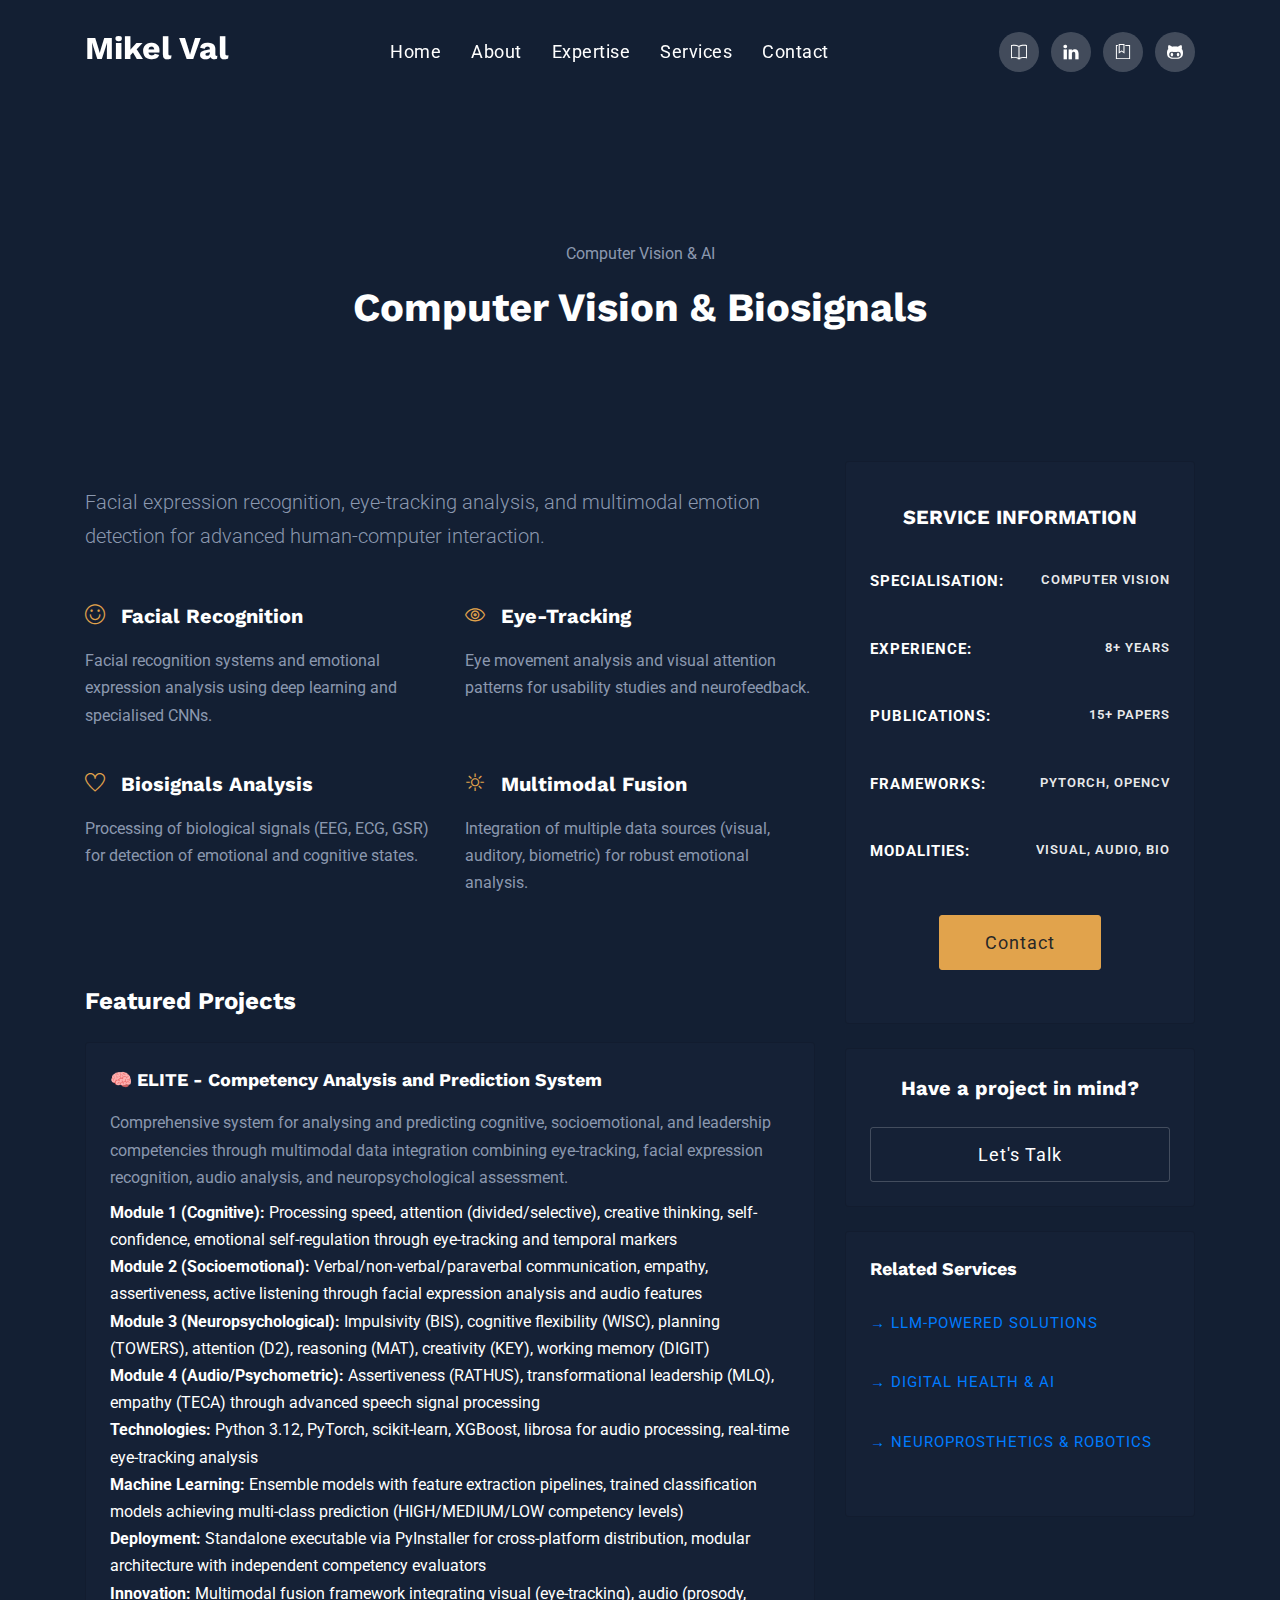
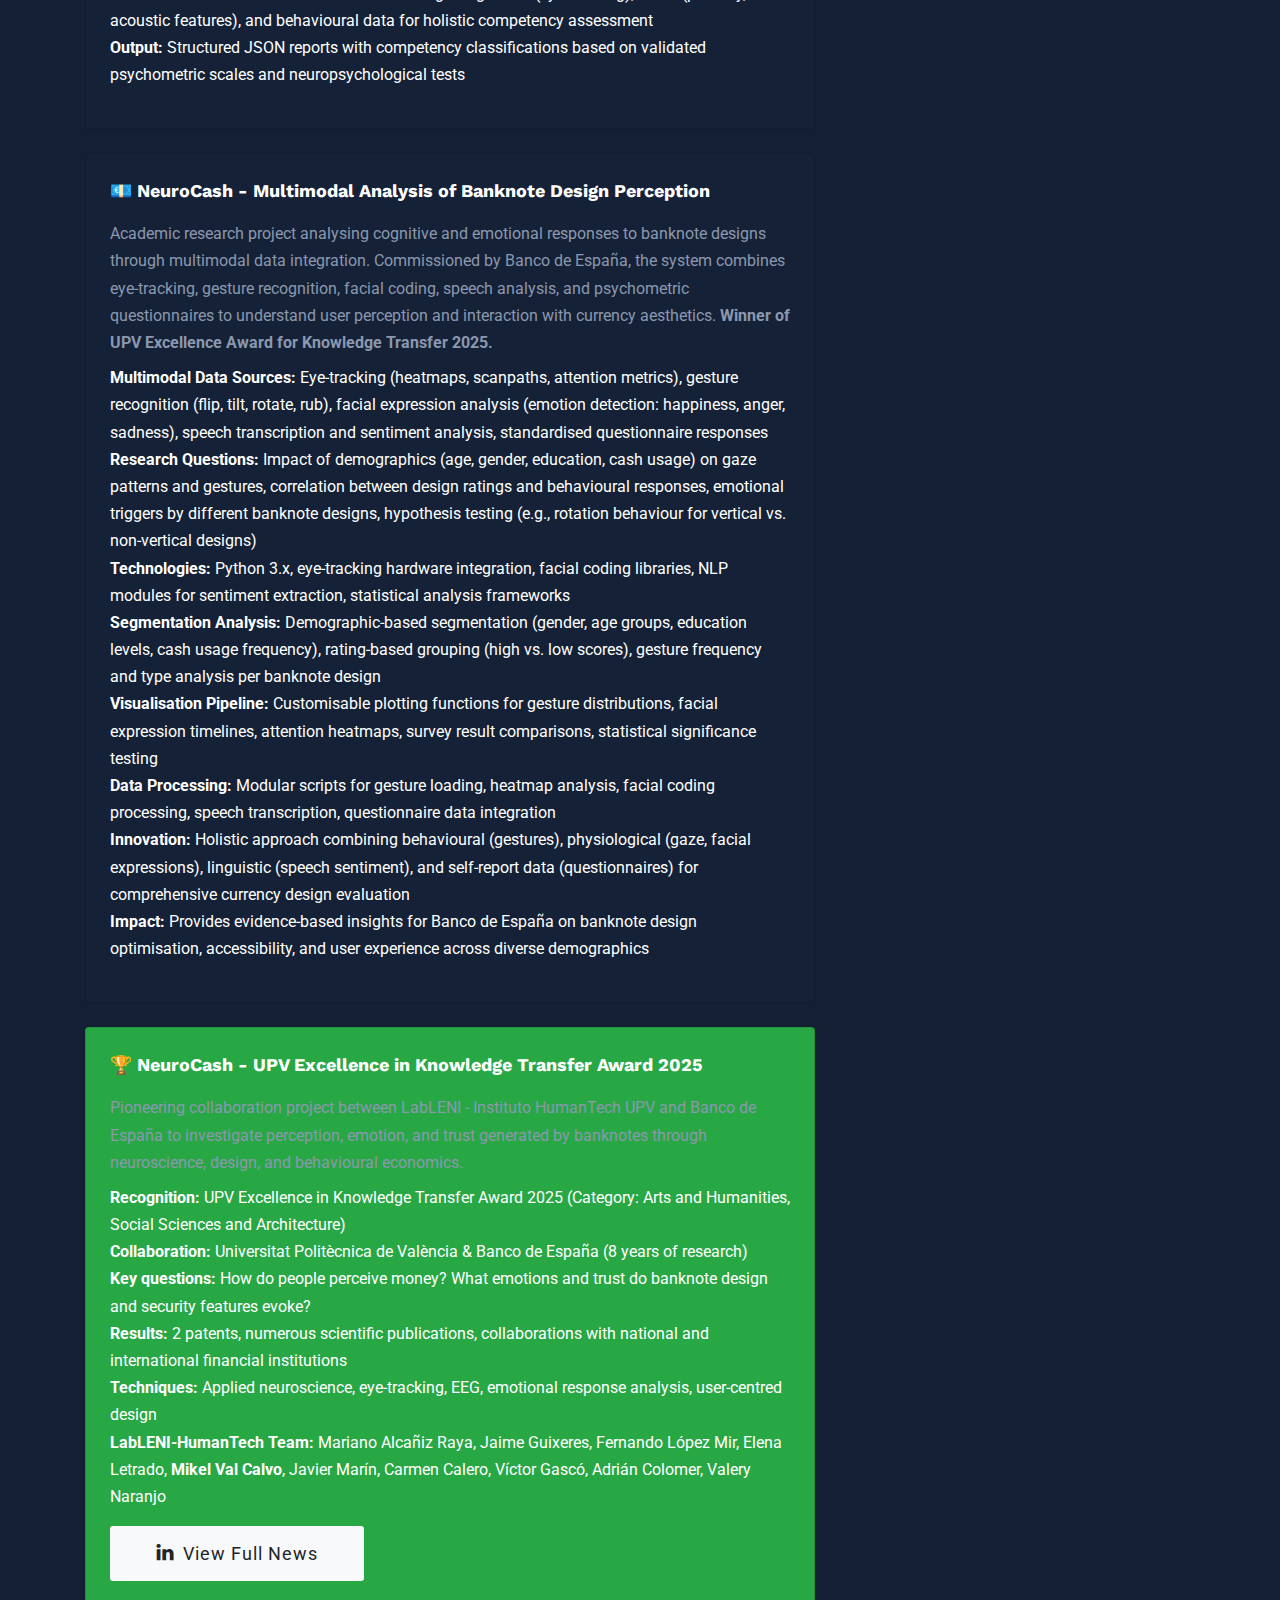
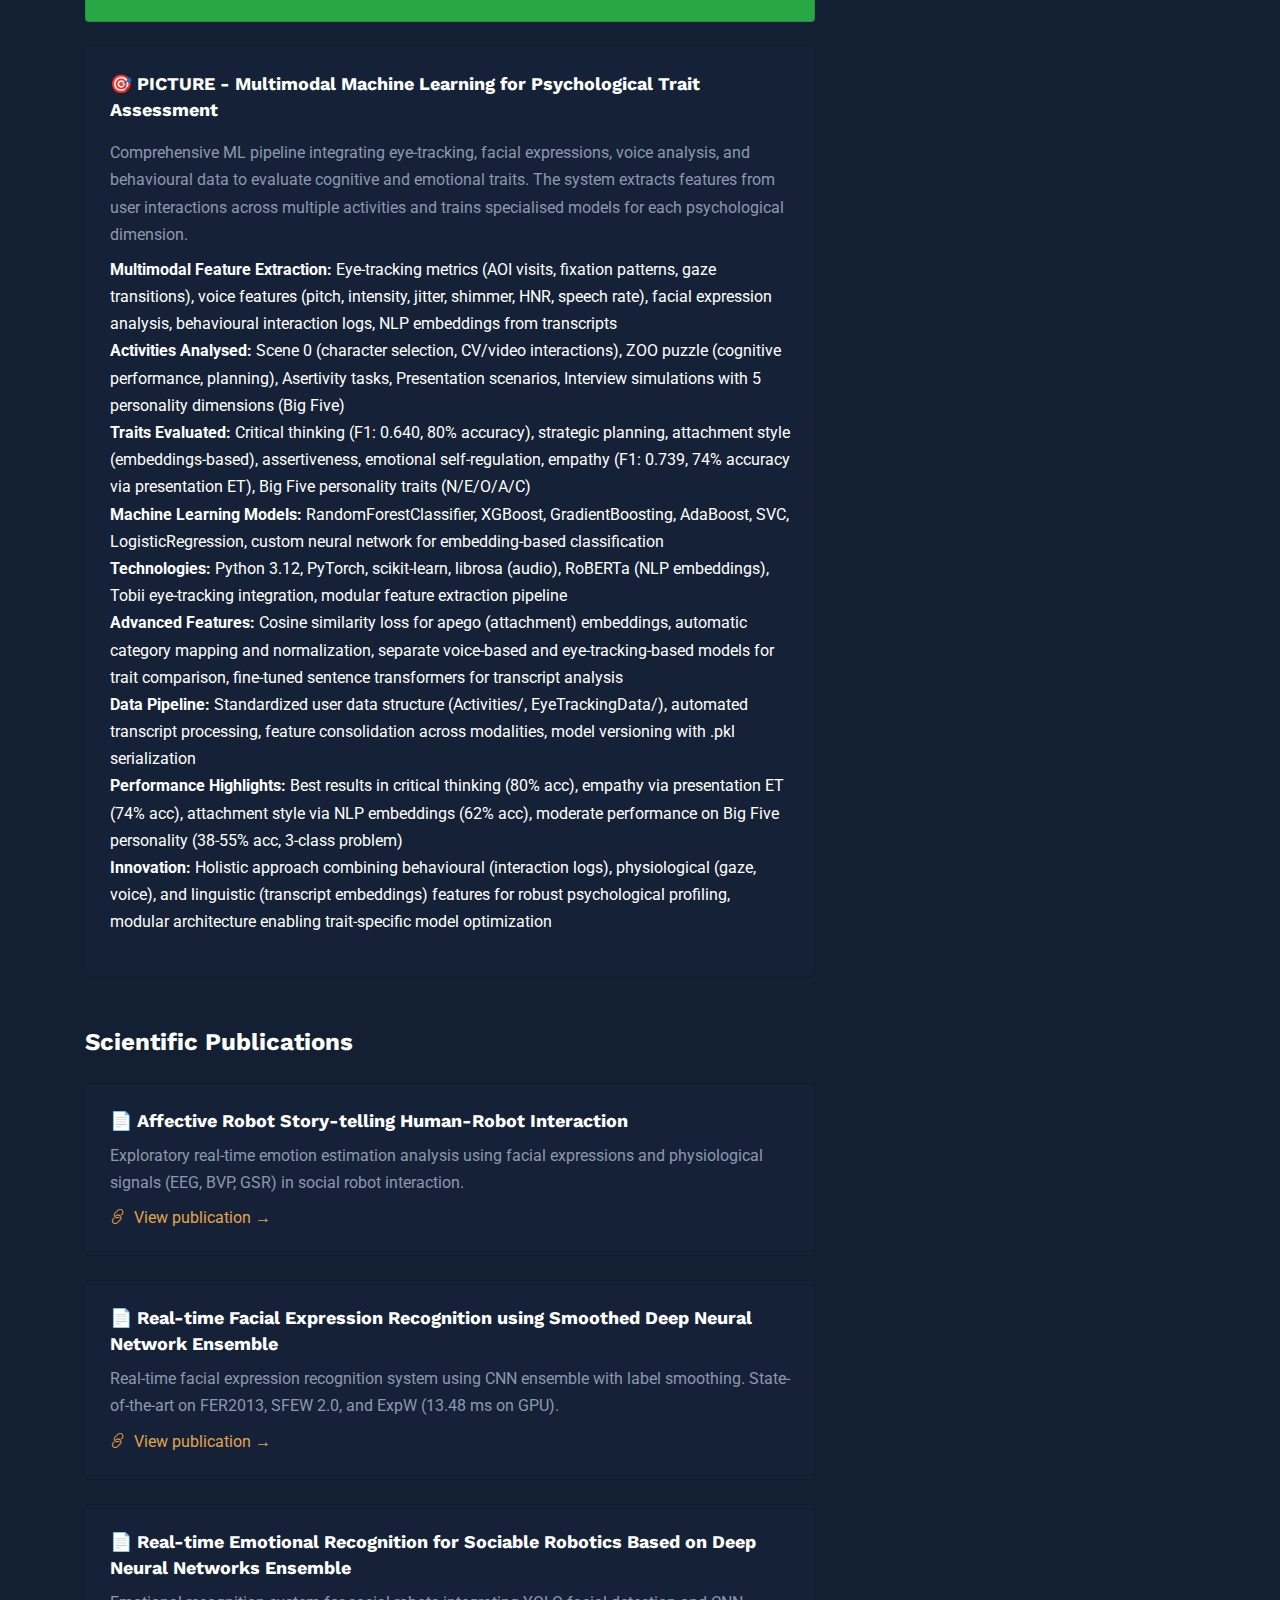
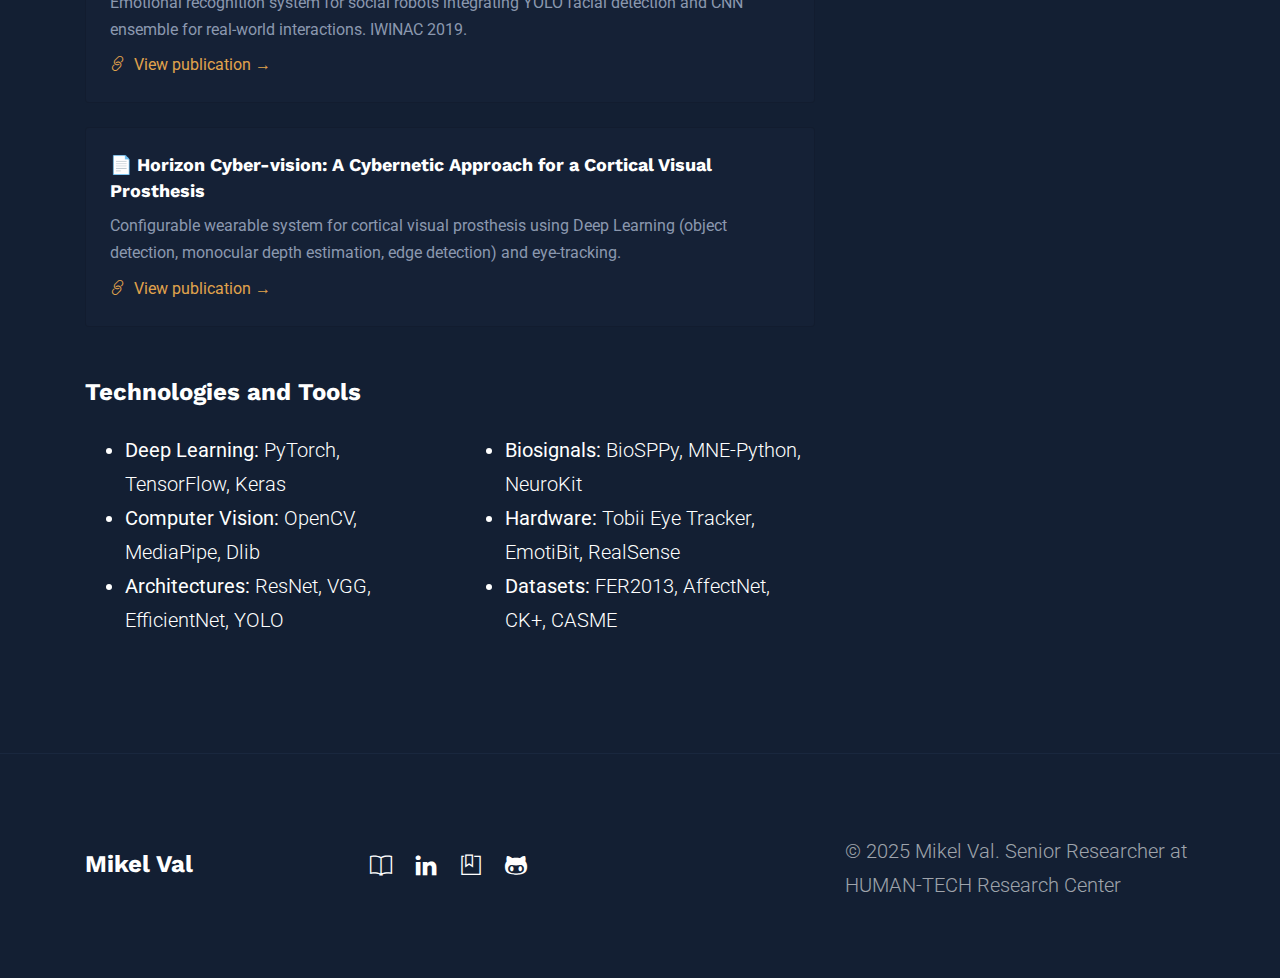
<file: service-vision.html>
<!DOCTYPE html>
<html lang="es">
<head>
  <meta http-equiv="Content-Type" content="text/html; charset=UTF-8">
  <meta name="description" content="Computer Vision & Biosignals - Facial expression recognition and multimodal emotion detection">
  <meta name="author" content="Mikel Val">
  <title>Computer Vision & Biosignals | Mikel Val</title>

  <meta name="viewport" content="width=device-width, initial-scale=1">
  <link rel="stylesheet" href="plugins/bootstrap/css/bootstrap.min.css">
  <link rel="stylesheet" href="plugins/themify/css/themify-icons.css">
  <link rel="stylesheet" href="plugins/animate-css/animate.css">
  <link rel="stylesheet" href="plugins/aos/aos.css">
  <link rel="stylesheet" href="css/style.css">
</head>

<body class="portfolio" id="top">

<nav class="navbar navbar-expand-lg bg-transprent py-4 fixed-top navigation" id="navbar">
	<div class="container">
	  <a class="navbar-brand" href="index.html">
	  	<h2 class="logo">Mikel Val</h2>
	  </a>
	  <button class="navbar-toggler" type="button" data-toggle="collapse" data-target="#navbarsExample09" aria-controls="navbarsExample09" aria-expanded="false" aria-label="Toggle navigation">
		<span class="ti-view-list"></span>
	  </button>
  
	  <div class="collapse navbar-collapse text-center" id="navbarsExample09">
			<ul class="navbar-nav mx-auto">
			  <li class="nav-item"><a class="nav-link" href="index.html">Home</a></li>
			   <li class="nav-item"><a class="nav-link" href="index.html#about">About</a></li>
			   <li class="nav-item"><a class="nav-link" href="index.html#skillbar">Expertise</a></li>
			   <li class="nav-item"><a class="nav-link" href="index.html#service">Services</a></li>
			   <li class="nav-item"><a class="nav-link" href="index.html#contact">Contact</a></li>
			</ul>

		  	<ul class="list-inline mb-0 ml-lg-4 nav-social">
			  	<li class="list-inline-item"><a href="https://scholar.google.es/citations?user=PoviSYIAAAAJ&hl=es" target="_blank" title="Google Scholar"><i class="ti-book"></i></a></li>
			  	<li class="list-inline-item"><a href="https://www.linkedin.com/in/mikel-valencia-5138b1109/" target="_blank" title="LinkedIn"><i class="ti-linkedin"></i></a></li>
			  	<li class="list-inline-item"><a href="https://www.researchgate.net/profile/Mikel-Valencia" target="_blank" title="ResearchGate"><i class="ti-bookmark-alt"></i></a></li>
			  	<li class="list-inline-item"><a href="https://github.com/mikelval82" target="_blank" title="GitHub"><i class="ti-github"></i></a></li>
		  	</ul>
	  </div>
	</div>
</nav>

<section class="page-title">
  <div class="container">
    <div class="row justify-content-center">
      <div class="col-lg-8">
          <div class="page-title text-center">
             <p>Computer Vision & AI</p>
              <h1>Computer Vision & Biosignals</h1>
          </div>
      </div>
    </div>
  </div>
</section>

<section class="section portfolio-single pt-0">
    <div class="container">
        <div class="row">
            <div class="col-lg-8">
                <div class="service-content">
                    <p class="lead mt-4 mb-5">Facial expression recognition, eye-tracking analysis, and multimodal emotion detection for advanced human-computer interaction.</p>

                    <div class="row">
                        <div class="col-lg-6 mb-4">
                            <h4 class="mb-3"><i class="ti-face-smile mr-3 text-color"></i>Facial Recognition</h4>
                            <p>Facial recognition systems and emotional expression analysis using deep learning and specialised CNNs.</p>
                        </div>
                        <div class="col-lg-6 mb-4">
                            <h4 class="mb-3"><i class="ti-eye mr-3 text-color"></i>Eye-Tracking</h4>
                            <p>Eye movement analysis and visual attention patterns for usability studies and neurofeedback.</p>
                        </div>
                        <div class="col-lg-6 mb-4">
                            <h4 class="mb-3"><i class="ti-heart mr-3 text-color"></i>Biosignals Analysis</h4>
                            <p>Processing of biological signals (EEG, ECG, GSR) for detection of emotional and cognitive states.</p>
                        </div>
                        <div class="col-lg-6 mb-4">
                            <h4 class="mb-3"><i class="ti-shine mr-3 text-color"></i>Multimodal Fusion</h4>
                            <p>Integration of multiple data sources (visual, auditory, biometric) for robust emotional analysis.</p>
                        </div>
                    </div>

                    <h3 class="mt-5 mb-4">Featured Projects</h3>

                    <div class="card bg-gray p-4 mb-4">
                        <h5 class="mb-3">🧠 ELITE - Competency Analysis and Prediction System</h5>
                        <p class="mb-2">Comprehensive system for analysing and predicting cognitive, socioemotional, and leadership competencies through multimodal data integration combining eye-tracking, facial expression recognition, audio analysis, and neuropsychological assessment.</p>
                        <ul class="list-unstyled">
                            <li><strong>Module 1 (Cognitive):</strong> Processing speed, attention (divided/selective), creative thinking, self-confidence, emotional self-regulation through eye-tracking and temporal markers</li>
                            <li><strong>Module 2 (Socioemotional):</strong> Verbal/non-verbal/paraverbal communication, empathy, assertiveness, active listening through facial expression analysis and audio features</li>
                            <li><strong>Module 3 (Neuropsychological):</strong> Impulsivity (BIS), cognitive flexibility (WISC), planning (TOWERS), attention (D2), reasoning (MAT), creativity (KEY), working memory (DIGIT)</li>
                            <li><strong>Module 4 (Audio/Psychometric):</strong> Assertiveness (RATHUS), transformational leadership (MLQ), empathy (TECA) through advanced speech signal processing</li>
                            <li><strong>Technologies:</strong> Python 3.12, PyTorch, scikit-learn, XGBoost, librosa for audio processing, real-time eye-tracking analysis</li>
                            <li><strong>Machine Learning:</strong> Ensemble models with feature extraction pipelines, trained classification models achieving multi-class prediction (HIGH/MEDIUM/LOW competency levels)</li>
                            <li><strong>Deployment:</strong> Standalone executable via PyInstaller for cross-platform distribution, modular architecture with independent competency evaluators</li>
                            <li><strong>Innovation:</strong> Multimodal fusion framework integrating visual (eye-tracking), audio (prosody, acoustic features), and behavioural data for holistic competency assessment</li>
                            <li><strong>Output:</strong> Structured JSON reports with competency classifications based on validated psychometric scales and neuropsychological tests</li>
                        </ul>
                    </div>

                    <div class="card bg-gray p-4 mb-4">
                        <h5 class="mb-3">💶 NeuroCash - Multimodal Analysis of Banknote Design Perception</h5>
                        <p class="mb-2">Academic research project analysing cognitive and emotional responses to banknote designs through multimodal data integration. Commissioned by Banco de España, the system combines eye-tracking, gesture recognition, facial coding, speech analysis, and psychometric questionnaires to understand user perception and interaction with currency aesthetics. <strong>Winner of UPV Excellence Award for Knowledge Transfer 2025.</strong></p>
                        <ul class="list-unstyled">
                            <li><strong>Multimodal Data Sources:</strong> Eye-tracking (heatmaps, scanpaths, attention metrics), gesture recognition (flip, tilt, rotate, rub), facial expression analysis (emotion detection: happiness, anger, sadness), speech transcription and sentiment analysis, standardised questionnaire responses</li>
                            <li><strong>Research Questions:</strong> Impact of demographics (age, gender, education, cash usage) on gaze patterns and gestures, correlation between design ratings and behavioural responses, emotional triggers by different banknote designs, hypothesis testing (e.g., rotation behaviour for vertical vs. non-vertical designs)</li>
                            <li><strong>Technologies:</strong> Python 3.x, eye-tracking hardware integration, facial coding libraries, NLP modules for sentiment extraction, statistical analysis frameworks</li>
                            <li><strong>Segmentation Analysis:</strong> Demographic-based segmentation (gender, age groups, education levels, cash usage frequency), rating-based grouping (high vs. low scores), gesture frequency and type analysis per banknote design</li>
                            <li><strong>Visualisation Pipeline:</strong> Customisable plotting functions for gesture distributions, facial expression timelines, attention heatmaps, survey result comparisons, statistical significance testing</li>
                            <li><strong>Data Processing:</strong> Modular scripts for gesture loading, heatmap analysis, facial coding processing, speech transcription, questionnaire data integration</li>
                            <li><strong>Innovation:</strong> Holistic approach combining behavioural (gestures), physiological (gaze, facial expressions), linguistic (speech sentiment), and self-report data (questionnaires) for comprehensive currency design evaluation</li>
                            <li><strong>Impact:</strong> Provides evidence-based insights for Banco de España on banknote design optimisation, accessibility, and user experience across diverse demographics</li>
                        </ul>
                    </div>

                    <div class="card bg-success text-white p-4 mb-4">
                        <h5 class="mb-3 text-white">🏆 NeuroCash - UPV Excellence in Knowledge Transfer Award 2025</h5>
                        <p class="mb-2">Pioneering collaboration project between LabLENI - Instituto HumanTech UPV and Banco de España to investigate perception, emotion, and trust generated by banknotes through neuroscience, design, and behavioural economics.</p>
                        <ul class="list-unstyled text-white">
                            <li><strong>Recognition:</strong> UPV Excellence in Knowledge Transfer Award 2025 (Category: Arts and Humanities, Social Sciences and Architecture)</li>
                            <li><strong>Collaboration:</strong> Universitat Politècnica de València & Banco de España (8 years of research)</li>
                            <li><strong>Key questions:</strong> How do people perceive money? What emotions and trust do banknote design and security features evoke?</li>
                            <li><strong>Results:</strong> 2 patents, numerous scientific publications, collaborations with national and international financial institutions</li>
                            <li><strong>Techniques:</strong> Applied neuroscience, eye-tracking, EEG, emotional response analysis, user-centred design</li>
                            <li><strong>LabLENI-HumanTech Team:</strong> Mariano Alcañiz Raya, Jaime Guixeres, Fernando López Mir, Elena Letrado, <strong>Mikel Val Calvo</strong>, Javier Marín, Carmen Calero, Víctor Gascó, Adrián Colomer, Valery Naranjo</li>
                            <li class="mt-3"><a href="https://www.linkedin.com/posts/instituto-human-tech-upv_lableni-humantech-upv-activity-7391837760145281024-bBze?utm_source=share&utm_medium=member_desktop" target="_blank" class="btn btn-light btn-sm"><i class="ti-linkedin mr-2"></i>View full news</a></li>
                        </ul>
                    </div>

                    <div class="card bg-gray p-4 mb-4">
                        <h5 class="mb-3">🎯 PICTURE - Multimodal Machine Learning for Psychological Trait Assessment</h5>
                        <p class="mb-2">Comprehensive ML pipeline integrating eye-tracking, facial expressions, voice analysis, and behavioural data to evaluate cognitive and emotional traits. The system extracts features from user interactions across multiple activities and trains specialised models for each psychological dimension.</p>
                        <ul class="list-unstyled">
                            <li><strong>Multimodal Feature Extraction:</strong> Eye-tracking metrics (AOI visits, fixation patterns, gaze transitions), voice features (pitch, intensity, jitter, shimmer, HNR, speech rate), facial expression analysis, behavioural interaction logs, NLP embeddings from transcripts</li>
                            <li><strong>Activities Analysed:</strong> Scene 0 (character selection, CV/video interactions), ZOO puzzle (cognitive performance, planning), Asertivity tasks, Presentation scenarios, Interview simulations with 5 personality dimensions (Big Five)</li>
                            <li><strong>Traits Evaluated:</strong> Critical thinking (F1: 0.640, 80% accuracy), strategic planning, attachment style (embeddings-based), assertiveness, emotional self-regulation, empathy (F1: 0.739, 74% accuracy via presentation ET), Big Five personality traits (N/E/O/A/C)</li>
                            <li><strong>Machine Learning Models:</strong> RandomForestClassifier, XGBoost, GradientBoosting, AdaBoost, SVC, LogisticRegression, custom neural network for embedding-based classification</li>
                            <li><strong>Technologies:</strong> Python 3.12, PyTorch, scikit-learn, librosa (audio), RoBERTa (NLP embeddings), Tobii eye-tracking integration, modular feature extraction pipeline</li>
                            <li><strong>Advanced Features:</strong> Cosine similarity loss for apego (attachment) embeddings, automatic category mapping and normalization, separate voice-based and eye-tracking-based models for trait comparison, fine-tuned sentence transformers for transcript analysis</li>
                            <li><strong>Data Pipeline:</strong> Standardized user data structure (Activities/, EyeTrackingData/), automated transcript processing, feature consolidation across modalities, model versioning with .pkl serialization</li>
                            <li><strong>Performance Highlights:</strong> Best results in critical thinking (80% acc), empathy via presentation ET (74% acc), attachment style via NLP embeddings (62% acc), moderate performance on Big Five personality (38-55% acc, 3-class problem)</li>
                            <li><strong>Innovation:</strong> Holistic approach combining behavioural (interaction logs), physiological (gaze, voice), and linguistic (transcript embeddings) features for robust psychological profiling, modular architecture enabling trait-specific model optimization</li>
                        </ul>
                    </div>

                    <h3 class="mt-5 mb-4">Scientific Publications</h3>

                    <div class="card bg-gray p-4 mb-4">
                        <h5 class="mb-2">📄 Affective Robot Story-telling Human-Robot Interaction</h5>
                        <p class="mb-2">Exploratory real-time emotion estimation analysis using facial expressions and physiological signals (EEG, BVP, GSR) in social robot interaction.</p>
                        <a href="https://www.researchgate.net/publication/342687554_Affective_Robot_Story-Telling_Human-Robot_Interaction_Exploratory_Real-Time_Emotion_Estimation_Analysis_Using_Facial_Expressions_and_Physiological_Signals" target="_blank" class="text-color">
                            <i class="ti-link mr-2"></i>View publication →
                        </a>
                    </div>

                    <div class="card bg-gray p-4 mb-4">
                        <h5 class="mb-2">📄 Real-time Facial Expression Recognition using Smoothed Deep Neural Network Ensemble</h5>
                        <p class="mb-2">Real-time facial expression recognition system using CNN ensemble with label smoothing. State-of-the-art on FER2013, SFEW 2.0, and ExpW (13.48 ms on GPU).</p>
                        <a href="https://www.researchgate.net/publication/344141597_Real-time_facial_expression_recognition_using_smoothed_deep_neural_network_ensemble" target="_blank" class="text-color">
                            <i class="ti-link mr-2"></i>View publication →
                        </a>
                    </div>

                    <div class="card bg-gray p-4 mb-4">
                        <h5 class="mb-2">📄 Real-time Emotional Recognition for Sociable Robotics Based on Deep Neural Networks Ensemble</h5>
                        <p class="mb-2">Emotional recognition system for social robots integrating YOLO facial detection and CNN ensemble for real-world interactions. IWINAC 2019.</p>
                        <a href="https://www.researchgate.net/publication/332966267_Real-Time_Emotional_Recognition_for_Sociable_Robotics_Based_on_Deep_Neural_Networks_Ensemble" target="_blank" class="text-color">
                            <i class="ti-link mr-2"></i>View publication →
                        </a>
                    </div>

                    <div class="card bg-gray p-4 mb-4">
                        <h5 class="mb-2">📄 Horizon Cyber-vision: A Cybernetic Approach for a Cortical Visual Prosthesis</h5>
                        <p class="mb-2">Configurable wearable system for cortical visual prosthesis using Deep Learning (object detection, monocular depth estimation, edge detection) and eye-tracking.</p>
                        <a href="https://dialnet.unirioja.es/servlet/articulo?codigo=8733712" target="_blank" class="text-color">
                            <i class="ti-link mr-2"></i>View publication →
                        </a>
                    </div>

                    <h3 class="mt-5 mb-4">Technologies and Tools</h3>
                    <div class="row">
                        <div class="col-lg-6">
                            <ul class="lead">
                                <li><strong>Deep Learning:</strong> PyTorch, TensorFlow, Keras</li>
                                <li><strong>Computer Vision:</strong> OpenCV, MediaPipe, Dlib</li>
                                <li><strong>Architectures:</strong> ResNet, VGG, EfficientNet, YOLO</li>
                            </ul>
                        </div>
                        <div class="col-lg-6">
                            <ul class="lead">
                                <li><strong>Biosignals:</strong> BioSPPy, MNE-Python, NeuroKit</li>
                                <li><strong>Hardware:</strong> Tobii Eye Tracker, EmotiBit, RealSense</li>
                                <li><strong>Datasets:</strong> FER2013, AffectNet, CK+, CASME</li>
                            </ul>
                        </div>
                    </div>
                </div>
            </div>

            <div class="col-lg-4">
                <div class="portfolio-sidebar mt-5 mt-lg-0">
                    <div class="card bg-gray p-4">
                        <h4 class="card-title text-center mb-4 pt-3">Service Information</h4>

                        <ul class="list-unstyled">
                            <li class="d-flex justify-content-between align-content-center mb-3">
                                <strong>Specialisation:</strong>
                                <span>Computer Vision</span>
                            </li>
                            <li class="d-flex justify-content-between align-content-center mb-3">
                                <strong>Experience:</strong>
                                <span>8+ years</span>
                            </li>
                            <li class="d-flex justify-content-between align-content-center mb-3">
                                <strong>Publications:</strong>
                                <span>15+ papers</span>
                            </li>
                            <li class="d-flex justify-content-between align-content-center mb-3">
                                <strong>Frameworks:</strong>
                                <span>PyTorch, OpenCV</span>
                            </li>
                            <li class="d-flex justify-content-between align-content-center mb-3">
                                <strong>Modalities:</strong>
                                <span>Visual, Audio, Bio</span>
                            </li>
                            <li class="text-center mt-4">
                               <a href="index.html#contact" class="btn btn-main">Contact</a>
                            </li>
                        </ul>
                    </div>

                    <div class="card bg-gray p-4 mt-4">
                        <h4 class="text-center mb-4">Have a project in mind?</h4>
                         <a href="index.html#contact" class="btn btn-solid-border">Let's Talk</a>
                    </div>

                    <div class="card bg-gray p-4 mt-4">
                        <h5 class="mb-3">Related Services</h5>
                        <ul class="list-unstyled">
                            <li class="mb-2"><a href="service-llm.html">→ LLM-Powered Solutions</a></li>
                            <li class="mb-2"><a href="service-health.html">→ Digital Health & AI</a></li>
                            <li class="mb-2"><a href="service-neuroprosthetics.html">→ Neuroprosthetics & Robotics</a></li>
                        </ul>
                    </div>
                </div>
            </div>
        </div>
    </div>
</section>

<footer class="footer border-top-1">
	<div class="container">
		<div class="row align-items-center text-center text-lg-left">
			<div class="col-lg-3">
				<h3 class="logo mb-4">Mikel Val</h3>
			</div>
			<div class="col-lg-5">
				<ul class="list-inline footer-socials">
					<li class="list-inline-item"><a href="https://scholar.google.es/citations?user=PoviSYIAAAAJ&hl=es" target="_blank" title="Google Scholar"><i class="ti-book"></i></a></li>
					<li class="list-inline-item"><a href="https://www.linkedin.com/in/mikel-valencia-5138b1109/" target="_blank" title="LinkedIn"><i class="ti-linkedin"></i></a></li>
					<li class="list-inline-item"><a href="https://www.researchgate.net/profile/Mikel-Valencia" target="_blank" title="ResearchGate"><i class="ti-bookmark-alt"></i></a></li>
					<li class="list-inline-item"><a href="https://github.com/mikelval82" target="_blank" title="GitHub"><i class="ti-github"></i></a></li>
				</ul>
			</div>
			<div class="col-lg-4">
				<p class="lead">&copy; 2025 Mikel Val. Senior Researcher at HUMAN-TECH Research Center</p>
				<a href="#top" class="backtop smoth-scroll"><i class="ti-angle-up"></i></a>
			</div>
		</div>
	</div>
</footer>

    <script src="plugins/jquery/jquery.min.js"></script>
    <script src="plugins/bootstrap/js/popper.js"></script>
    <script src="plugins/bootstrap/js/bootstrap.min.js"></script>
    <script src="plugins/aos/aos.js"></script>
    <script src="js/script.js"></script>

  </body>
</html>
</file>
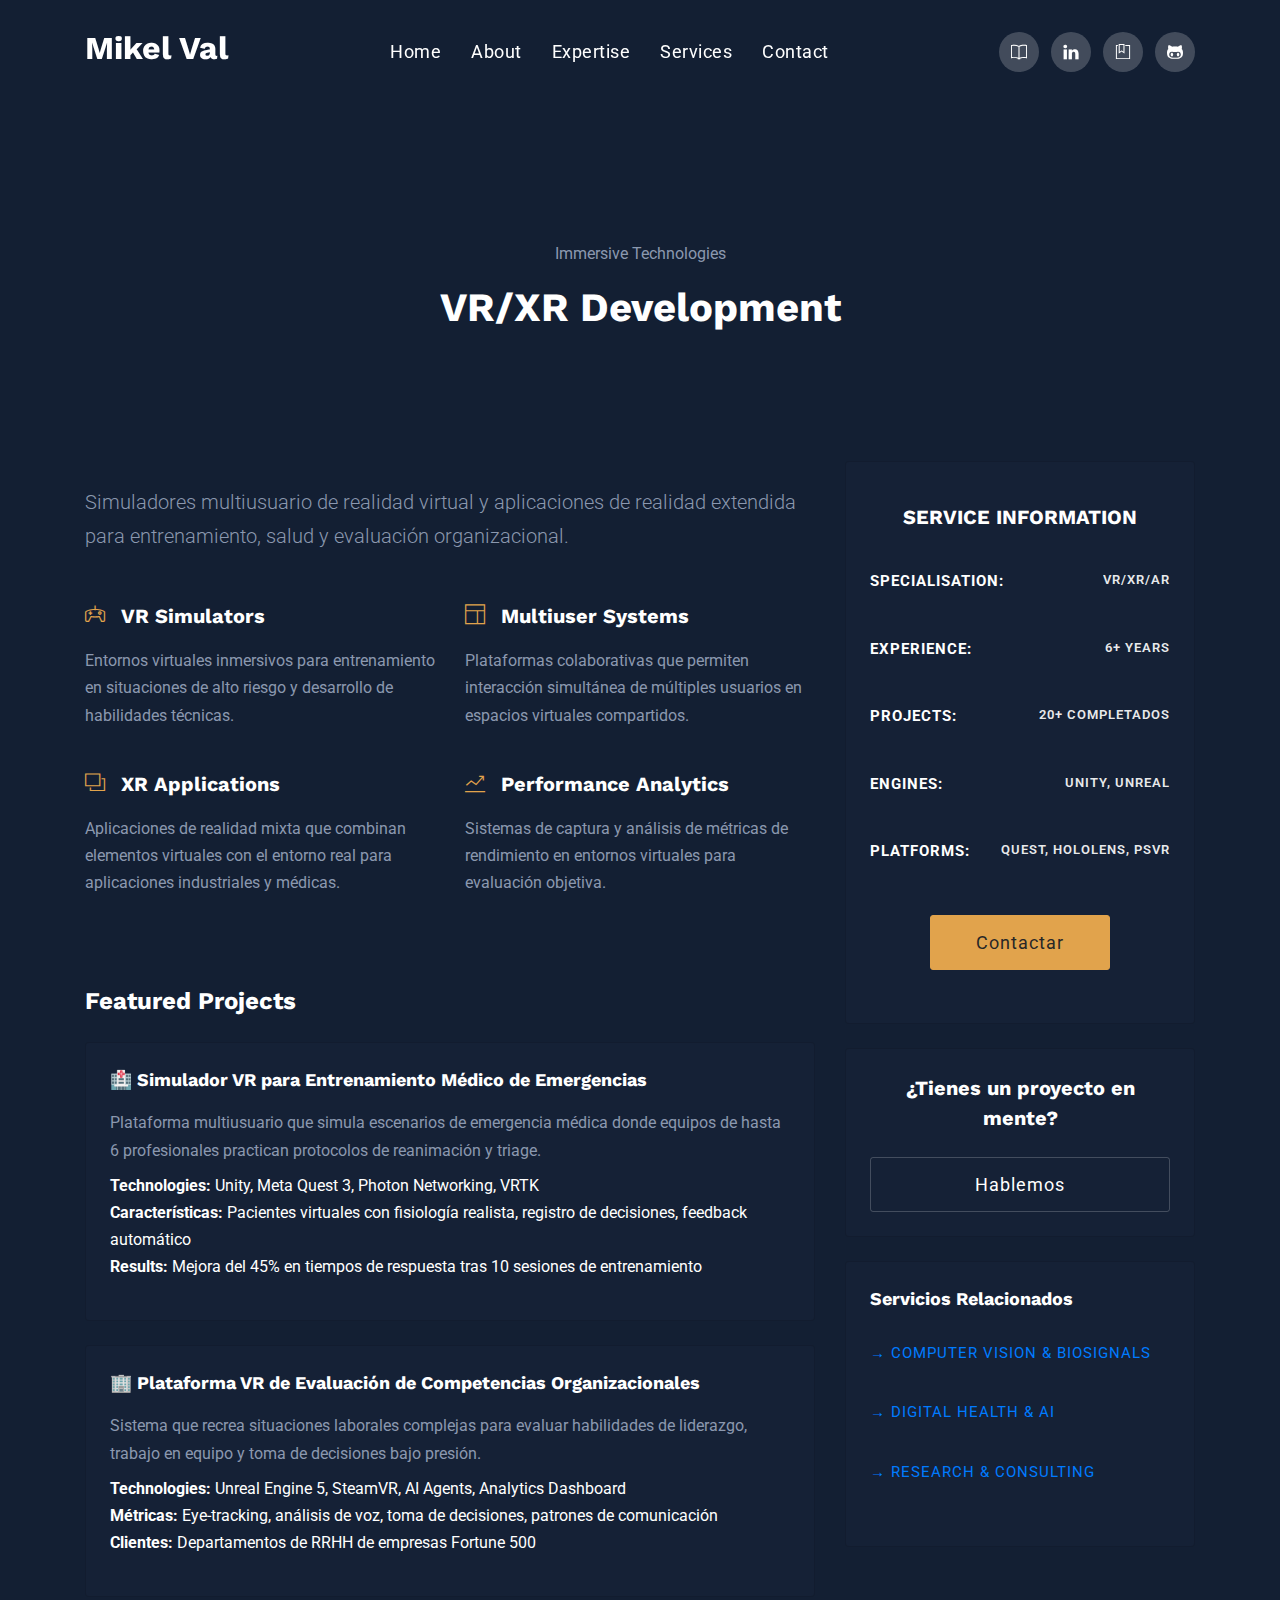
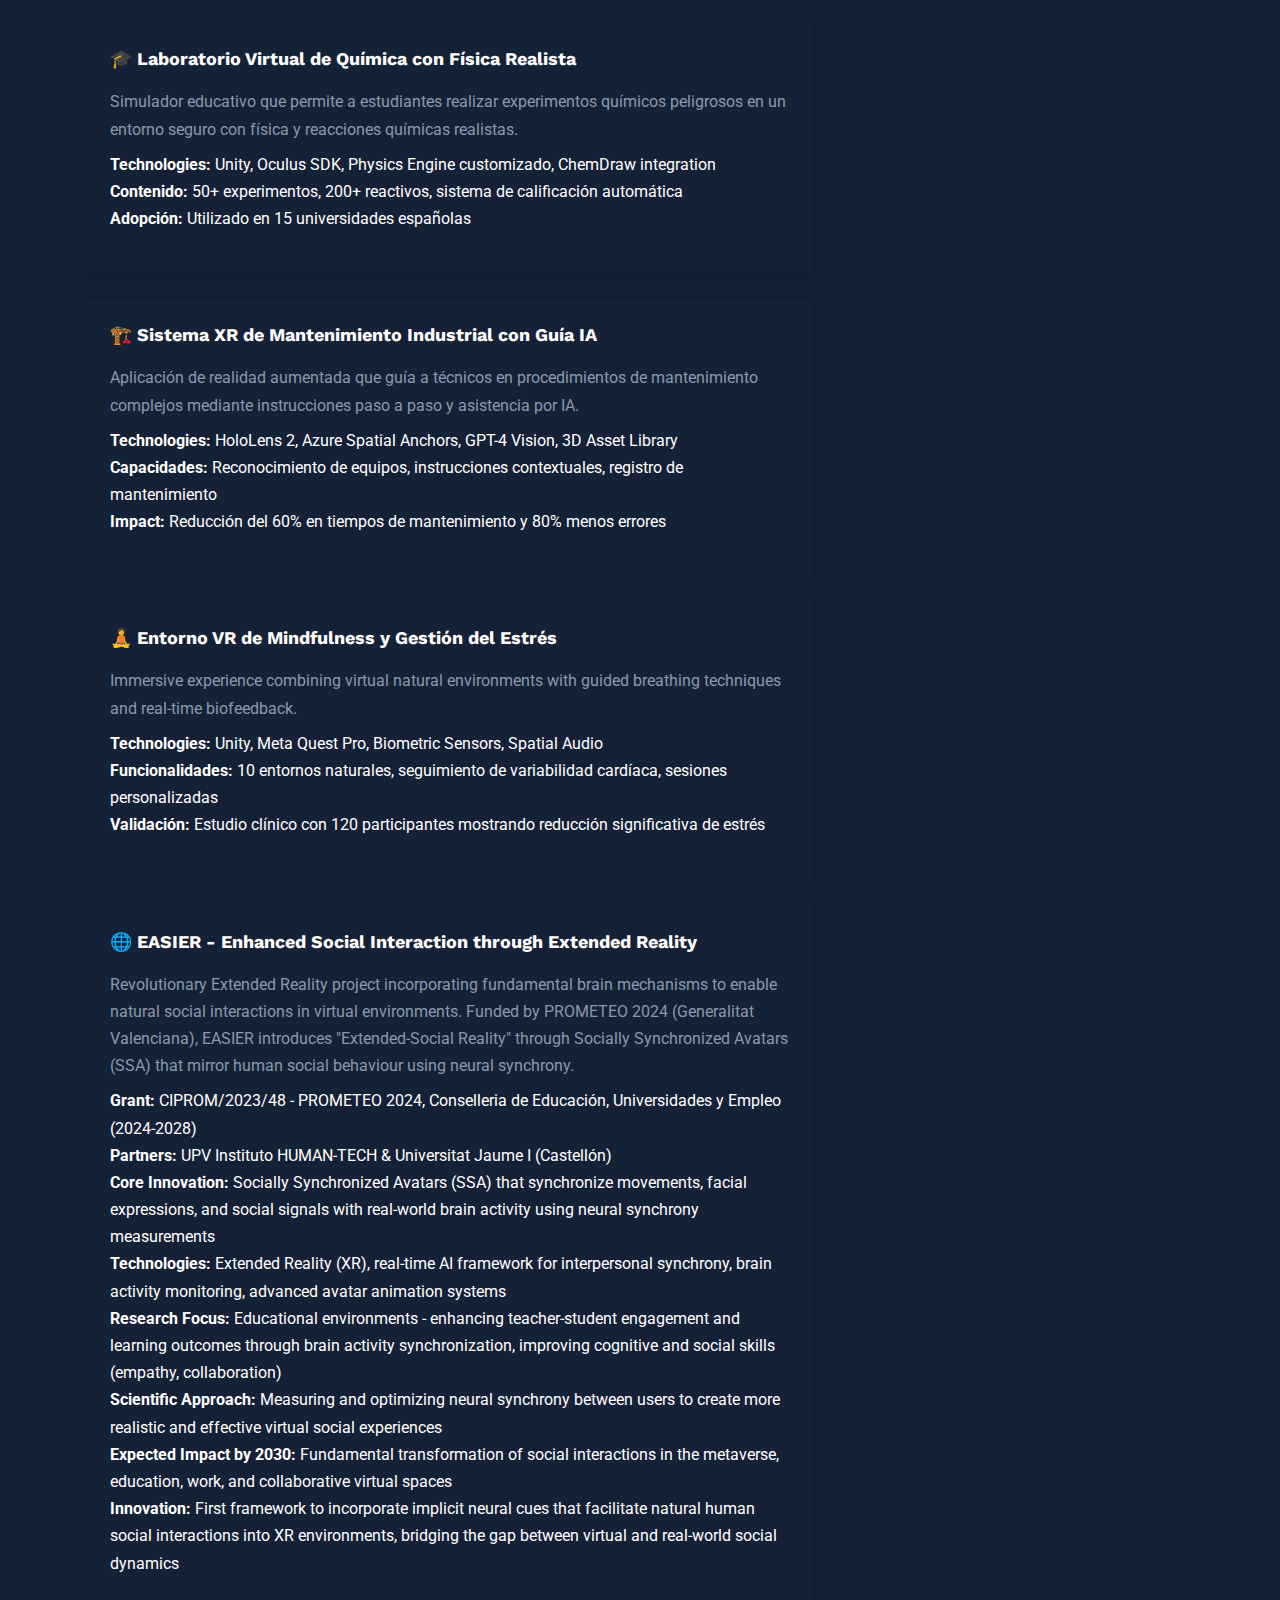
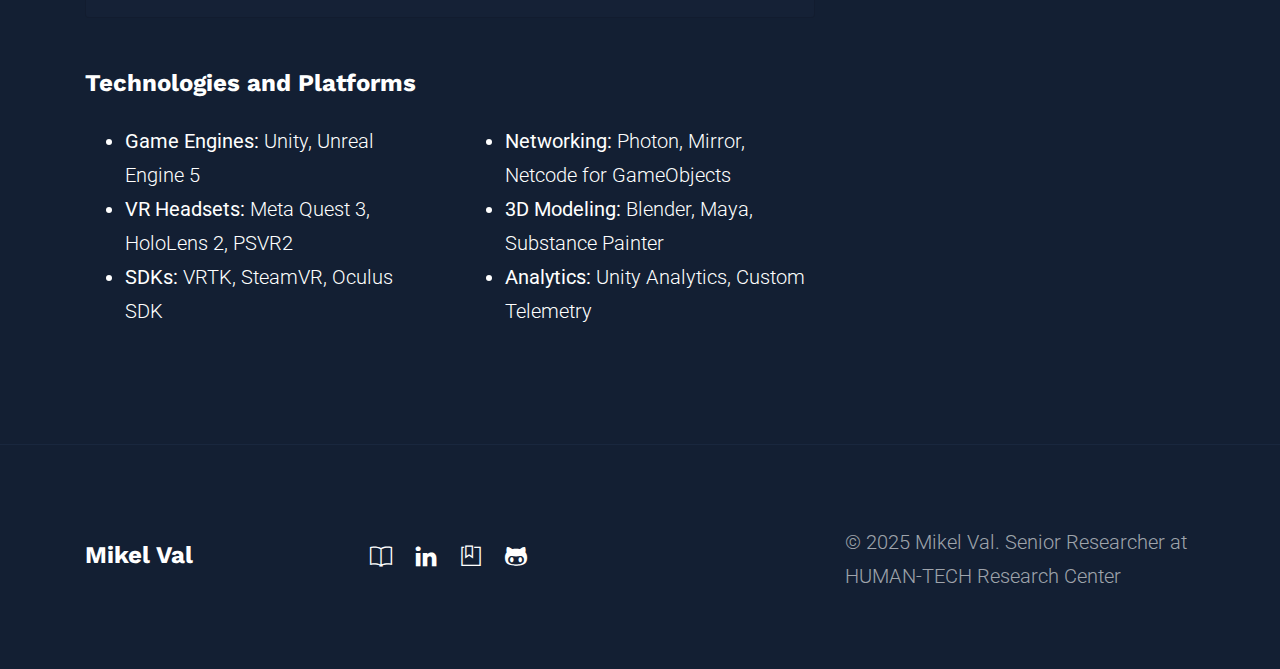
<file: service-vr.html>
<!DOCTYPE html>
<html lang="es">
<head>
  <meta http-equiv="Content-Type" content="text/html; charset=UTF-8">
  <meta name="description" content="VR/XR Development - Multiuser virtual reality simulators and extended reality applications">
  <meta name="author" content="Mikel Val">
  <title>VR/XR Development | Mikel Val</title>

  <meta name="viewport" content="width=device-width, initial-scale=1">
  <link rel="stylesheet" href="plugins/bootstrap/css/bootstrap.min.css">
  <link rel="stylesheet" href="plugins/themify/css/themify-icons.css">
  <link rel="stylesheet" href="plugins/animate-css/animate.css">
  <link rel="stylesheet" href="plugins/aos/aos.css">
  <link rel="stylesheet" href="css/style.css">
</head>

<body class="portfolio" id="top">

<nav class="navbar navbar-expand-lg bg-transprent py-4 fixed-top navigation" id="navbar">
	<div class="container">
	  <a class="navbar-brand" href="index.html">
	  	<h2 class="logo">Mikel Val</h2>
	  </a>
	  <button class="navbar-toggler" type="button" data-toggle="collapse" data-target="#navbarsExample09" aria-controls="navbarsExample09" aria-expanded="false" aria-label="Toggle navigation">
		<span class="ti-view-list"></span>
	  </button>
  
	  <div class="collapse navbar-collapse text-center" id="navbarsExample09">
			<ul class="navbar-nav mx-auto">
			  <li class="nav-item"><a class="nav-link" href="index.html">Home</a></li>
			   <li class="nav-item"><a class="nav-link" href="index.html#about">About</a></li>
			   <li class="nav-item"><a class="nav-link" href="index.html#skillbar">Expertise</a></li>
			   <li class="nav-item"><a class="nav-link" href="index.html#service">Services</a></li>
			   <li class="nav-item"><a class="nav-link" href="index.html#contact">Contact</a></li>
			</ul>

		  	<ul class="list-inline mb-0 ml-lg-4 nav-social">
			  	<li class="list-inline-item"><a href="https://scholar.google.es/citations?user=PoviSYIAAAAJ&hl=es" target="_blank" title="Google Scholar"><i class="ti-book"></i></a></li>
			  	<li class="list-inline-item"><a href="https://www.linkedin.com/in/mikel-valencia-5138b1109/" target="_blank" title="LinkedIn"><i class="ti-linkedin"></i></a></li>
			  	<li class="list-inline-item"><a href="https://www.researchgate.net/profile/Mikel-Valencia" target="_blank" title="ResearchGate"><i class="ti-bookmark-alt"></i></a></li>
			  	<li class="list-inline-item"><a href="https://github.com/mikelval82" target="_blank" title="GitHub"><i class="ti-github"></i></a></li>
		  	</ul>
	  </div>
	</div>
</nav>

<section class="page-title">
  <div class="container">
    <div class="row justify-content-center">
      <div class="col-lg-8">
          <div class="page-title text-center">
             <p>Immersive Technologies</p>
              <h1>VR/XR Development</h1>
          </div>
      </div>
    </div>
  </div>
</section>

<section class="section portfolio-single pt-0">
    <div class="container">
        <div class="row">
            <div class="col-lg-8">
                <div class="service-content">
                    <p class="lead mt-4 mb-5">Simuladores multiusuario de realidad virtual y aplicaciones de realidad extendida para entrenamiento, salud y evaluación organizacional.</p>

                    <div class="row">
                        <div class="col-lg-6 mb-4">
                            <h4 class="mb-3"><i class="ti-game mr-3 text-color"></i>VR Simulators</h4>
                            <p>Entornos virtuales inmersivos para entrenamiento en situaciones de alto riesgo y desarrollo de habilidades técnicas.</p>
                        </div>
                        <div class="col-lg-6 mb-4">
                            <h4 class="mb-3"><i class="ti-layout mr-3 text-color"></i>Multiuser Systems</h4>
                            <p>Plataformas colaborativas que permiten interacción simultánea de múltiples usuarios en espacios virtuales compartidos.</p>
                        </div>
                        <div class="col-lg-6 mb-4">
                            <h4 class="mb-3"><i class="ti-layers mr-3 text-color"></i>XR Applications</h4>
                            <p>Aplicaciones de realidad mixta que combinan elementos virtuales con el entorno real para aplicaciones industriales y médicas.</p>
                        </div>
                        <div class="col-lg-6 mb-4">
                            <h4 class="mb-3"><i class="ti-stats-up mr-3 text-color"></i>Performance Analytics</h4>
                            <p>Sistemas de captura y análisis de métricas de rendimiento en entornos virtuales para evaluación objetiva.</p>
                        </div>
                    </div>

                    <h3 class="mt-5 mb-4">Featured Projects</h3>

                    <div class="card bg-gray p-4 mb-4">
                        <h5 class="mb-3">🏥 Simulador VR para Entrenamiento Médico de Emergencias</h5>
                        <p class="mb-2">Plataforma multiusuario que simula escenarios de emergencia médica donde equipos de hasta 6 profesionales practican protocolos de reanimación y triage.</p>
                        <ul class="list-unstyled">
                            <li><strong>Technologies:</strong> Unity, Meta Quest 3, Photon Networking, VRTK</li>
                            <li><strong>Características:</strong> Pacientes virtuales con fisiología realista, registro de decisiones, feedback automático</li>
                            <li><strong>Results:</strong> Mejora del 45% en tiempos de respuesta tras 10 sesiones de entrenamiento</li>
                        </ul>
                    </div>

                    <div class="card bg-gray p-4 mb-4">
                        <h5 class="mb-3">🏢 Plataforma VR de Evaluación de Competencias Organizacionales</h5>
                        <p class="mb-2">Sistema que recrea situaciones laborales complejas para evaluar habilidades de liderazgo, trabajo en equipo y toma de decisiones bajo presión.</p>
                        <ul class="list-unstyled">
                            <li><strong>Technologies:</strong> Unreal Engine 5, SteamVR, AI Agents, Analytics Dashboard</li>
                            <li><strong>Métricas:</strong> Eye-tracking, análisis de voz, toma de decisiones, patrones de comunicación</li>
                            <li><strong>Clientes:</strong> Departamentos de RRHH de empresas Fortune 500</li>
                        </ul>
                    </div>

                    <div class="card bg-gray p-4 mb-4">
                        <h5 class="mb-3">🎓 Laboratorio Virtual de Química con Física Realista</h5>
                        <p class="mb-2">Simulador educativo que permite a estudiantes realizar experimentos químicos peligrosos en un entorno seguro con física y reacciones químicas realistas.</p>
                        <ul class="list-unstyled">
                            <li><strong>Technologies:</strong> Unity, Oculus SDK, Physics Engine customizado, ChemDraw integration</li>
                            <li><strong>Contenido:</strong> 50+ experimentos, 200+ reactivos, sistema de calificación automática</li>
                            <li><strong>Adopción:</strong> Utilizado en 15 universidades españolas</li>
                        </ul>
                    </div>

                    <div class="card bg-gray p-4 mb-4">
                        <h5 class="mb-3">🏗️ Sistema XR de Mantenimiento Industrial con Guía IA</h5>
                        <p class="mb-2">Aplicación de realidad aumentada que guía a técnicos en procedimientos de mantenimiento complejos mediante instrucciones paso a paso y asistencia por IA.</p>
                        <ul class="list-unstyled">
                            <li><strong>Technologies:</strong> HoloLens 2, Azure Spatial Anchors, GPT-4 Vision, 3D Asset Library</li>
                            <li><strong>Capacidades:</strong> Reconocimiento de equipos, instrucciones contextuales, registro de mantenimiento</li>
                            <li><strong>Impact:</strong> Reducción del 60% en tiempos de mantenimiento y 80% menos errores</li>
                        </ul>
                    </div>

                    <div class="card bg-gray p-4 mb-4">
                        <h5 class="mb-3">🧘 Entorno VR de Mindfulness y Gestión del Estrés</h5>
                        <p class="mb-2">Immersive experience combining virtual natural environments with guided breathing techniques and real-time biofeedback.</p>
                        <ul class="list-unstyled">
                            <li><strong>Technologies:</strong> Unity, Meta Quest Pro, Biometric Sensors, Spatial Audio</li>
                            <li><strong>Funcionalidades:</strong> 10 entornos naturales, seguimiento de variabilidad cardíaca, sesiones personalizadas</li>
                            <li><strong>Validación:</strong> Estudio clínico con 120 participantes mostrando reducción significativa de estrés</li>
                        </ul>
                    </div>

                    <div class="card bg-gray p-4 mb-4">
                        <h5 class="mb-3">🌐 EASIER - Enhanced Social Interaction through Extended Reality</h5>
                        <p class="mb-2">Revolutionary Extended Reality project incorporating fundamental brain mechanisms to enable natural social interactions in virtual environments. Funded by PROMETEO 2024 (Generalitat Valenciana), EASIER introduces "Extended-Social Reality" through Socially Synchronized Avatars (SSA) that mirror human social behaviour using neural synchrony.</p>
                        <ul class="list-unstyled">
                            <li><strong>Grant:</strong> CIPROM/2023/48 - PROMETEO 2024, Conselleria de Educación, Universidades y Empleo (2024-2028)</li>
                            <li><strong>Partners:</strong> UPV Instituto HUMAN-TECH & Universitat Jaume I (Castellón)</li>
                            <li><strong>Core Innovation:</strong> Socially Synchronized Avatars (SSA) that synchronize movements, facial expressions, and social signals with real-world brain activity using neural synchrony measurements</li>
                            <li><strong>Technologies:</strong> Extended Reality (XR), real-time AI framework for interpersonal synchrony, brain activity monitoring, advanced avatar animation systems</li>
                            <li><strong>Research Focus:</strong> Educational environments - enhancing teacher-student engagement and learning outcomes through brain activity synchronization, improving cognitive and social skills (empathy, collaboration)</li>
                            <li><strong>Scientific Approach:</strong> Measuring and optimizing neural synchrony between users to create more realistic and effective virtual social experiences</li>
                            <li><strong>Expected Impact by 2030:</strong> Fundamental transformation of social interactions in the metaverse, education, work, and collaborative virtual spaces</li>
                            <li><strong>Innovation:</strong> First framework to incorporate implicit neural cues that facilitate natural human social interactions into XR environments, bridging the gap between virtual and real-world social dynamics</li>
                        </ul>
                    </div>

                    <h3 class="mt-5 mb-4">Technologies and Platforms</h3>
                    <div class="row">
                        <div class="col-lg-6">
                            <ul class="lead">
                                <li><strong>Game Engines:</strong> Unity, Unreal Engine 5</li>
                                <li><strong>VR Headsets:</strong> Meta Quest 3, HoloLens 2, PSVR2</li>
                                <li><strong>SDKs:</strong> VRTK, SteamVR, Oculus SDK</li>
                            </ul>
                        </div>
                        <div class="col-lg-6">
                            <ul class="lead">
                                <li><strong>Networking:</strong> Photon, Mirror, Netcode for GameObjects</li>
                                <li><strong>3D Modeling:</strong> Blender, Maya, Substance Painter</li>
                                <li><strong>Analytics:</strong> Unity Analytics, Custom Telemetry</li>
                            </ul>
                        </div>
                    </div>
                </div>
            </div>

            <div class="col-lg-4">
                <div class="portfolio-sidebar mt-5 mt-lg-0">
                    <div class="card bg-gray p-4">
                        <h4 class="card-title text-center mb-4 pt-3">Service Information</h4>

                        <ul class="list-unstyled">
                            <li class="d-flex justify-content-between align-content-center mb-3">
                                <strong>Specialisation:</strong>
                                <span>VR/XR/AR</span>
                            </li>
                            <li class="d-flex justify-content-between align-content-center mb-3">
                                <strong>Experience:</strong>
                                <span>6+ years</span>
                            </li>
                            <li class="d-flex justify-content-between align-content-center mb-3">
                                <strong>Projects:</strong>
                                <span>20+ completados</span>
                            </li>
                            <li class="d-flex justify-content-between align-content-center mb-3">
                                <strong>Engines:</strong>
                                <span>Unity, Unreal</span>
                            </li>
                            <li class="d-flex justify-content-between align-content-center mb-3">
                                <strong>Platforms:</strong>
                                <span>Quest, HoloLens, PSVR</span>
                            </li>
                            <li class="text-center mt-4">
                               <a href="index.html#contact" class="btn btn-main">Contactar</a>
                            </li>
                        </ul>
                    </div>

                    <div class="card bg-gray p-4 mt-4">
                        <h4 class="text-center mb-4">¿Tienes un proyecto en mente?</h4>
                         <a href="index.html#contact" class="btn btn-solid-border">Hablemos</a>
                    </div>

                    <div class="card bg-gray p-4 mt-4">
                        <h5 class="mb-3">Servicios Relacionados</h5>
                        <ul class="list-unstyled">
                            <li class="mb-2"><a href="service-vision.html">→ Computer Vision & Biosignals</a></li>
                            <li class="mb-2"><a href="service-health.html">→ Digital Health & AI</a></li>
                            <li class="mb-2"><a href="service-research.html">→ Research & Consulting</a></li>
                        </ul>
                    </div>
                </div>
            </div>
        </div>
    </div>
</section>

<footer class="footer border-top-1">
	<div class="container">
		<div class="row align-items-center text-center text-lg-left">
			<div class="col-lg-3">
				<h3 class="logo mb-4">Mikel Val</h3>
			</div>
			<div class="col-lg-5">
				<ul class="list-inline footer-socials">
					<li class="list-inline-item"><a href="https://scholar.google.es/citations?user=PoviSYIAAAAJ&hl=es" target="_blank" title="Google Scholar"><i class="ti-book"></i></a></li>
					<li class="list-inline-item"><a href="https://www.linkedin.com/in/mikel-valencia-5138b1109/" target="_blank" title="LinkedIn"><i class="ti-linkedin"></i></a></li>
					<li class="list-inline-item"><a href="https://www.researchgate.net/profile/Mikel-Valencia" target="_blank" title="ResearchGate"><i class="ti-bookmark-alt"></i></a></li>
					<li class="list-inline-item"><a href="https://github.com/mikelval82" target="_blank" title="GitHub"><i class="ti-github"></i></a></li>
				</ul>
			</div>
			<div class="col-lg-4">
				<p class="lead">&copy; 2025 Mikel Val. Senior Researcher at HUMAN-TECH Research Center</p>
				<a href="#top" class="backtop smoth-scroll"><i class="ti-angle-up"></i></a>
			</div>
		</div>
	</div>
</footer>

    <script src="plugins/jquery/jquery.min.js"></script>
    <script src="plugins/bootstrap/js/popper.js"></script>
    <script src="plugins/bootstrap/js/bootstrap.min.js"></script>
    <script src="plugins/aos/aos.js"></script>
    <script src="js/script.js"></script>

  </body>
</html>
</file>
<file: plugins/themify/css/themify-icons.css>
@font-face {
	font-family: 'themify';
	src:url('../fonts/themify.eot');
	src:url('../fonts/themifyd41d.eot?#iefix') format('embedded-opentype'),
		url('../fonts/themify.woff') format('woff'),
		url('../fonts/themify.ttf') format('truetype'),
		url('../fonts/themify.svg') format('svg');
	font-weight: normal;
	font-style: normal;
}

[class^="ti-"], [class*=" ti-"] {
	font-family: 'themify';
	speak: none;
	font-style: normal;
	font-weight: normal;
	font-variant: normal;
	text-transform: none;
	line-height: 1;

	/* Better Font Rendering =========== */
	-webkit-font-smoothing: antialiased;
	-moz-osx-font-smoothing: grayscale;
}

.ti-wand:before {
	content: "\e600";
}
.ti-volume:before {
	content: "\e601";
}
.ti-user:before {
	content: "\e602";
}
.ti-unlock:before {
	content: "\e603";
}
.ti-unlink:before {
	content: "\e604";
}
.ti-trash:before {
	content: "\e605";
}
.ti-thought:before {
	content: "\e606";
}
.ti-target:before {
	content: "\e607";
}
.ti-tag:before {
	content: "\e608";
}
.ti-tablet:before {
	content: "\e609";
}
.ti-star:before {
	content: "\e60a";
}
.ti-spray:before {
	content: "\e60b";
}
.ti-signal:before {
	content: "\e60c";
}
.ti-shopping-cart:before {
	content: "\e60d";
}
.ti-shopping-cart-full:before {
	content: "\e60e";
}
.ti-settings:before {
	content: "\e60f";
}
.ti-search:before {
	content: "\e610";
}
.ti-zoom-in:before {
	content: "\e611";
}
.ti-zoom-out:before {
	content: "\e612";
}
.ti-cut:before {
	content: "\e613";
}
.ti-ruler:before {
	content: "\e614";
}
.ti-ruler-pencil:before {
	content: "\e615";
}
.ti-ruler-alt:before {
	content: "\e616";
}
.ti-bookmark:before {
	content: "\e617";
}
.ti-bookmark-alt:before {
	content: "\e618";
}
.ti-reload:before {
	content: "\e619";
}
.ti-plus:before {
	content: "\e61a";
}
.ti-pin:before {
	content: "\e61b";
}
.ti-pencil:before {
	content: "\e61c";
}
.ti-pencil-alt:before {
	content: "\e61d";
}
.ti-paint-roller:before {
	content: "\e61e";
}
.ti-paint-bucket:before {
	content: "\e61f";
}
.ti-na:before {
	content: "\e620";
}
.ti-mobile:before {
	content: "\e621";
}
.ti-minus:before {
	content: "\e622";
}
.ti-medall:before {
	content: "\e623";
}
.ti-medall-alt:before {
	content: "\e624";
}
.ti-marker:before {
	content: "\e625";
}
.ti-marker-alt:before {
	content: "\e626";
}
.ti-arrow-up:before {
	content: "\e627";
}
.ti-arrow-right:before {
	content: "\e628";
}
.ti-arrow-left:before {
	content: "\e629";
}
.ti-arrow-down:before {
	content: "\e62a";
}
.ti-lock:before {
	content: "\e62b";
}
.ti-location-arrow:before {
	content: "\e62c";
}
.ti-link:before {
	content: "\e62d";
}
.ti-layout:before {
	content: "\e62e";
}
.ti-layers:before {
	content: "\e62f";
}
.ti-layers-alt:before {
	content: "\e630";
}
.ti-key:before {
	content: "\e631";
}
.ti-import:before {
	content: "\e632";
}
.ti-image:before {
	content: "\e633";
}
.ti-heart:before {
	content: "\e634";
}
.ti-heart-broken:before {
	content: "\e635";
}
.ti-hand-stop:before {
	content: "\e636";
}
.ti-hand-open:before {
	content: "\e637";
}
.ti-hand-drag:before {
	content: "\e638";
}
.ti-folder:before {
	content: "\e639";
}
.ti-flag:before {
	content: "\e63a";
}
.ti-flag-alt:before {
	content: "\e63b";
}
.ti-flag-alt-2:before {
	content: "\e63c";
}
.ti-eye:before {
	content: "\e63d";
}
.ti-export:before {
	content: "\e63e";
}
.ti-exchange-vertical:before {
	content: "\e63f";
}
.ti-desktop:before {
	content: "\e640";
}
.ti-cup:before {
	content: "\e641";
}
.ti-crown:before {
	content: "\e642";
}
.ti-comments:before {
	content: "\e643";
}
.ti-comment:before {
	content: "\e644";
}
.ti-comment-alt:before {
	content: "\e645";
}
.ti-close:before {
	content: "\e646";
}
.ti-clip:before {
	content: "\e647";
}
.ti-angle-up:before {
	content: "\e648";
}
.ti-angle-right:before {
	content: "\e649";
}
.ti-angle-left:before {
	content: "\e64a";
}
.ti-angle-down:before {
	content: "\e64b";
}
.ti-check:before {
	content: "\e64c";
}
.ti-check-box:before {
	content: "\e64d";
}
.ti-camera:before {
	content: "\e64e";
}
.ti-announcement:before {
	content: "\e64f";
}
.ti-brush:before {
	content: "\e650";
}
.ti-briefcase:before {
	content: "\e651";
}
.ti-bolt:before {
	content: "\e652";
}
.ti-bolt-alt:before {
	content: "\e653";
}
.ti-blackboard:before {
	content: "\e654";
}
.ti-bag:before {
	content: "\e655";
}
.ti-move:before {
	content: "\e656";
}
.ti-arrows-vertical:before {
	content: "\e657";
}
.ti-arrows-horizontal:before {
	content: "\e658";
}
.ti-fullscreen:before {
	content: "\e659";
}
.ti-arrow-top-right:before {
	content: "\e65a";
}
.ti-arrow-top-left:before {
	content: "\e65b";
}
.ti-arrow-circle-up:before {
	content: "\e65c";
}
.ti-arrow-circle-right:before {
	content: "\e65d";
}
.ti-arrow-circle-left:before {
	content: "\e65e";
}
.ti-arrow-circle-down:before {
	content: "\e65f";
}
.ti-angle-double-up:before {
	content: "\e660";
}
.ti-angle-double-right:before {
	content: "\e661";
}
.ti-angle-double-left:before {
	content: "\e662";
}
.ti-angle-double-down:before {
	content: "\e663";
}
.ti-zip:before {
	content: "\e664";
}
.ti-world:before {
	content: "\e665";
}
.ti-wheelchair:before {
	content: "\e666";
}
.ti-view-list:before {
	content: "\e667";
}
.ti-view-list-alt:before {
	content: "\e668";
}
.ti-view-grid:before {
	content: "\e669";
}
.ti-uppercase:before {
	content: "\e66a";
}
.ti-upload:before {
	content: "\e66b";
}
.ti-underline:before {
	content: "\e66c";
}
.ti-truck:before {
	content: "\e66d";
}
.ti-timer:before {
	content: "\e66e";
}
.ti-ticket:before {
	content: "\e66f";
}
.ti-thumb-up:before {
	content: "\e670";
}
.ti-thumb-down:before {
	content: "\e671";
}
.ti-text:before {
	content: "\e672";
}
.ti-stats-up:before {
	content: "\e673";
}
.ti-stats-down:before {
	content: "\e674";
}
.ti-split-v:before {
	content: "\e675";
}
.ti-split-h:before {
	content: "\e676";
}
.ti-smallcap:before {
	content: "\e677";
}
.ti-shine:before {
	content: "\e678";
}
.ti-shift-right:before {
	content: "\e679";
}
.ti-shift-left:before {
	content: "\e67a";
}
.ti-shield:before {
	content: "\e67b";
}
.ti-notepad:before {
	content: "\e67c";
}
.ti-server:before {
	content: "\e67d";
}
.ti-quote-right:before {
	content: "\e67e";
}
.ti-quote-left:before {
	content: "\e67f";
}
.ti-pulse:before {
	content: "\e680";
}
.ti-printer:before {
	content: "\e681";
}
.ti-power-off:before {
	content: "\e682";
}
.ti-plug:before {
	content: "\e683";
}
.ti-pie-chart:before {
	content: "\e684";
}
.ti-paragraph:before {
	content: "\e685";
}
.ti-panel:before {
	content: "\e686";
}
.ti-package:before {
	content: "\e687";
}
.ti-music:before {
	content: "\e688";
}
.ti-music-alt:before {
	content: "\e689";
}
.ti-mouse:before {
	content: "\e68a";
}
.ti-mouse-alt:before {
	content: "\e68b";
}
.ti-money:before {
	content: "\e68c";
}
.ti-microphone:before {
	content: "\e68d";
}
.ti-menu:before {
	content: "\e68e";
}
.ti-menu-alt:before {
	content: "\e68f";
}
.ti-map:before {
	content: "\e690";
}
.ti-map-alt:before {
	content: "\e691";
}
.ti-loop:before {
	content: "\e692";
}
.ti-location-pin:before {
	content: "\e693";
}
.ti-list:before {
	content: "\e694";
}
.ti-light-bulb:before {
	content: "\e695";
}
.ti-Italic:before {
	content: "\e696";
}
.ti-info:before {
	content: "\e697";
}
.ti-infinite:before {
	content: "\e698";
}
.ti-id-badge:before {
	content: "\e699";
}
.ti-hummer:before {
	content: "\e69a";
}
.ti-home:before {
	content: "\e69b";
}
.ti-help:before {
	content: "\e69c";
}
.ti-headphone:before {
	content: "\e69d";
}
.ti-harddrives:before {
	content: "\e69e";
}
.ti-harddrive:before {
	content: "\e69f";
}
.ti-gift:before {
	content: "\e6a0";
}
.ti-game:before {
	content: "\e6a1";
}
.ti-filter:before {
	content: "\e6a2";
}
.ti-files:before {
	content: "\e6a3";
}
.ti-file:before {
	content: "\e6a4";
}
.ti-eraser:before {
	content: "\e6a5";
}
.ti-envelope:before {
	content: "\e6a6";
}
.ti-download:before {
	content: "\e6a7";
}
.ti-direction:before {
	content: "\e6a8";
}
.ti-direction-alt:before {
	content: "\e6a9";
}
.ti-dashboard:before {
	content: "\e6aa";
}
.ti-control-stop:before {
	content: "\e6ab";
}
.ti-control-shuffle:before {
	content: "\e6ac";
}
.ti-control-play:before {
	content: "\e6ad";
}
.ti-control-pause:before {
	content: "\e6ae";
}
.ti-control-forward:before {
	content: "\e6af";
}
.ti-control-backward:before {
	content: "\e6b0";
}
.ti-cloud:before {
	content: "\e6b1";
}
.ti-cloud-up:before {
	content: "\e6b2";
}
.ti-cloud-down:before {
	content: "\e6b3";
}
.ti-clipboard:before {
	content: "\e6b4";
}
.ti-car:before {
	content: "\e6b5";
}
.ti-calendar:before {
	content: "\e6b6";
}
.ti-book:before {
	content: "\e6b7";
}
.ti-bell:before {
	content: "\e6b8";
}
.ti-basketball:before {
	content: "\e6b9";
}
.ti-bar-chart:before {
	content: "\e6ba";
}
.ti-bar-chart-alt:before {
	content: "\e6bb";
}
.ti-back-right:before {
	content: "\e6bc";
}
.ti-back-left:before {
	content: "\e6bd";
}
.ti-arrows-corner:before {
	content: "\e6be";
}
.ti-archive:before {
	content: "\e6bf";
}
.ti-anchor:before {
	content: "\e6c0";
}
.ti-align-right:before {
	content: "\e6c1";
}
.ti-align-left:before {
	content: "\e6c2";
}
.ti-align-justify:before {
	content: "\e6c3";
}
.ti-align-center:before {
	content: "\e6c4";
}
.ti-alert:before {
	content: "\e6c5";
}
.ti-alarm-clock:before {
	content: "\e6c6";
}
.ti-agenda:before {
	content: "\e6c7";
}
.ti-write:before {
	content: "\e6c8";
}
.ti-window:before {
	content: "\e6c9";
}
.ti-widgetized:before {
	content: "\e6ca";
}
.ti-widget:before {
	content: "\e6cb";
}
.ti-widget-alt:before {
	content: "\e6cc";
}
.ti-wallet:before {
	content: "\e6cd";
}
.ti-video-clapper:before {
	content: "\e6ce";
}
.ti-video-camera:before {
	content: "\e6cf";
}
.ti-vector:before {
	content: "\e6d0";
}
.ti-themify-logo:before {
	content: "\e6d1";
}
.ti-themify-favicon:before {
	content: "\e6d2";
}
.ti-themify-favicon-alt:before {
	content: "\e6d3";
}
.ti-support:before {
	content: "\e6d4";
}
.ti-stamp:before {
	content: "\e6d5";
}
.ti-split-v-alt:before {
	content: "\e6d6";
}
.ti-slice:before {
	content: "\e6d7";
}
.ti-shortcode:before {
	content: "\e6d8";
}
.ti-shift-right-alt:before {
	content: "\e6d9";
}
.ti-shift-left-alt:before {
	content: "\e6da";
}
.ti-ruler-alt-2:before {
	content: "\e6db";
}
.ti-receipt:before {
	content: "\e6dc";
}
.ti-pin2:before {
	content: "\e6dd";
}
.ti-pin-alt:before {
	content: "\e6de";
}
.ti-pencil-alt2:before {
	content: "\e6df";
}
.ti-palette:before {
	content: "\e6e0";
}
.ti-more:before {
	content: "\e6e1";
}
.ti-more-alt:before {
	content: "\e6e2";
}
.ti-microphone-alt:before {
	content: "\e6e3";
}
.ti-magnet:before {
	content: "\e6e4";
}
.ti-line-double:before {
	content: "\e6e5";
}
.ti-line-dotted:before {
	content: "\e6e6";
}
.ti-line-dashed:before {
	content: "\e6e7";
}
.ti-layout-width-full:before {
	content: "\e6e8";
}
.ti-layout-width-default:before {
	content: "\e6e9";
}
.ti-layout-width-default-alt:before {
	content: "\e6ea";
}
.ti-layout-tab:before {
	content: "\e6eb";
}
.ti-layout-tab-window:before {
	content: "\e6ec";
}
.ti-layout-tab-v:before {
	content: "\e6ed";
}
.ti-layout-tab-min:before {
	content: "\e6ee";
}
.ti-layout-slider:before {
	content: "\e6ef";
}
.ti-layout-slider-alt:before {
	content: "\e6f0";
}
.ti-layout-sidebar-right:before {
	content: "\e6f1";
}
.ti-layout-sidebar-none:before {
	content: "\e6f2";
}
.ti-layout-sidebar-left:before {
	content: "\e6f3";
}
.ti-layout-placeholder:before {
	content: "\e6f4";
}
.ti-layout-menu:before {
	content: "\e6f5";
}
.ti-layout-menu-v:before {
	content: "\e6f6";
}
.ti-layout-menu-separated:before {
	content: "\e6f7";
}
.ti-layout-menu-full:before {
	content: "\e6f8";
}
.ti-layout-media-right-alt:before {
	content: "\e6f9";
}
.ti-layout-media-right:before {
	content: "\e6fa";
}
.ti-layout-media-overlay:before {
	content: "\e6fb";
}
.ti-layout-media-overlay-alt:before {
	content: "\e6fc";
}
.ti-layout-media-overlay-alt-2:before {
	content: "\e6fd";
}
.ti-layout-media-left-alt:before {
	content: "\e6fe";
}
.ti-layout-media-left:before {
	content: "\e6ff";
}
.ti-layout-media-center-alt:before {
	content: "\e700";
}
.ti-layout-media-center:before {
	content: "\e701";
}
.ti-layout-list-thumb:before {
	content: "\e702";
}
.ti-layout-list-thumb-alt:before {
	content: "\e703";
}
.ti-layout-list-post:before {
	content: "\e704";
}
.ti-layout-list-large-image:before {
	content: "\e705";
}
.ti-layout-line-solid:before {
	content: "\e706";
}
.ti-layout-grid4:before {
	content: "\e707";
}
.ti-layout-grid3:before {
	content: "\e708";
}
.ti-layout-grid2:before {
	content: "\e709";
}
.ti-layout-grid2-thumb:before {
	content: "\e70a";
}
.ti-layout-cta-right:before {
	content: "\e70b";
}
.ti-layout-cta-left:before {
	content: "\e70c";
}
.ti-layout-cta-center:before {
	content: "\e70d";
}
.ti-layout-cta-btn-right:before {
	content: "\e70e";
}
.ti-layout-cta-btn-left:before {
	content: "\e70f";
}
.ti-layout-column4:before {
	content: "\e710";
}
.ti-layout-column3:before {
	content: "\e711";
}
.ti-layout-column2:before {
	content: "\e712";
}
.ti-layout-accordion-separated:before {
	content: "\e713";
}
.ti-layout-accordion-merged:before {
	content: "\e714";
}
.ti-layout-accordion-list:before {
	content: "\e715";
}
.ti-ink-pen:before {
	content: "\e716";
}
.ti-info-alt:before {
	content: "\e717";
}
.ti-help-alt:before {
	content: "\e718";
}
.ti-headphone-alt:before {
	content: "\e719";
}
.ti-hand-point-up:before {
	content: "\e71a";
}
.ti-hand-point-right:before {
	content: "\e71b";
}
.ti-hand-point-left:before {
	content: "\e71c";
}
.ti-hand-point-down:before {
	content: "\e71d";
}
.ti-gallery:before {
	content: "\e71e";
}
.ti-face-smile:before {
	content: "\e71f";
}
.ti-face-sad:before {
	content: "\e720";
}
.ti-credit-card:before {
	content: "\e721";
}
.ti-control-skip-forward:before {
	content: "\e722";
}
.ti-control-skip-backward:before {
	content: "\e723";
}
.ti-control-record:before {
	content: "\e724";
}
.ti-control-eject:before {
	content: "\e725";
}
.ti-comments-smiley:before {
	content: "\e726";
}
.ti-brush-alt:before {
	content: "\e727";
}
.ti-youtube:before {
	content: "\e728";
}
.ti-vimeo:before {
	content: "\e729";
}
.ti-twitter:before {
	content: "\e72a";
}
.ti-time:before {
	content: "\e72b";
}
.ti-tumblr:before {
	content: "\e72c";
}
.ti-skype:before {
	content: "\e72d";
}
.ti-share:before {
	content: "\e72e";
}
.ti-share-alt:before {
	content: "\e72f";
}
.ti-rocket:before {
	content: "\e730";
}
.ti-pinterest:before {
	content: "\e731";
}
.ti-new-window:before {
	content: "\e732";
}
.ti-microsoft:before {
	content: "\e733";
}
.ti-list-ol:before {
	content: "\e734";
}
.ti-linkedin:before {
	content: "\e735";
}
.ti-layout-sidebar-2:before {
	content: "\e736";
}
.ti-layout-grid4-alt:before {
	content: "\e737";
}
.ti-layout-grid3-alt:before {
	content: "\e738";
}
.ti-layout-grid2-alt:before {
	content: "\e739";
}
.ti-layout-column4-alt:before {
	content: "\e73a";
}
.ti-layout-column3-alt:before {
	content: "\e73b";
}
.ti-layout-column2-alt:before {
	content: "\e73c";
}
.ti-instagram:before {
	content: "\e73d";
}
.ti-google:before {
	content: "\e73e";
}
.ti-github:before {
	content: "\e73f";
}
.ti-flickr:before {
	content: "\e740";
}
.ti-facebook:before {
	content: "\e741";
}
.ti-dropbox:before {
	content: "\e742";
}
.ti-dribbble:before {
	content: "\e743";
}
.ti-apple:before {
	content: "\e744";
}
.ti-android:before {
	content: "\e745";
}
.ti-save:before {
	content: "\e746";
}
.ti-save-alt:before {
	content: "\e747";
}
.ti-yahoo:before {
	content: "\e748";
}
.ti-wordpress:before {
	content: "\e749";
}
.ti-vimeo-alt:before {
	content: "\e74a";
}
.ti-twitter-alt:before {
	content: "\e74b";
}
.ti-tumblr-alt:before {
	content: "\e74c";
}
.ti-trello:before {
	content: "\e74d";
}
.ti-stack-overflow:before {
	content: "\e74e";
}
.ti-soundcloud:before {
	content: "\e74f";
}
.ti-sharethis:before {
	content: "\e750";
}
.ti-sharethis-alt:before {
	content: "\e751";
}
.ti-reddit:before {
	content: "\e752";
}
.ti-pinterest-alt:before {
	content: "\e753";
}
.ti-microsoft-alt:before {
	content: "\e754";
}
.ti-linux:before {
	content: "\e755";
}
.ti-jsfiddle:before {
	content: "\e756";
}
.ti-joomla:before {
	content: "\e757";
}
.ti-html5:before {
	content: "\e758";
}
.ti-flickr-alt:before {
	content: "\e759";
}
.ti-email:before {
	content: "\e75a";
}
.ti-drupal:before {
	content: "\e75b";
}
.ti-dropbox-alt:before {
	content: "\e75c";
}
.ti-css3:before {
	content: "\e75d";
}
.ti-rss:before {
	content: "\e75e";
}
.ti-rss-alt:before {
	content: "\e75f";
}
</file>
<file: css/style.css>
/*=== MEDIA QUERY ===*/
@import url(http://fonts.googleapis.com/css?family=Roboto:400,700);
@import url(https://fonts.googleapis.com/css?family=Poppins:300,400,500,600,700);
@import url("https://fonts.googleapis.com/css?family=Work+Sans:400,700");
body {
  line-height: 1.7;
  font-family: "Roboto", sans-serif;
  -webkit-font-smoothing: antialiased;
  font-size: 16px;
}

h1, h2, h3, h4, h5, h6 {
  font-family: "Work Sans", sans-serif;
}

h1, h2, h3, h4, h5, h6 {
  font-weight: 700;
}

h1 {
  font-size: 40px;
  line-height: 50px;
}

h2 {
  font-size: 32px;
  line-height: 38px;
}

h3 {
  font-size: 24px;
  line-height: 34px;
}

h4 {
  font-size: 20px;
  line-height: 30px;
}

h5 {
  font-size: 18px;
  line-height: 26px;
}

h6 {
  font-size: 16px;
}

p {
  color: #8b98af;
}

body, html {
  overflow-x: hidden;
  width: 100%;
}

.portfolio {
  background: #131f33;
  color: #fff;
}

.navbar-toggle .icon-bar {
  background: #e1a34c;
}

input[type="email"], input[type="password"], input[type="text"], input[type="tel"] {
  box-shadow: none;
  height: 45px;
  outline: none;
  font-size: 14px;
}

input[type="email"]:focus, input[type="password"]:focus, input[type="text"]:focus, input[type="tel"]:focus {
  box-shadow: none;
  border: 0px;
  border-bottom: 1px solid #e1a34c;
}

.form-control {
  box-shadow: none;
  border-radius: 0;
}

.form-control:focus {
  box-shadow: none;
  border-bottom: 1px solid #e1a34c;
}

.text-black {
  color: #272727;
}

.btn {
  display: inline-block;
  font-size: 18px;
  padding: 13px 45px;
  text-transform: capitalize;
  font-weight: 400;
  letter-spacing: 1px;
  border-radius: 3px;
  transition: all 0.2s ease;
  border: 1px solid transparent;
}

.btn:hover {
  background: #aa6f1d;
  color: #fff;
}

.btn-main {
  background: #e1a34c;
  color: #272727;
  border-color: #e1a34c;
}

.btn-main:hover {
  background: transparent;
  color: #fff;
  border-color: rgba(255, 255, 255, 0.2);
}

.btn-solid-border {
  border-color: rgba(255, 255, 255, 0.2);
  background: transparent;
  color: #fff;
}

.btn-solid-border:hover {
  border-color: #e1a34c;
  background: #e1a34c;
}

.btn-main-border {
  border-color: #e1a34c;
  background: transparent;
  color: #e1a34c;
}

.btn-main-border:hover {
  border-color: #e1a34c;
  background: #e1a34c;
}

.btn-round {
  border-radius: 4px;
}

.btn-round-full {
  border-radius: 50px;
}

.btn.active:focus, .btn:active:focus, .btn:focus {
  outline: 0;
}

.btn-small {
  padding: 9px 28px;
}

.bg-shadow {
  background-color: #fff;
  box-shadow: 0 16px 24px rgba(0, 0, 0, 0.08);
  padding: 20px;
}

.bg-gray {
  background: #152136;
}

.btn-light:hover {
  background: #e1a34c;
  border-color: #e1a34c;
}

.section {
  padding: 100px 0;
}

.section-title {
  margin-bottom: 70px;
}

.section-title span {
  letter-spacing: 4px;
}

.section-title .title {
  text-transform: capitalize;
}

.page-title {
  padding: 120px 0 60px;
}

.twitter {
  background: #00aced;
}

.facebook {
  background: #3b5998;
  padding: 7px 18px;
}

.googleplus {
  background: #dd4b39;
}

.dribbble {
  background: #ea4c89;
}

.instagram {
  background: #bc2a8d;
}

.overly, .bg-3 {
  position: relative;
}

.overly:before, .bg-3:before {
  content: "";
  position: absolute;
  left: 0;
  top: 0;
  bottom: 0;
  right: 0;
  width: 100%;
  height: 100%;
  background: #152136;
  opacity: 0.9;
}

.text-lg {
  font-size: 85px;
  line-height: 90px;
}

.py-7 {
  padding-top: 15rem !important;
  padding-bottom: 10rem !important;
}

.text-color {
  color: #e1a34c;
}

.letter-spacing {
  letter-spacing: 1px;
}

.text-sm {
  font-size: 14px;
}

.text-md {
  font-size: 22px;
}

.text-lg-2 {
  font-size: 50px;
  line-height: 56px;
}

.title {
  font-size: 70px;
  line-height: 80px;
  position: relative;
}

.border-top-1 {
  border-top: 1px solid #19273e;
}

.border-bottom-1 {
  border-top: 1px solid #19273e;
}

a:hover, a:focus {
  outline: 0;
  text-decoration: none;
}

.nav .open > a {
  background: transparent;
}

.navbar-nav .nav-link {
  text-transform: capitalize;
  font-size: 18px;
  letter-spacing: .5px;
  color: #fff;
  padding: 10px 15px !important;
}

.nav-social a {
  width: 40px;
  height: 40px;
  text-align: center;
  color: #fff;
  display: inline-block;
  padding-top: 8px;
  background: rgba(255, 255, 255, 0.2);
  border-radius: 100%;
}

.navbar-brand .logo {
  color: #fff;
}

.navigation {
  transition: .3s ease;
  border-bottom: 1px solid transparent;
}

.fixed-nav {
  position: fixed;
  top: 0;
  width: 100%;
  z-index: 9999;
  background: #131f33 !important;
  border-bottom: 1px solid rgba(255, 255, 255, 0.03);
}

.slider-img:before {
  position: absolute;
  content: "";
  right: -20px;
  top: 20px;
  border: 10px solid rgba(255, 255, 255, 0.6);
  width: 100%;
  height: 100%;
}

.head-trans {
  font-size: 120px;
  opacity: .03;
  position: absolute;
  top: 23%;
  font-weight: 700;
  text-transform: capitalize;
}

.lh-35 {
  line-height: 35px;
}

.bg-1 {
  background-image: url("../images/call-to-action-bg.html");
  background-size: cover;
  background-repeat: no-repeat;
  background-attachment: fixed;
}

.bg-3 {
  background: url("../images/bg/b-3.html");
  background-size: cover;
}

.lh-45 {
  line-height: 45px;
}

.skill-bar {
  padding: 80px 10px 0px 10px;
}

.progress {
  height: 5px;
  width: 100%;
  background: rgba(255, 255, 255, 0.1);
  overflow: visible;
  position: relative;
  margin: 0 0 35px 0;
  border-radius: 3px;
}

.progress-bar {
  position: absolute;
  width: 0;
  top: 0;
  left: 0;
  height: 100%;
  background: #e1a34c;
  border-radius: 3px;
  transition: all 3s ease-in-out;
}

.progress-bar .percent-text {
  font-size: 62px;
  color: #fff;
  position: absolute;
  top: -110px;
  left: 0;
}

#service .card {
  transition: all .35s ease;
  background: #19273e;
}

#service .card h3 {
  transition: all .35s ease;
  opacity: .9;
}

#service .card:hover {
  border-bottom-color: #e1a34c;
  background: transparent;
}

#service .card:hover h3 {
  color: #e1a34c;
}

.portfolio-item:before {
  position: absolute;
  content: "";
  top: 0;
  left: 0px;
  width: 100%;
  height: 0;
  background: rgba(225, 163, 76, 0.95);
  transition: all .35s ease;
  overflow: hidden;
  z-index: 1;
}

.portfolio-item .portoflio-item-overlay {
  text-align: center;
  position: absolute;
  -webkit-transform: translateX(0%);
  transform: translateX(0%);
  top: 0%;
  opacity: 0;
  left: 50%;
  margin-left: -20px;
  transition: all .35s ease;
  z-index: 2;
}

.portfolio-item p {
  color: #fff;
}

.portfolio-item i {
  font-size: 50px;
  color: #131f33;
}

.portfolio-item:hover:before {
  opacity: 1;
  height: 100%;
}

.portfolio-item:hover .portoflio-item-overlay {
  opacity: 1;
  top: 40%;
}

.owl-carousel .owl-item .portfolio-item img {
  -webkit-transform-style: none;
}

#portfolio .item .text {
  text-align: center;
}

#portfolio .owl-theme .owl-nav [class*="owl-"] {
  color: #131f33;
  background: #e1a34c;
}

#portfolio .owl-theme .owl-nav {
  margin-top: 30px;
}

.portfolio-sidebar .card-title {
  text-transform: uppercase;
}

.portfolio-sidebar ul li {
  padding: 13px 0px;
  text-transform: uppercase;
  letter-spacing: 1px;
  font-weight: 400;
  font-size: 15px;
}

.portfolio-sidebar ul li span {
  font-size: 13px;
  color: #fff;
  opacity: .9;
  font-weight: 600;
}

.bg-primary {
  background: #e1a34c !important;
}

.testimonial-slider .testimonial-content {
  padding-left: 140px;
  padding-top: 20px;
}

.testimonial-slider .testimonial-item i {
  position: absolute;
  left: 0px;
  content: "";
  top: 0px;
  font-size: 110px;
}

.testimonial-slider .testimonial-item p {
  line-height: 45px;
  color: rgba(255, 255, 255, 0.85);
}

.testimonial-slider .testimonial-item .media img {
  border: 5px solid rgba(255, 255, 255, 0.2);
  width: 90px;
}

.slick-dots li button::before {
  color: #fff;
}

.slick-dots {
  position: absolute;
  top: 30%;
  display: block;
  width: 0px;
  padding: 0;
  margin: 0;
  list-style: none;
  left: 104%;
}

.contact-form .form-control {
  border: 0px;
  border-bottom: 1px solid rgba(255, 255, 255, 0.25);
  padding-left: 0px;
  font-size: 18px;
}

.contact-form .form-control:hover {
  border-bottom: 1px solid #e1a34c;
}

.blog-item .blog-item-meta {
  margin-top: -42px;
  position: relative;
  padding: 17px 30px;
  margin-left: 20px;
  margin-right: 20px;
  background: #152136;
  text-transform: capitalize;
}

.blog-item a {
  color: #fff;
}

.blog-item a:hover {
  color: #e1a34c;
}

.blog-item a.learn-more {
  color: #e1a34c;
  letter-spacing: 2px;
}

.tags a {
  color: rgba(255, 255, 255, 0.8);
  padding: 2px 10px;
  display: inline-block;
  border: 1px solid rgba(255, 255, 255, 0.2);
  margin-bottom: 5px;
  text-transform: capitalize;
  font-size: 14px;
}

.blog-navigation a {
  color: #fff;
  display: inline-block;
  border: 1px solid rgba(255, 255, 255, 0.2);
  padding: 6px 25px;
}

.comment-form .form-control,
.subscribe .form-control {
  border: 1px solid rgba(255, 255, 255, 0.2);
}

.post-share a {
  color: #fff;
  display: inline-block;
  padding: 6px 25px;
  border-radius: 2px;
}

.footer-socials li a {
  color: #fff;
  text-transform: capitalize;
  letter-spacing: 1px;
  font-size: 22px;
  margin-right: 10px;
}

.footer-socials li a:hover {
  color: #e1a34c;
}

.footer {
  padding: 80px 0px 60px;
}

.footer p {
  color: rgba(255, 255, 255, 0.6);
}

.backtop {
  width: 40px;
  height: 40px;
  text-align: center;
  padding-top: 8px;
  color: #272727;
  background: #e1a34c;
  display: inline-block;
  position: fixed;
  content: "";
  right: 5%;
  bottom: 9%;
  opacity: 0;
}

.backtop:hover {
  color: #fff;
}

.reveal {
  transition: all .3s;
  cursor: pointer;
  opacity: 1;
}

/*=== MEDIA QUERY ===*/
@media (max-width: 768px) {
  .navbar-toggler {
    background: #fff !important;
  }
  .navigation {
    background: #131f33 !important;
  }
  .text-lg {
    font-size: 68px;
    line-height: 70px;
  }
  .py-7 {
    padding-top: 6rem !important;
    padding-bottom: 6rem !important;
  }
}

@media (max-width: 480px) {
  .navigation {
    background: #131f33 !important;
  }
  .navbar-toggler {
    background: #fff !important;
  }
  .text-lg {
    font-size: 52px;
    line-height: 52px;
  }
  .title {
    font-size: 39px;
    line-height: 49px;
  }
  .progress-bar .percent-text {
    font-size: 39px;
    top: -70px;
  }
  .skill-bar {
    padding: 32px 10px 0px 10px;
  }
  .testimonial-slider .testimonial-content {
    padding-left: 0px;
  }
  .testimonial-item i {
    position: relative !important;
    font-size: 60px !important;
  }
  .py-7 {
    padding-top: 6rem !important;
    padding-bottom: 6rem !important;
  }
  .post-share a {
    margin-bottom: 5px;
  }
  .slider-img:before {
    right: -6px;
  }
}

@media (max-width: 400px) {
  .navigation {
    background: #131f33 !important;
  }
  .text-lg {
    font-size: 52px;
    line-height: 52px;
  }
  .title {
    font-size: 39px;
    line-height: 49px;
  }
  .progress-bar .percent-text {
    font-size: 39px;
    top: -70px;
  }
  .skill-bar {
    padding: 32px 10px 0px 10px;
  }
  .testimonial-slider .testimonial-content {
    padding-left: 0px;
  }
  .testimonial-item i {
    position: relative !important;
    font-size: 60px !important;
  }
  .navbar-toggler {
    background: #fff !important;
  }
  .py-7 {
    padding-top: 6rem !important;
    padding-bottom: 6rem !important;
  }
  .post-share a {
    margin-bottom: 5px;
  }
  .slider-img:before {
    right: -6px;
  }
}

/*# sourceMappingURL=maps/style.css.map */
</file>
